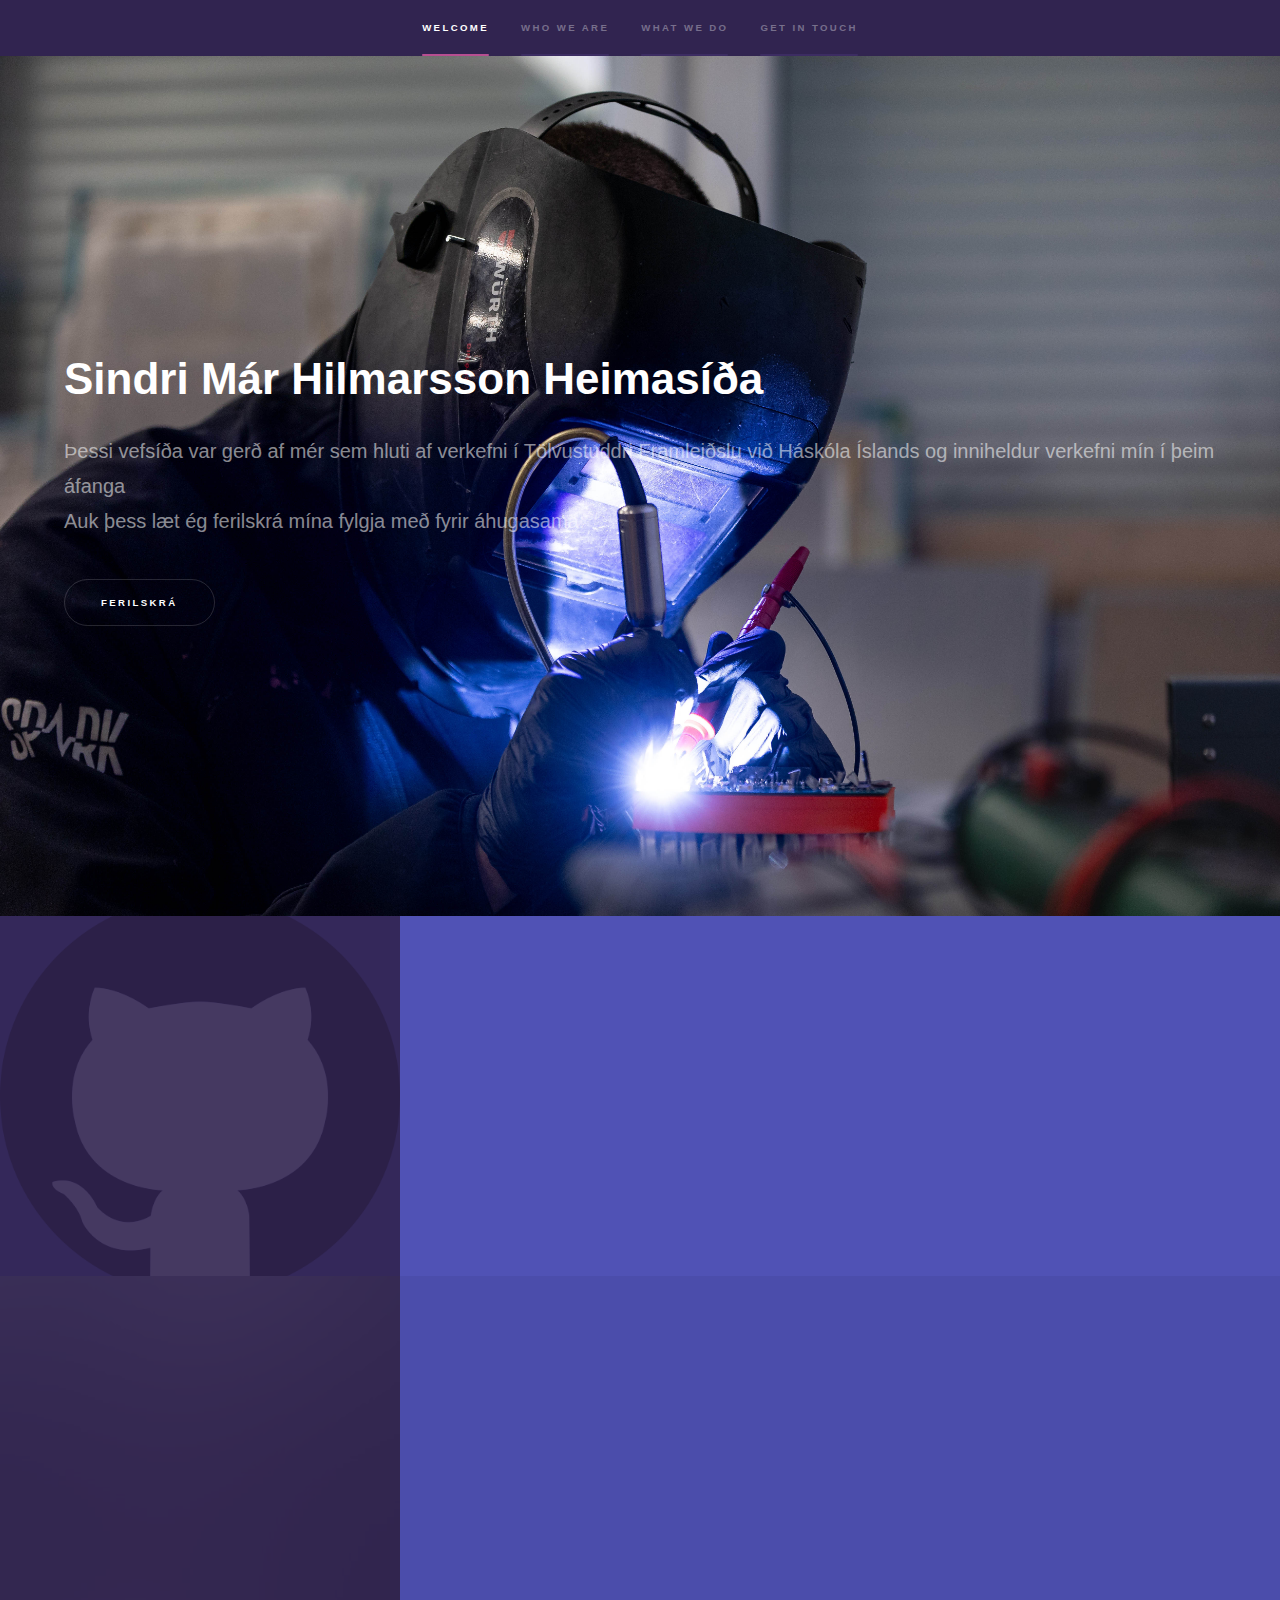
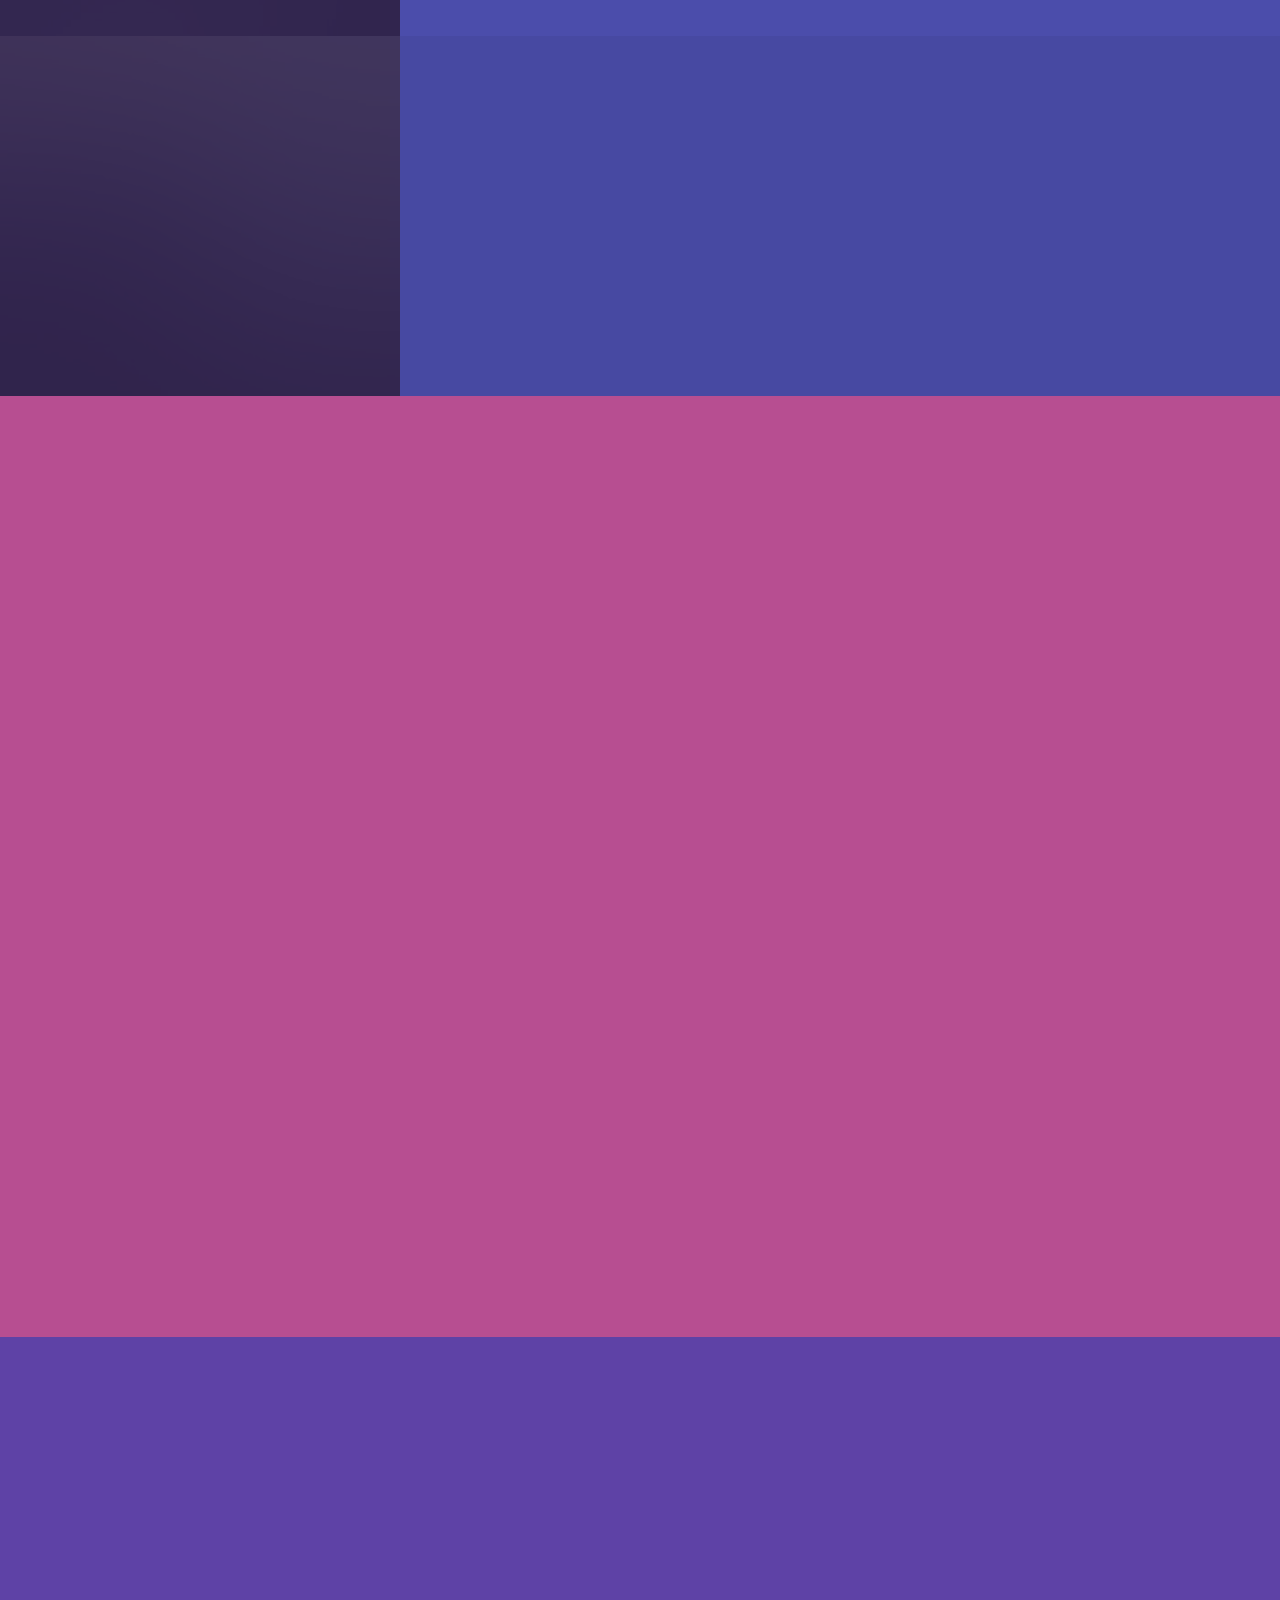
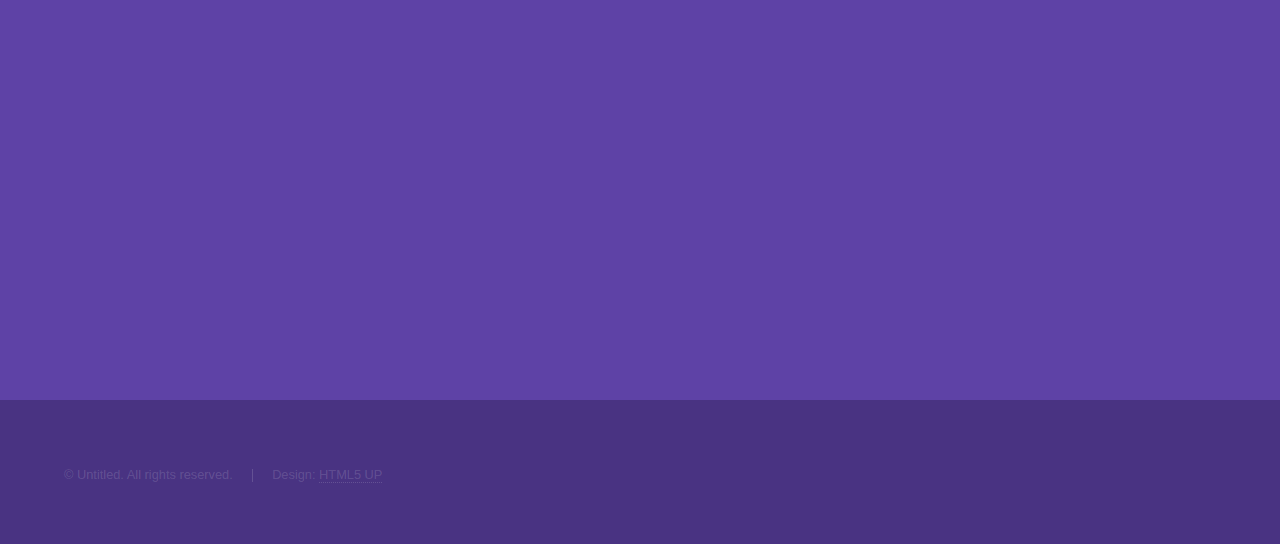
<file: index.html>
<!DOCTYPE HTML>
<!--
	Hyperspace by HTML5 UP
	html5up.net | @ajlkn
	Free for personal and commercial use under the CCA 3.0 license (html5up.net/license)
-->
<html>
	<head>
		<title>Hyperspace by HTML5 UP</title>
		<meta charset="utf-8" />
		<meta name="viewport" content="width=device-width, initial-scale=1, user-scalable=no" />
		<link rel="stylesheet" href="assets/css/main.css" />
		<noscript><link rel="stylesheet" href="assets/css/noscript.css" /></noscript>
	</head>
	<body class="is-preload">

		<!-- Sidebar -->
			<section id="sidebar">
				<div class="inner">
					<nav>
						<ul>
							<li><a href="#intro">Welcome</a></li>
							<li><a href="#one">Who we are</a></li>
							<li><a href="#two">What we do</a></li>
							<li><a href="#three">Get in touch</a></li>
						</ul>
					</nav>
				</div>
			</section>

		<!-- Wrapper -->
			<div id="wrapper">

				<!-- Intro -->
					<section id="intro" class="wrapper style1 fullscreen fade-up">
						<div class="inner">
							<h1>Sindri Már Hilmarsson Heimasíða</h1>
							<p>Þessi vefsíða var gerð af mér sem hluti af verkefni í Tölvustuddri Framleiðslu við Háskóla Íslands og inniheldur verkefni mín í þeim áfanga<br />
							Auk þess læt ég ferilskrá mína fylgja með fyrir áhugasama: </p>
							<ul class="actions">
								<li><a href="Other_Assets/cv.pdf" class="button">Ferilskrá</a></li>
							</ul>
						</div>
					</section>

				<!-- One -->
					<section id="one" class="wrapper style2 spotlights">
						<section>
							<a href="#" class="image"><img src="images/Github_Icon2.png" alt="" data-position="center center" /></a>
							<div class="content">
								<div class="inner">
									<h2>Uppsetning heimasíðu</h2>
									<p>Hversu erfitt er að setja upp og edita heimasíðu í Git með hjálp gervigreindar?</p>
									<ul class="actions">
										<li><a href="Verkefni1.html" class="button">Lesa</a></li>
									</ul>
								</div>
							</div>
						</section>
						<section>
							<a href="#" class="image"><img src="images/pic02.jpg" alt="" data-position="top center" /></a>
							<div class="content">
								<div class="inner">
									<h2>Límingarkassi fyrir batterí</h2>
									<p>Versta gerðin af verkefni, bæði leiðinlegt og erfitt.</p>
									<ul class="actions">
										<li><a href="Verkefni2.html" class="button">Learn more</a></li>
									</ul>
								</div>
							</div>
						</section>
						<section>
							<a href="#" class="image"><img src="images/pic03.jpg" alt="" data-position="25% 25%" /></a>
							<div class="content">
								<div class="inner">
									<h2>Ultricies aliquam</h2>
									<p>Phasellus convallis elit id ullamcorper pulvinar. Duis aliquam turpis mauris, eu ultricies erat malesuada quis. Aliquam dapibus.</p>
									<ul class="actions">
										<li><a href="generic.html" class="button">Learn more</a></li>
									</ul>
								</div>
							</div>
						</section>
					</section>

				<!-- Two -->
					<section id="two" class="wrapper style3 fade-up">
						<div class="inner">
							<h2>What we do</h2>
							<p>Phasellus convallis elit id ullamcorper pulvinar. Duis aliquam turpis mauris, eu ultricies erat malesuada quis. Aliquam dapibus, lacus eget hendrerit bibendum, urna est aliquam sem, sit amet imperdiet est velit quis lorem.</p>
							<div class="features">
								<section>
									<span class="icon solid major fa-code"></span>
									<h3>Lorem ipsum amet</h3>
									<p>Phasellus convallis elit id ullam corper amet et pulvinar. Duis aliquam turpis mauris, sed ultricies erat dapibus.</p>
								</section>
								<section>
									<span class="icon solid major fa-lock"></span>
									<h3>Aliquam sed nullam</h3>
									<p>Phasellus convallis elit id ullam corper amet et pulvinar. Duis aliquam turpis mauris, sed ultricies erat dapibus.</p>
								</section>
								<section>
									<span class="icon solid major fa-cog"></span>
									<h3>Sed erat ullam corper</h3>
									<p>Phasellus convallis elit id ullam corper amet et pulvinar. Duis aliquam turpis mauris, sed ultricies erat dapibus.</p>
								</section>
								<section>
									<span class="icon solid major fa-desktop"></span>
									<h3>Veroeros quis lorem</h3>
									<p>Phasellus convallis elit id ullam corper amet et pulvinar. Duis aliquam turpis mauris, sed ultricies erat dapibus.</p>
								</section>
								<section>
									<span class="icon solid major fa-link"></span>
									<h3>Urna quis bibendum</h3>
									<p>Phasellus convallis elit id ullam corper amet et pulvinar. Duis aliquam turpis mauris, sed ultricies erat dapibus.</p>
								</section>
								<section>
									<span class="icon major fa-gem"></span>
									<h3>Aliquam urna dapibus</h3>
									<p>Phasellus convallis elit id ullam corper amet et pulvinar. Duis aliquam turpis mauris, sed ultricies erat dapibus.</p>
								</section>
							</div>
							<ul class="actions">
								<li><a href="generic.html" class="button">Learn more</a></li>
							</ul>
						</div>
					</section>

				<!-- Three -->
					<section id="three" class="wrapper style1 fade-up">
						<div class="inner">
							<h2>Get in touch</h2>
							<p>Phasellus convallis elit id ullamcorper pulvinar. Duis aliquam turpis mauris, eu ultricies erat malesuada quis. Aliquam dapibus, lacus eget hendrerit bibendum, urna est aliquam sem, sit amet imperdiet est velit quis lorem.</p>
							<div class="split style1">
								<section>
									<form method="post" action="#">
										<div class="fields">
											<div class="field half">
												<label for="name">Name</label>
												<input type="text" name="name" id="name" />
											</div>
											<div class="field half">
												<label for="email">Email</label>
												<input type="text" name="email" id="email" />
											</div>
											<div class="field">
												<label for="message">Message</label>
												<textarea name="message" id="message" rows="5"></textarea>
											</div>
										</div>
										<ul class="actions">
											<li><a href="" class="button submit">Send Message</a></li>
										</ul>
									</form>
								</section>
								<section>
									<ul class="contact">
										<li>
											<h3>Address</h3>
											<span>12345 Somewhere Road #654<br />
											Nashville, TN 00000-0000<br />
											USA</span>
										</li>
										<li>
											<h3>Email</h3>
											<a href="#">user@untitled.tld</a>
										</li>
										<li>
											<h3>Phone</h3>
											<span>(000) 000-0000</span>
										</li>
										<li>
											<h3>Social</h3>
											<ul class="icons">
												<li><a href="#" class="icon brands fa-twitter"><span class="label">Twitter</span></a></li>
												<li><a href="#" class="icon brands fa-facebook-f"><span class="label">Facebook</span></a></li>
												<li><a href="#" class="icon brands fa-github"><span class="label">GitHub</span></a></li>
												<li><a href="#" class="icon brands fa-instagram"><span class="label">Instagram</span></a></li>
												<li><a href="#" class="icon brands fa-linkedin-in"><span class="label">LinkedIn</span></a></li>
											</ul>
										</li>
									</ul>
								</section>
							</div>
						</div>
					</section>

			</div>

		<!-- Footer -->
			<footer id="footer" class="wrapper style1-alt">
				<div class="inner">
					<ul class="menu">
						<li>&copy; Untitled. All rights reserved.</li><li>Design: <a href="http://html5up.net">HTML5 UP</a></li>
					</ul>
				</div>
			</footer>

		<!-- Scripts -->
			<script src="assets/js/jquery.min.js"></script>
			<script src="assets/js/jquery.scrollex.min.js"></script>
			<script src="assets/js/jquery.scrolly.min.js"></script>
			<script src="assets/js/browser.min.js"></script>
			<script src="assets/js/breakpoints.min.js"></script>
			<script src="assets/js/util.js"></script>
			<script src="assets/js/main.js"></script>

	</body>

</html>
</file>
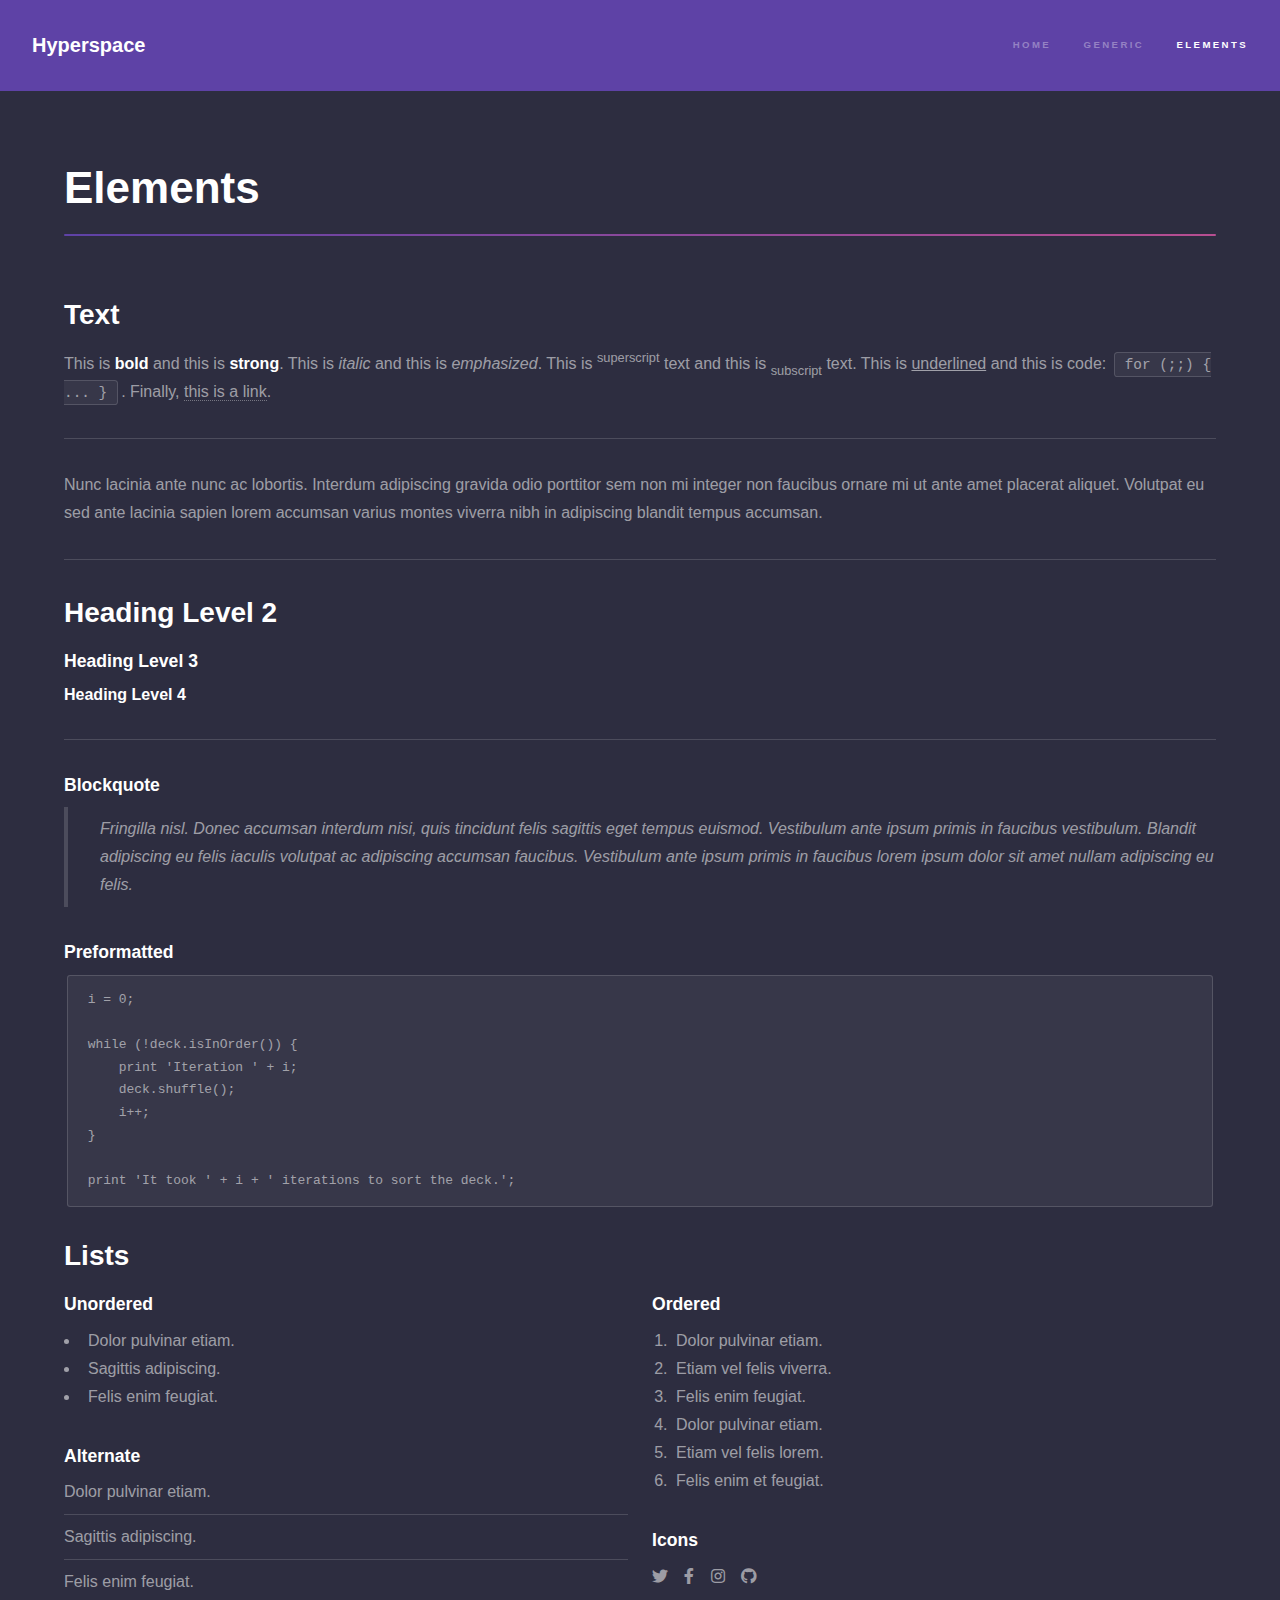
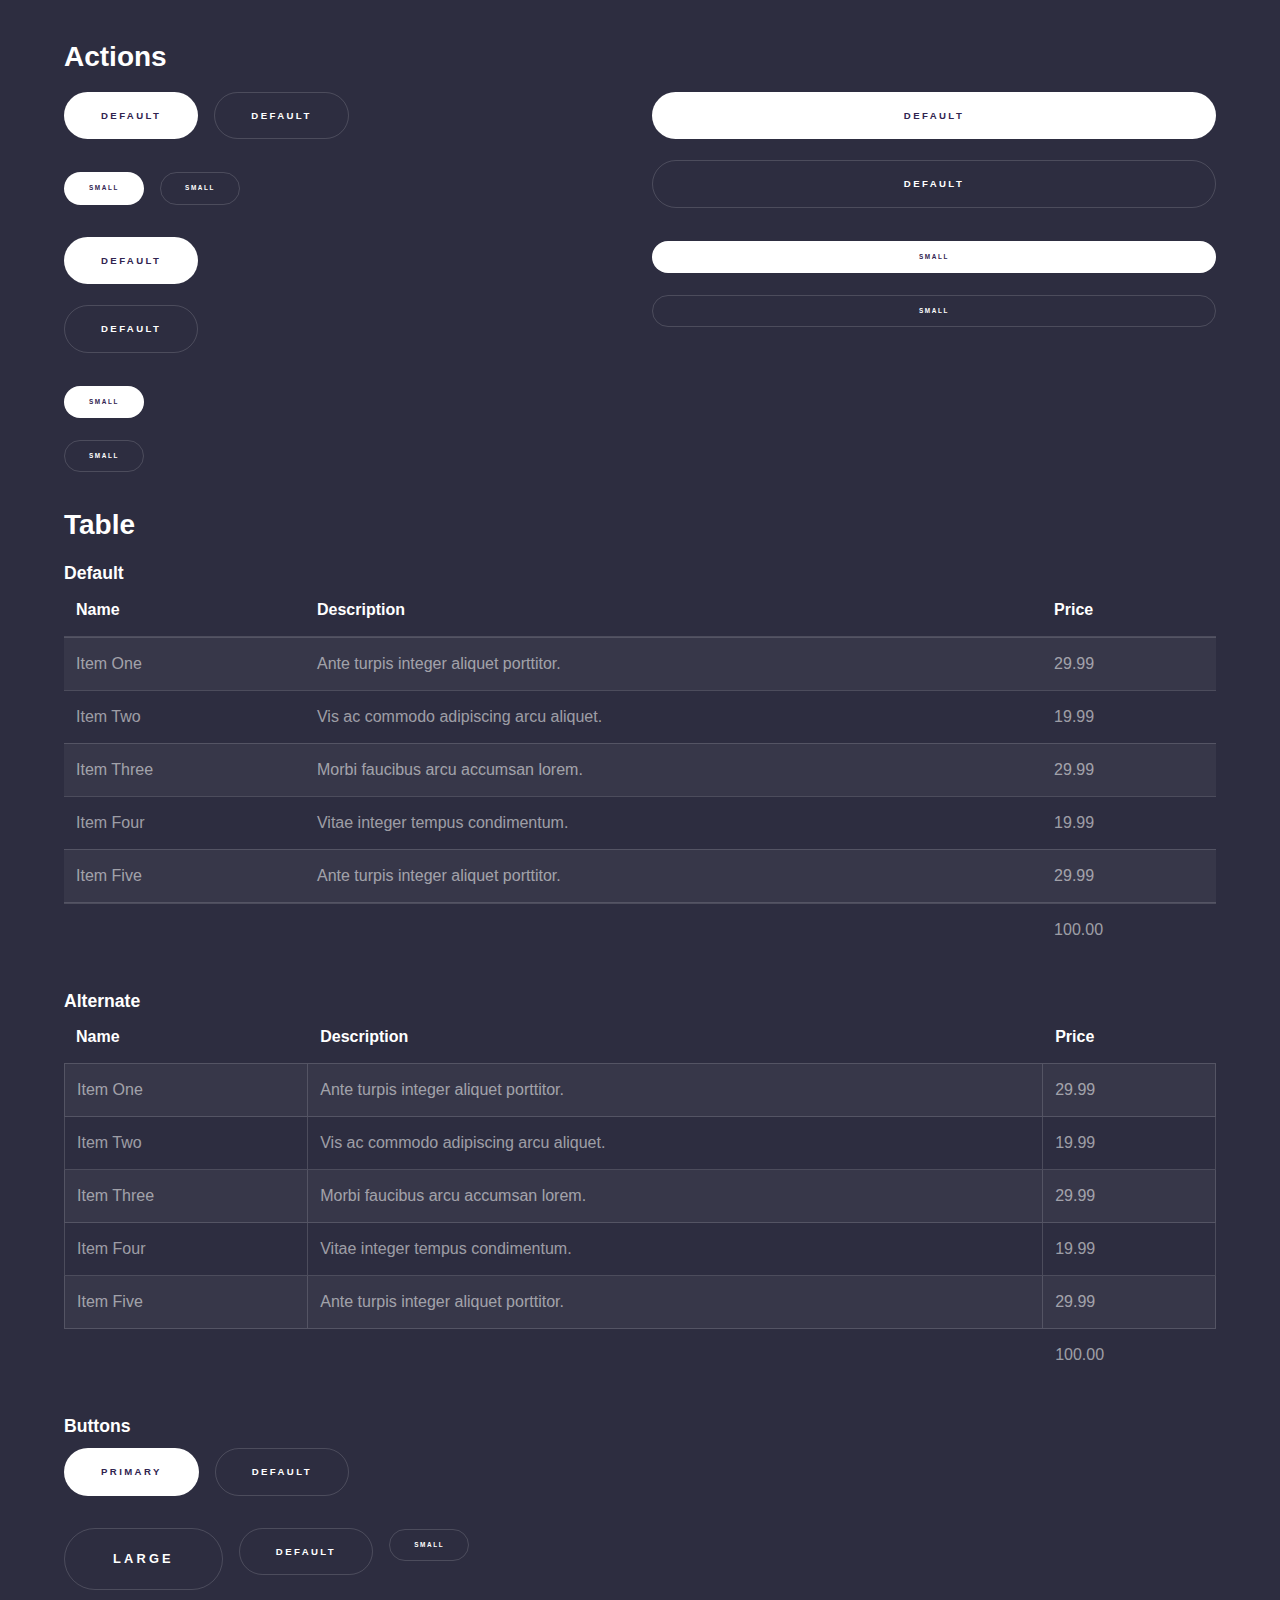
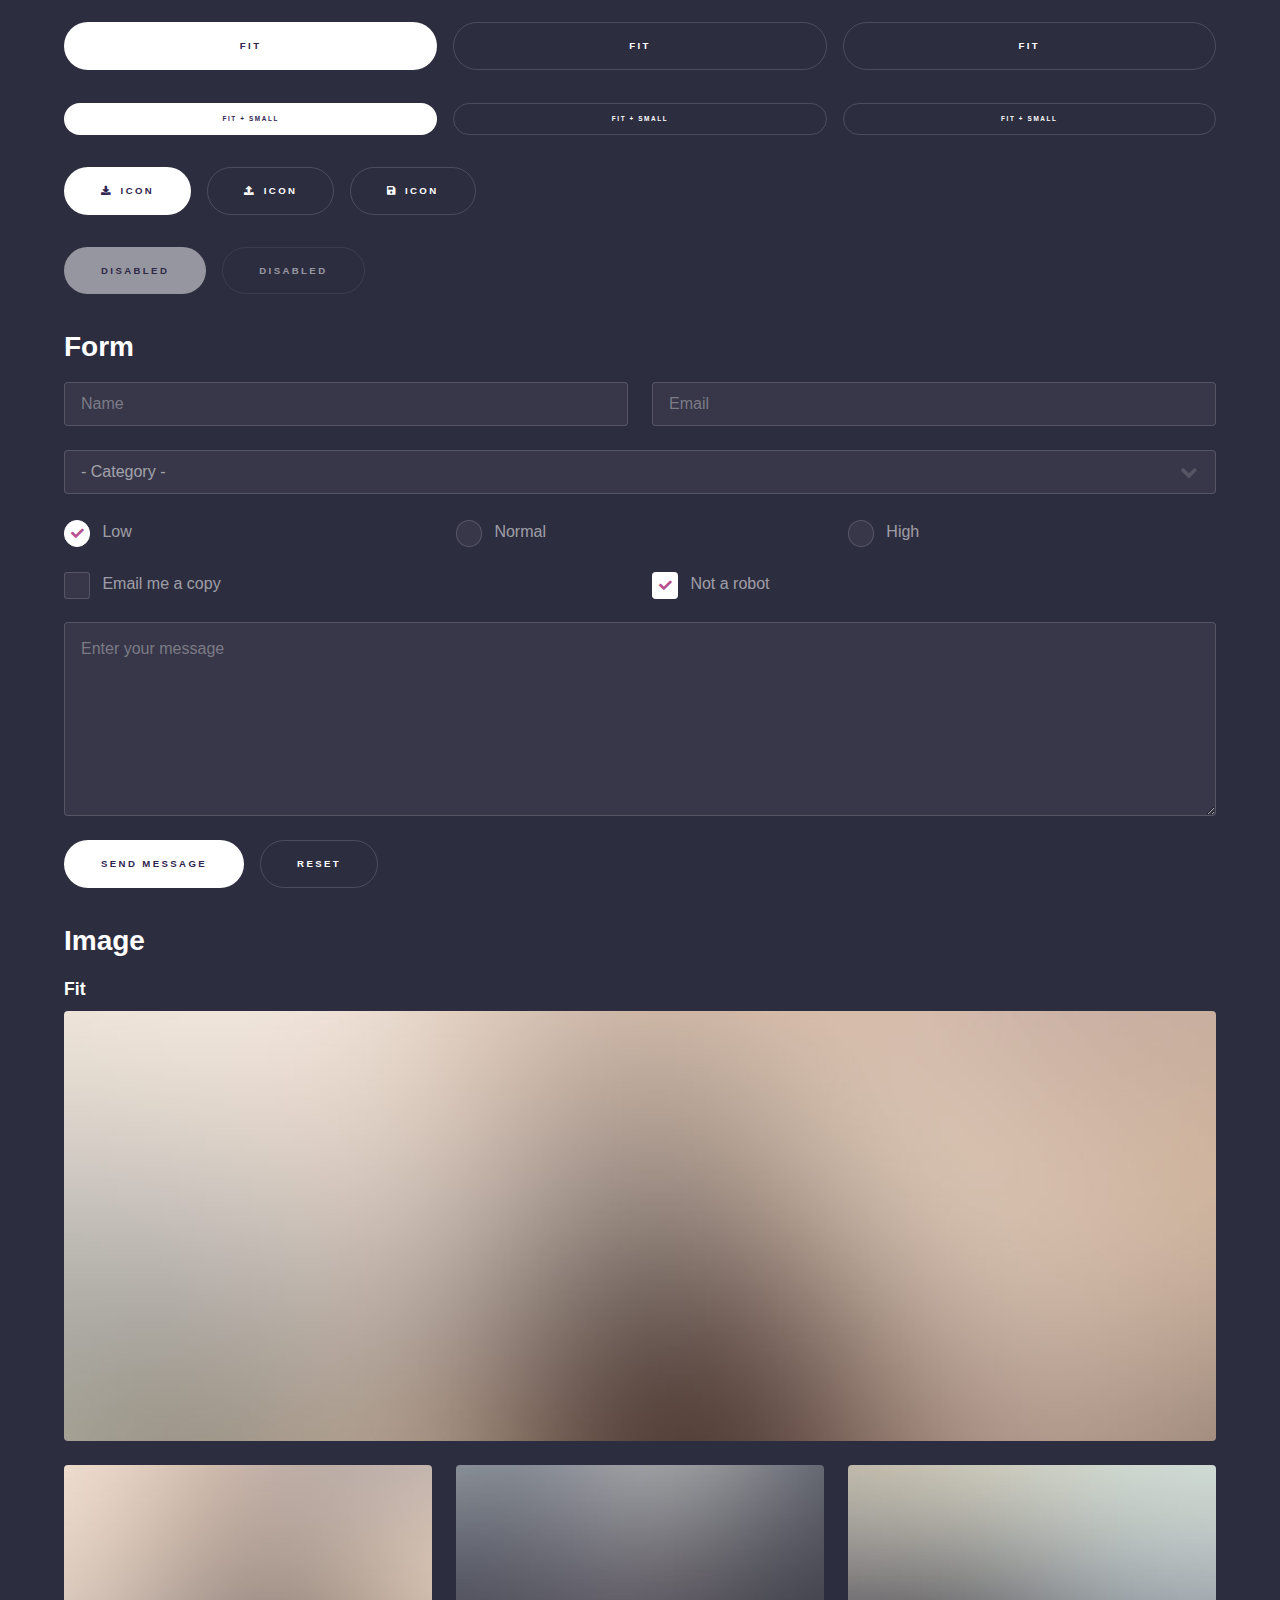
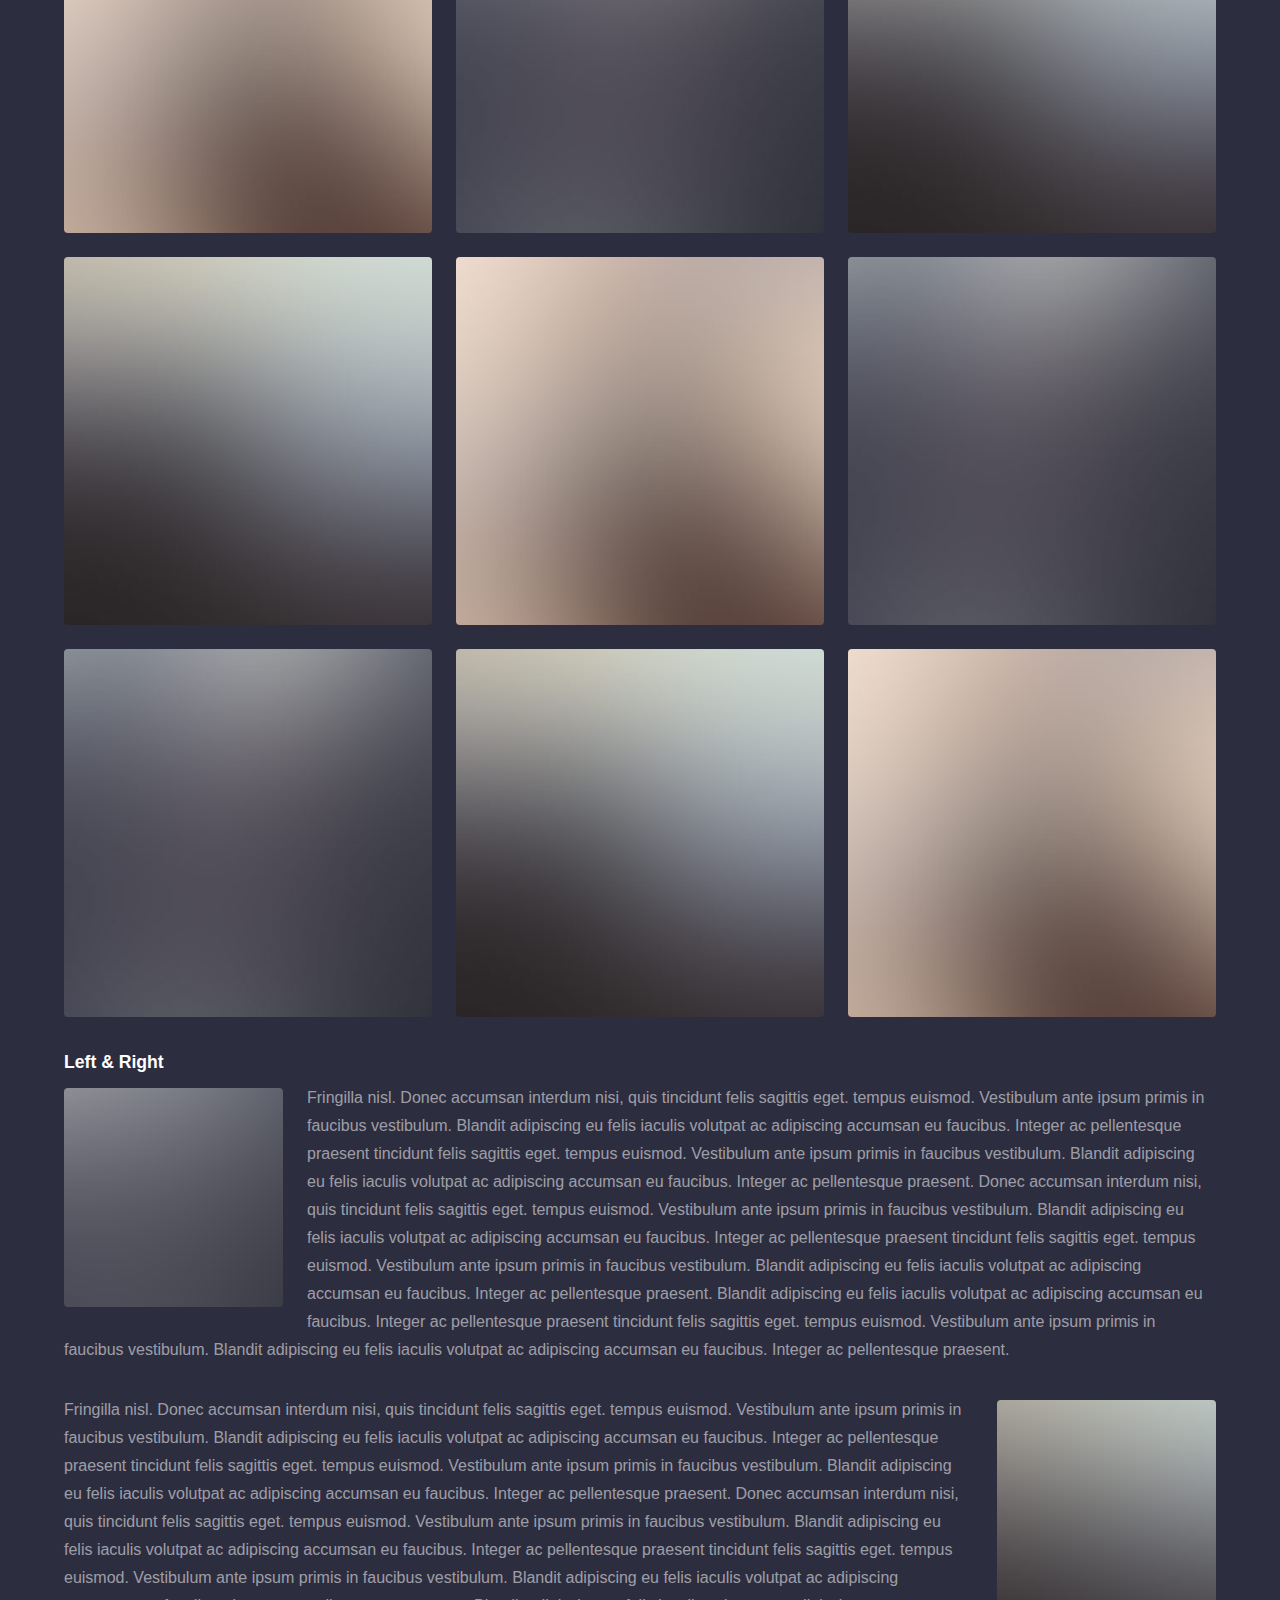
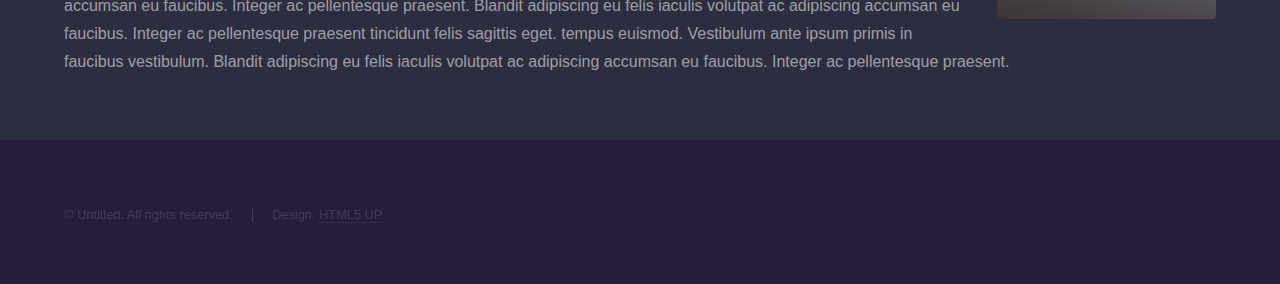
<file: elements.html>
<!DOCTYPE HTML>
<!--
	Hyperspace by HTML5 UP
	html5up.net | @ajlkn
	Free for personal and commercial use under the CCA 3.0 license (html5up.net/license)
-->
<html>
	<head>
		<title>Elements - Hyperspace by HTML5 UP</title>
		<meta charset="utf-8" />
		<meta name="viewport" content="width=device-width, initial-scale=1, user-scalable=no" />
		<link rel="stylesheet" href="assets/css/main.css" />
		<noscript><link rel="stylesheet" href="assets/css/noscript.css" /></noscript>
	</head>
	<body class="is-preload">

		<!-- Header -->
			<header id="header">
				<a href="index.html" class="title">Hyperspace</a>
				<nav>
					<ul>
						<li><a href="index.html">Home</a></li>
						<li><a href="generic.html">Generic</a></li>
						<li><a href="elements.html"  class="active">Elements</a></li>
					</ul>
				</nav>
			</header>

		<!-- Wrapper -->
			<div id="wrapper">

				<!-- Main -->
					<section id="main" class="wrapper">
						<div class="inner">
							<h1 class="major">Elements</h1>

							<!-- Text -->
								<section>
									<h2>Text</h2>
									<p>This is <b>bold</b> and this is <strong>strong</strong>. This is <i>italic</i> and this is <em>emphasized</em>.
									This is <sup>superscript</sup> text and this is <sub>subscript</sub> text.
									This is <u>underlined</u> and this is code: <code>for (;;) { ... }</code>. Finally, <a href="#">this is a link</a>.</p>
									<hr />
									<p>Nunc lacinia ante nunc ac lobortis. Interdum adipiscing gravida odio porttitor sem non mi integer non faucibus ornare mi ut ante amet placerat aliquet. Volutpat eu sed ante lacinia sapien lorem accumsan varius montes viverra nibh in adipiscing blandit tempus accumsan.</p>
									<hr />
									<h2>Heading Level 2</h2>
									<h3>Heading Level 3</h3>
									<h4>Heading Level 4</h4>
									<hr />
									<h3>Blockquote</h3>
									<blockquote>Fringilla nisl. Donec accumsan interdum nisi, quis tincidunt felis sagittis eget tempus euismod. Vestibulum ante ipsum primis in faucibus vestibulum. Blandit adipiscing eu felis iaculis volutpat ac adipiscing accumsan faucibus. Vestibulum ante ipsum primis in faucibus lorem ipsum dolor sit amet nullam adipiscing eu felis.</blockquote>
									<h3>Preformatted</h3>
									<pre><code>i = 0;

while (!deck.isInOrder()) {
    print 'Iteration ' + i;
    deck.shuffle();
    i++;
}

print 'It took ' + i + ' iterations to sort the deck.';</code></pre>
								</section>

							<!-- Lists -->
								<section>
									<h2>Lists</h2>
									<div class="row">
										<div class="col-6 col-12-medium">
											<h3>Unordered</h3>
											<ul>
												<li>Dolor pulvinar etiam.</li>
												<li>Sagittis adipiscing.</li>
												<li>Felis enim feugiat.</li>
											</ul>
											<h3>Alternate</h3>
											<ul class="alt">
												<li>Dolor pulvinar etiam.</li>
												<li>Sagittis adipiscing.</li>
												<li>Felis enim feugiat.</li>
											</ul>
										</div>
										<div class="col-6 col-12-medium">
											<h3>Ordered</h3>
											<ol>
												<li>Dolor pulvinar etiam.</li>
												<li>Etiam vel felis viverra.</li>
												<li>Felis enim feugiat.</li>
												<li>Dolor pulvinar etiam.</li>
												<li>Etiam vel felis lorem.</li>
												<li>Felis enim et feugiat.</li>
											</ol>
											<h3>Icons</h3>
											<ul class="icons">
												<li><a href="#" class="icon brands fa-twitter"><span class="label">Twitter</span></a></li>
												<li><a href="#" class="icon brands fa-facebook-f"><span class="label">Facebook</span></a></li>
												<li><a href="#" class="icon brands fa-instagram"><span class="label">Instagram</span></a></li>
												<li><a href="#" class="icon brands fa-github"><span class="label">Github</span></a></li>
											</ul>
										</div>
									</div>
									<h2>Actions</h2>
									<div class="row">
										<div class="col-6 col-12-medium">
											<ul class="actions">
												<li><a href="#" class="button primary">Default</a></li>
												<li><a href="#" class="button">Default</a></li>
											</ul>
											<ul class="actions small">
												<li><a href="#" class="button primary small">Small</a></li>
												<li><a href="#" class="button small">Small</a></li>
											</ul>
											<ul class="actions stacked">
												<li><a href="#" class="button primary">Default</a></li>
												<li><a href="#" class="button">Default</a></li>
											</ul>
											<ul class="actions stacked">
												<li><a href="#" class="button primary small">Small</a></li>
												<li><a href="#" class="button small">Small</a></li>
											</ul>
										</div>
										<div class="col-6 col-12-medium">
											<ul class="actions stacked">
												<li><a href="#" class="button primary fit">Default</a></li>
												<li><a href="#" class="button fit">Default</a></li>
											</ul>
											<ul class="actions stacked">
												<li><a href="#" class="button primary small fit">Small</a></li>
												<li><a href="#" class="button small fit">Small</a></li>
											</ul>
										</div>
									</div>
								</section>

							<!-- Table -->
								<section>
									<h2>Table</h2>
									<h3>Default</h3>
									<div class="table-wrapper">
										<table>
											<thead>
												<tr>
													<th>Name</th>
													<th>Description</th>
													<th>Price</th>
												</tr>
											</thead>
											<tbody>
												<tr>
													<td>Item One</td>
													<td>Ante turpis integer aliquet porttitor.</td>
													<td>29.99</td>
												</tr>
												<tr>
													<td>Item Two</td>
													<td>Vis ac commodo adipiscing arcu aliquet.</td>
													<td>19.99</td>
												</tr>
												<tr>
													<td>Item Three</td>
													<td> Morbi faucibus arcu accumsan lorem.</td>
													<td>29.99</td>
												</tr>
												<tr>
													<td>Item Four</td>
													<td>Vitae integer tempus condimentum.</td>
													<td>19.99</td>
												</tr>
												<tr>
													<td>Item Five</td>
													<td>Ante turpis integer aliquet porttitor.</td>
													<td>29.99</td>
												</tr>
											</tbody>
											<tfoot>
												<tr>
													<td colspan="2"></td>
													<td>100.00</td>
												</tr>
											</tfoot>
										</table>
									</div>

									<h3>Alternate</h3>
									<div class="table-wrapper">
										<table class="alt">
											<thead>
												<tr>
													<th>Name</th>
													<th>Description</th>
													<th>Price</th>
												</tr>
											</thead>
											<tbody>
												<tr>
													<td>Item One</td>
													<td>Ante turpis integer aliquet porttitor.</td>
													<td>29.99</td>
												</tr>
												<tr>
													<td>Item Two</td>
													<td>Vis ac commodo adipiscing arcu aliquet.</td>
													<td>19.99</td>
												</tr>
												<tr>
													<td>Item Three</td>
													<td> Morbi faucibus arcu accumsan lorem.</td>
													<td>29.99</td>
												</tr>
												<tr>
													<td>Item Four</td>
													<td>Vitae integer tempus condimentum.</td>
													<td>19.99</td>
												</tr>
												<tr>
													<td>Item Five</td>
													<td>Ante turpis integer aliquet porttitor.</td>
													<td>29.99</td>
												</tr>
											</tbody>
											<tfoot>
												<tr>
													<td colspan="2"></td>
													<td>100.00</td>
												</tr>
											</tfoot>
										</table>
									</div>
								</section>

							<!-- Buttons -->
								<section>
									<h3>Buttons</h3>
									<ul class="actions">
										<li><a href="#" class="button primary">Primary</a></li>
										<li><a href="#" class="button">Default</a></li>
									</ul>
									<ul class="actions">
										<li><a href="#" class="button large">Large</a></li>
										<li><a href="#" class="button">Default</a></li>
										<li><a href="#" class="button small">Small</a></li>
									</ul>
									<ul class="actions fit">
										<li><a href="#" class="button primary fit">Fit</a></li>
										<li><a href="#" class="button fit">Fit</a></li>
										<li><a href="#" class="button fit">Fit</a></li>
									</ul>
									<ul class="actions fit small">
										<li><a href="#" class="button primary fit small">Fit + Small</a></li>
										<li><a href="#" class="button fit small">Fit + Small</a></li>
										<li><a href="#" class="button fit small">Fit + Small</a></li>
									</ul>
									<ul class="actions">
										<li><a href="#" class="button primary icon solid fa-download">Icon</a></li>
										<li><a href="#" class="button icon solid fa-upload">Icon</a></li>
										<li><a href="#" class="button icon solid fa-save">Icon</a></li>
									</ul>
									<ul class="actions">
										<li><span class="button primary disabled">Disabled</span></li>
										<li><span class="button disabled">Disabled</span></li>
									</ul>
								</section>

							<!-- Form -->
								<section>
									<h2>Form</h2>
									<form method="post" action="#">
										<div class="row gtr-uniform">
											<div class="col-6 col-12-xsmall">
												<input type="text" name="demo-name" id="demo-name" value="" placeholder="Name" />
											</div>
											<div class="col-6 col-12-xsmall">
												<input type="email" name="demo-email" id="demo-email" value="" placeholder="Email" />
											</div>
											<div class="col-12">
												<select name="demo-category" id="demo-category">
													<option value="">- Category -</option>
													<option value="1">Manufacturing</option>
													<option value="1">Shipping</option>
													<option value="1">Administration</option>
													<option value="1">Human Resources</option>
												</select>
											</div>
											<div class="col-4 col-12-small">
												<input type="radio" id="demo-priority-low" name="demo-priority" checked>
												<label for="demo-priority-low">Low</label>
											</div>
											<div class="col-4 col-12-small">
												<input type="radio" id="demo-priority-normal" name="demo-priority">
												<label for="demo-priority-normal">Normal</label>
											</div>
											<div class="col-4 col-12-small">
												<input type="radio" id="demo-priority-high" name="demo-priority">
												<label for="demo-priority-high">High</label>
											</div>
											<div class="col-6 col-12-small">
												<input type="checkbox" id="demo-copy" name="demo-copy">
												<label for="demo-copy">Email me a copy</label>
											</div>
											<div class="col-6 col-12-small">
												<input type="checkbox" id="demo-human" name="demo-human" checked>
												<label for="demo-human">Not a robot</label>
											</div>
											<div class="col-12">
												<textarea name="demo-message" id="demo-message" placeholder="Enter your message" rows="6"></textarea>
											</div>
											<div class="col-12">
												<ul class="actions">
													<li><input type="submit" value="Send Message" class="primary" /></li>
													<li><input type="reset" value="Reset" /></li>
												</ul>
											</div>
										</div>
									</form>
								</section>

							<!-- Image -->
								<section>
									<h2>Image</h2>
									<h3>Fit</h3>
									<div class="box alt">
										<div class="row gtr-uniform">
											<div class="col-12"><span class="image fit"><img src="images/pic04.jpg" alt="" /></span></div>
											<div class="col-4"><span class="image fit"><img src="images/pic01.jpg" alt="" /></span></div>
											<div class="col-4"><span class="image fit"><img src="images/pic02.jpg" alt="" /></span></div>
											<div class="col-4"><span class="image fit"><img src="images/pic03.jpg" alt="" /></span></div>
											<div class="col-4"><span class="image fit"><img src="images/pic03.jpg" alt="" /></span></div>
											<div class="col-4"><span class="image fit"><img src="images/pic01.jpg" alt="" /></span></div>
											<div class="col-4"><span class="image fit"><img src="images/pic02.jpg" alt="" /></span></div>
											<div class="col-4"><span class="image fit"><img src="images/pic02.jpg" alt="" /></span></div>
											<div class="col-4"><span class="image fit"><img src="images/pic03.jpg" alt="" /></span></div>
											<div class="col-4"><span class="image fit"><img src="images/pic01.jpg" alt="" /></span></div>
										</div>
									</div>
									<h3>Left &amp; Right</h3>
									<p><span class="image left"><img src="images/pic05.jpg" alt="" /></span>Fringilla nisl. Donec accumsan interdum nisi, quis tincidunt felis sagittis eget. tempus euismod. Vestibulum ante ipsum primis in faucibus vestibulum. Blandit adipiscing eu felis iaculis volutpat ac adipiscing accumsan eu faucibus. Integer ac pellentesque praesent tincidunt felis sagittis eget. tempus euismod. Vestibulum ante ipsum primis in faucibus vestibulum. Blandit adipiscing eu felis iaculis volutpat ac adipiscing accumsan eu faucibus. Integer ac pellentesque praesent. Donec accumsan interdum nisi, quis tincidunt felis sagittis eget. tempus euismod. Vestibulum ante ipsum primis in faucibus vestibulum. Blandit adipiscing eu felis iaculis volutpat ac adipiscing accumsan eu faucibus. Integer ac pellentesque praesent tincidunt felis sagittis eget. tempus euismod. Vestibulum ante ipsum primis in faucibus vestibulum. Blandit adipiscing eu felis iaculis volutpat ac adipiscing accumsan eu faucibus. Integer ac pellentesque praesent. Blandit adipiscing eu felis iaculis volutpat ac adipiscing accumsan eu faucibus. Integer ac pellentesque praesent tincidunt felis sagittis eget. tempus euismod. Vestibulum ante ipsum primis in faucibus vestibulum. Blandit adipiscing eu felis iaculis volutpat ac adipiscing accumsan eu faucibus. Integer ac pellentesque praesent.</p>
									<p><span class="image right"><img src="images/pic06.jpg" alt="" /></span>Fringilla nisl. Donec accumsan interdum nisi, quis tincidunt felis sagittis eget. tempus euismod. Vestibulum ante ipsum primis in faucibus vestibulum. Blandit adipiscing eu felis iaculis volutpat ac adipiscing accumsan eu faucibus. Integer ac pellentesque praesent tincidunt felis sagittis eget. tempus euismod. Vestibulum ante ipsum primis in faucibus vestibulum. Blandit adipiscing eu felis iaculis volutpat ac adipiscing accumsan eu faucibus. Integer ac pellentesque praesent. Donec accumsan interdum nisi, quis tincidunt felis sagittis eget. tempus euismod. Vestibulum ante ipsum primis in faucibus vestibulum. Blandit adipiscing eu felis iaculis volutpat ac adipiscing accumsan eu faucibus. Integer ac pellentesque praesent tincidunt felis sagittis eget. tempus euismod. Vestibulum ante ipsum primis in faucibus vestibulum. Blandit adipiscing eu felis iaculis volutpat ac adipiscing accumsan eu faucibus. Integer ac pellentesque praesent. Blandit adipiscing eu felis iaculis volutpat ac adipiscing accumsan eu faucibus. Integer ac pellentesque praesent tincidunt felis sagittis eget. tempus euismod. Vestibulum ante ipsum primis in faucibus vestibulum. Blandit adipiscing eu felis iaculis volutpat ac adipiscing accumsan eu faucibus. Integer ac pellentesque praesent.</p>
								</section>

						</div>
					</section>

			</div>

		<!-- Footer -->
			<footer id="footer" class="wrapper alt">
				<div class="inner">
					<ul class="menu">
						<li>&copy; Untitled. All rights reserved.</li><li>Design: <a href="http://html5up.net">HTML5 UP</a></li>
					</ul>
				</div>
			</footer>

		<!-- Scripts -->
			<script src="assets/js/jquery.min.js"></script>
			<script src="assets/js/jquery.scrollex.min.js"></script>
			<script src="assets/js/jquery.scrolly.min.js"></script>
			<script src="assets/js/browser.min.js"></script>
			<script src="assets/js/breakpoints.min.js"></script>
			<script src="assets/js/util.js"></script>
			<script src="assets/js/main.js"></script>

	</body>
</html>
</file>
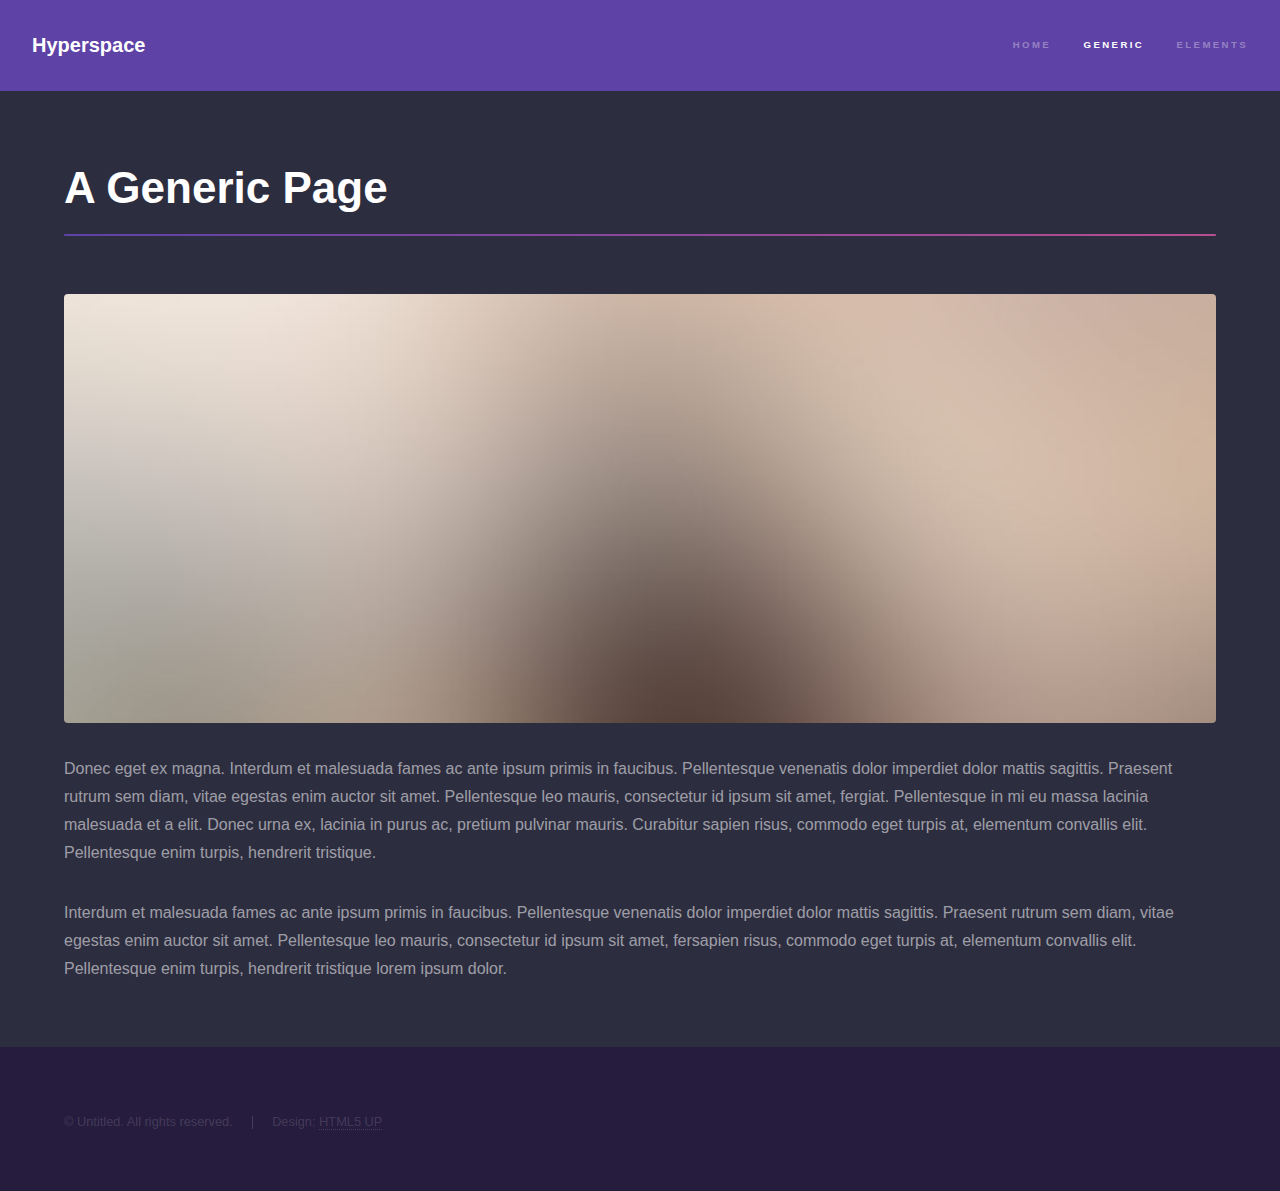
<file: generic.html>
<!DOCTYPE HTML>
<!--
	Hyperspace by HTML5 UP
	html5up.net | @ajlkn
	Free for personal and commercial use under the CCA 3.0 license (html5up.net/license)
-->
<html>
	<head>
		<title>Generic - Hyperspace by HTML5 UP</title>
		<meta charset="utf-8" />
		<meta name="viewport" content="width=device-width, initial-scale=1, user-scalable=no" />
		<link rel="stylesheet" href="assets/css/main.css" />
		<noscript><link rel="stylesheet" href="assets/css/noscript.css" /></noscript>
	</head>
	<body class="is-preload">

		<!-- Header -->
			<header id="header">
				<a href="index.html" class="title">Hyperspace</a>
				<nav>
					<ul>
						<li><a href="index.html">Home</a></li>
						<li><a href="generic.html" class="active">Generic</a></li>
						<li><a href="elements.html">Elements</a></li>
					</ul>
				</nav>
			</header>

		<!-- Wrapper -->
			<div id="wrapper">

				<!-- Main -->
					<section id="main" class="wrapper">
						<div class="inner">
							<h1 class="major">A Generic Page</h1>
							<span class="image fit"><img src="images/pic04.jpg" alt="" /></span>
							<p>Donec eget ex magna. Interdum et malesuada fames ac ante ipsum primis in faucibus. Pellentesque venenatis dolor imperdiet dolor mattis sagittis. Praesent rutrum sem diam, vitae egestas enim auctor sit amet. Pellentesque leo mauris, consectetur id ipsum sit amet, fergiat. Pellentesque in mi eu massa lacinia malesuada et a elit. Donec urna ex, lacinia in purus ac, pretium pulvinar mauris. Curabitur sapien risus, commodo eget turpis at, elementum convallis elit. Pellentesque enim turpis, hendrerit tristique.</p>
							<p>Interdum et malesuada fames ac ante ipsum primis in faucibus. Pellentesque venenatis dolor imperdiet dolor mattis sagittis. Praesent rutrum sem diam, vitae egestas enim auctor sit amet. Pellentesque leo mauris, consectetur id ipsum sit amet, fersapien risus, commodo eget turpis at, elementum convallis elit. Pellentesque enim turpis, hendrerit tristique lorem ipsum dolor.</p>
						</div>
					</section>

			</div>

		<!-- Footer -->
			<footer id="footer" class="wrapper alt">
				<div class="inner">
					<ul class="menu">
						<li>&copy; Untitled. All rights reserved.</li><li>Design: <a href="http://html5up.net">HTML5 UP</a></li>
					</ul>
				</div>
			</footer>

		<!-- Scripts -->
			<script src="assets/js/jquery.min.js"></script>
			<script src="assets/js/jquery.scrollex.min.js"></script>
			<script src="assets/js/jquery.scrolly.min.js"></script>
			<script src="assets/js/browser.min.js"></script>
			<script src="assets/js/breakpoints.min.js"></script>
			<script src="assets/js/util.js"></script>
			<script src="assets/js/main.js"></script>

	</body>
</html>
</file>
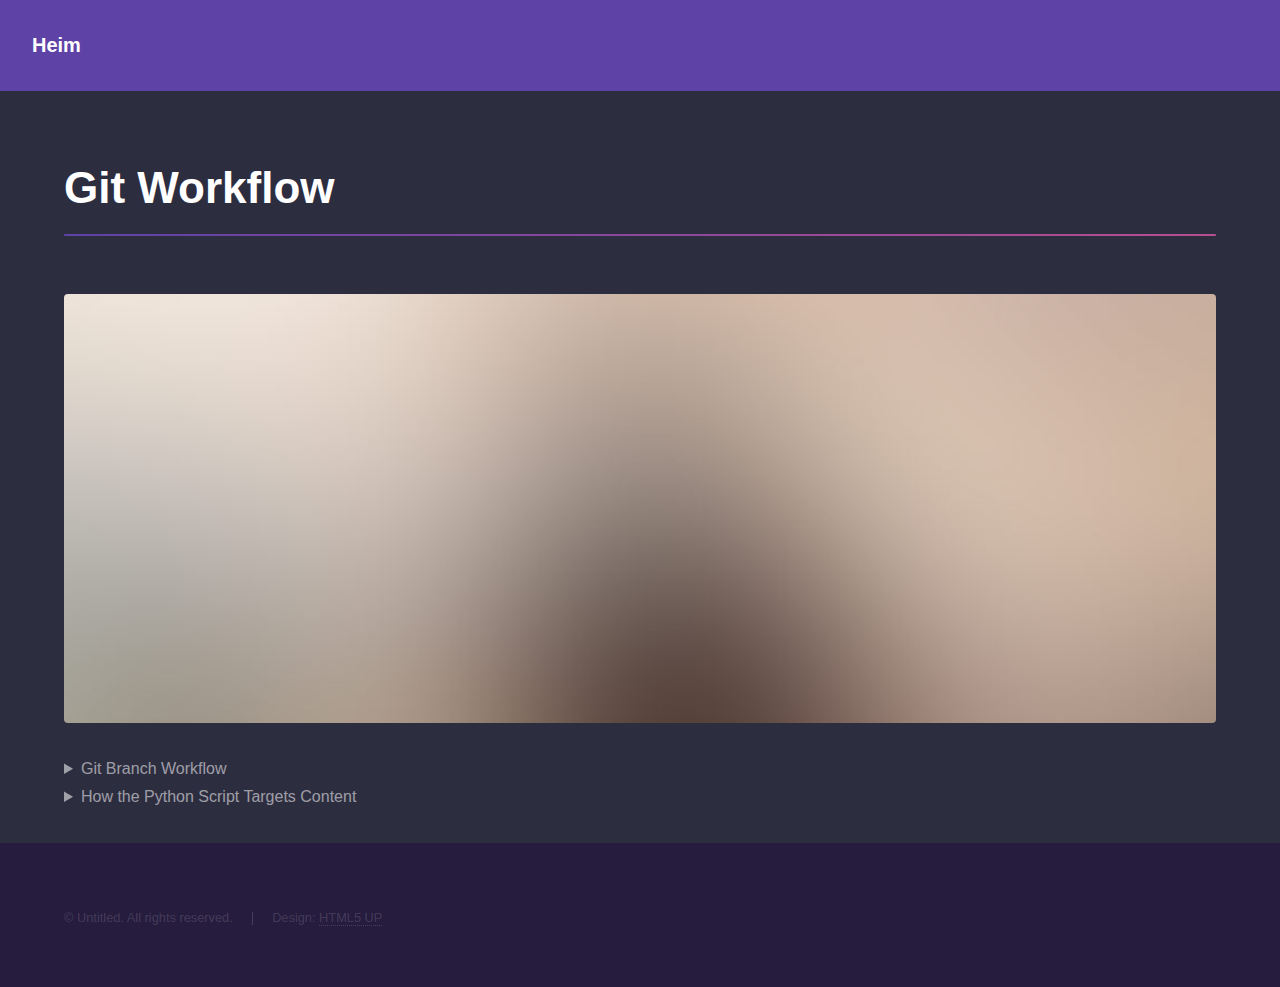
<file: privat.html>
<!DOCTYPE HTML>
<!--
	Hyperspace by HTML5 UP
	html5up.net | @ajlkn
	Free for personal and commercial use under the CCA 3.0 license (html5up.net/license)
-->
<html>
	<head>
		<title>Git Workflow</title>
		<meta charset="utf-8" />
		<meta name="viewport" content="width=device-width, initial-scale=1, user-scalable=no" />
		<link rel="stylesheet" href="assets/css/main.css" />
		<noscript><link rel="stylesheet" href="assets/css/noscript.css" /></noscript>
	</head>
	<body class="is-preload">

		<!-- Header -->
			<header id="header">
				<a href="index.html" class="title">Heim</a>
			</header>



		<!-- Wrapper -->
			<div id="wrapper">

				<!-- Main -->
					<section id="main" class="wrapper">
						<div class="inner">
							<h1 class="major">Git Workflow</h1>
							<span class="image fit"><img src="images/pic04.jpg" alt="" /></span>
							<details class="expandable">
								<summary>Git Branch Workflow</summary>
								<div class="expandable-content">
									<h2>Updating your Main Branch from a Feature Branch</h2>
									<p>Updating your <code>main</code> branch with changes from a feature branch (like <code>AI</code>) is a standard part of the Git workflow. Depending on whether you want a clean history or a detailed one, you have two primary options.</p>

									<h3>Option 1: The Standard Merge</h3>
									<p>This is the most common method. It preserves the history of your <code>AI</code> branch and adds a "merge commit" to the <code>main</code> branch.</p>
									<ol>
										<li><strong>Commit your changes</strong> on the <code>AI</code> branch:
											<pre><code>git add .
git commit -m "Describe your changes here"</code></pre>
										</li>
										<li><strong>Switch to the main branch</strong>:
											<pre><code>git checkout main</code></pre>
										</li>
										<li><strong>Pull the latest changes</strong> (always good practice to avoid conflicts):
											<pre><code>git pull origin main</code></pre>
										</li>
										<li><strong>Merge the AI branch</strong>:
											<pre><code>git merge AI</code></pre>
										</li>
										<li><strong>Push to the remote server</strong>:
											<pre><code>git push origin main</code></pre>
										</li>
									</ol>

									<hr />

									<h3>Option 2: The Rebase (For a Linear History)</h3>
									<p>If you want your commit history to look like a straight line without "merge bubbles," you can use rebase. This effectively moves your <code>AI</code> commits to the tip of the <code>main</code> branch.</p>
									<ol>
										<li><strong>While on the AI branch</strong>, pull the latest from main:
											<pre><code>git fetch origin
git rebase origin/main</code></pre>
										</li>
										<li><strong>Switch to main</strong>:
											<pre><code>git checkout main</code></pre>
										</li>
										<li><strong>Merge (it will be a "fast-forward")</strong>:
											<pre><code>git merge AI</code></pre>
										</li>
										<li><strong>Push</strong>:
											<pre><code>git push origin main</code></pre>
										</li>
									</ol>

									<hr />

									<h3>Which one should you choose?</h3>
									<table>
										<thead>
											<tr>
												<th>Feature</th>
												<th>Merge</th>
												<th>Rebase</th>
											</tr>
										</thead>
										<tbody>
											<tr>
												<td><strong>History</strong></td>
												<td>Traceable, shows exactly when branches joined.</td>
												<td>Clean, linear, and easy to read.</td>
											</tr>
											<tr>
												<td><strong>Complexity</strong></td>
												<td>Simple and safe.</td>
												<td>Can be tricky if multiple people work on the same branch.</td>
											</tr>
											<tr>
												<td><strong>Best For</strong></td>
												<td>Public projects and shared branches.</td>
												<td>Personal cleanup before pushing to a shared repo.</td>
											</tr>
										</tbody>
									</table>

									<blockquote>
										<strong>Pro Tip:</strong> If you encounter a "merge conflict," Git will pause and ask you to pick which code to keep. After you manually fix the files, you'll need to <code>git add</code> them and run <code>git commit</code> to finish the merge.
									</blockquote>
								</div>
							</details>
							<details class="expandable">
								<summary>How the Python Script Targets Content</summary>
								<div class="expandable-content">
									<h2>Controlling Insertion Location</h2>
									<p>The script controls where text is inserted using <strong>CSS Selectors</strong>. It does not look for HTML comments or special syntax markers.</p>
									<p>When you run the script, the third argument you provide (e.g., <code>"#main .inner"</code>) is passed to the BeautifulSoup library, which searches the HTML structure for the first element that matches that specific pattern.</p>
									<h3>Examples of Selectors</h3>
									<ul>
										<li><code>#main</code>: Targets the element with <code>id="main"</code>.</li>
										<li><code>.content</code>: Targets the first element with <code>class="content"</code>.</li>
										<li><code>section#one .inner</code>: Targets an element with class <code>inner</code> that is inside a <code>section</code> with id <code>one</code>.</li>
									</ul>
									<h3>Behavior</h3>
									<p>The script finds the <strong>first</strong> match for your selector. If you use the <code>--clear-selector</code> flag (e.g., <code>--clear-selector "p"</code>), it will first remove specific elements inside that target before appending your new Markdown content.</p>
									<pre><code># Example: Insert into the "Get in touch" section
python update_verkefni2.py input.md index.html "#three .inner"</code></pre>
								</div>
							</details>
						</div>
					</section>

			</div>


		<!-- Footer -->
			<footer id="footer" class="wrapper alt">
				<div class="inner">
					<ul class="menu">
						<li>&copy; Untitled. All rights reserved.</li><li>Design: <a href="http://html5up.net">HTML5 UP</a></li>
					</ul>
				</div>
			</footer>

		<!-- Scripts -->
			<script src="assets/js/jquery.min.js"></script>
			<script src="assets/js/jquery.scrollex.min.js"></script>
			<script src="assets/js/jquery.scrolly.min.js"></script>
			<script src="assets/js/browser.min.js"></script>
			<script src="assets/js/breakpoints.min.js"></script>
			<script src="assets/js/util.js"></script>
			<script src="assets/js/main.js"></script>

	</body>
</html>
</file>
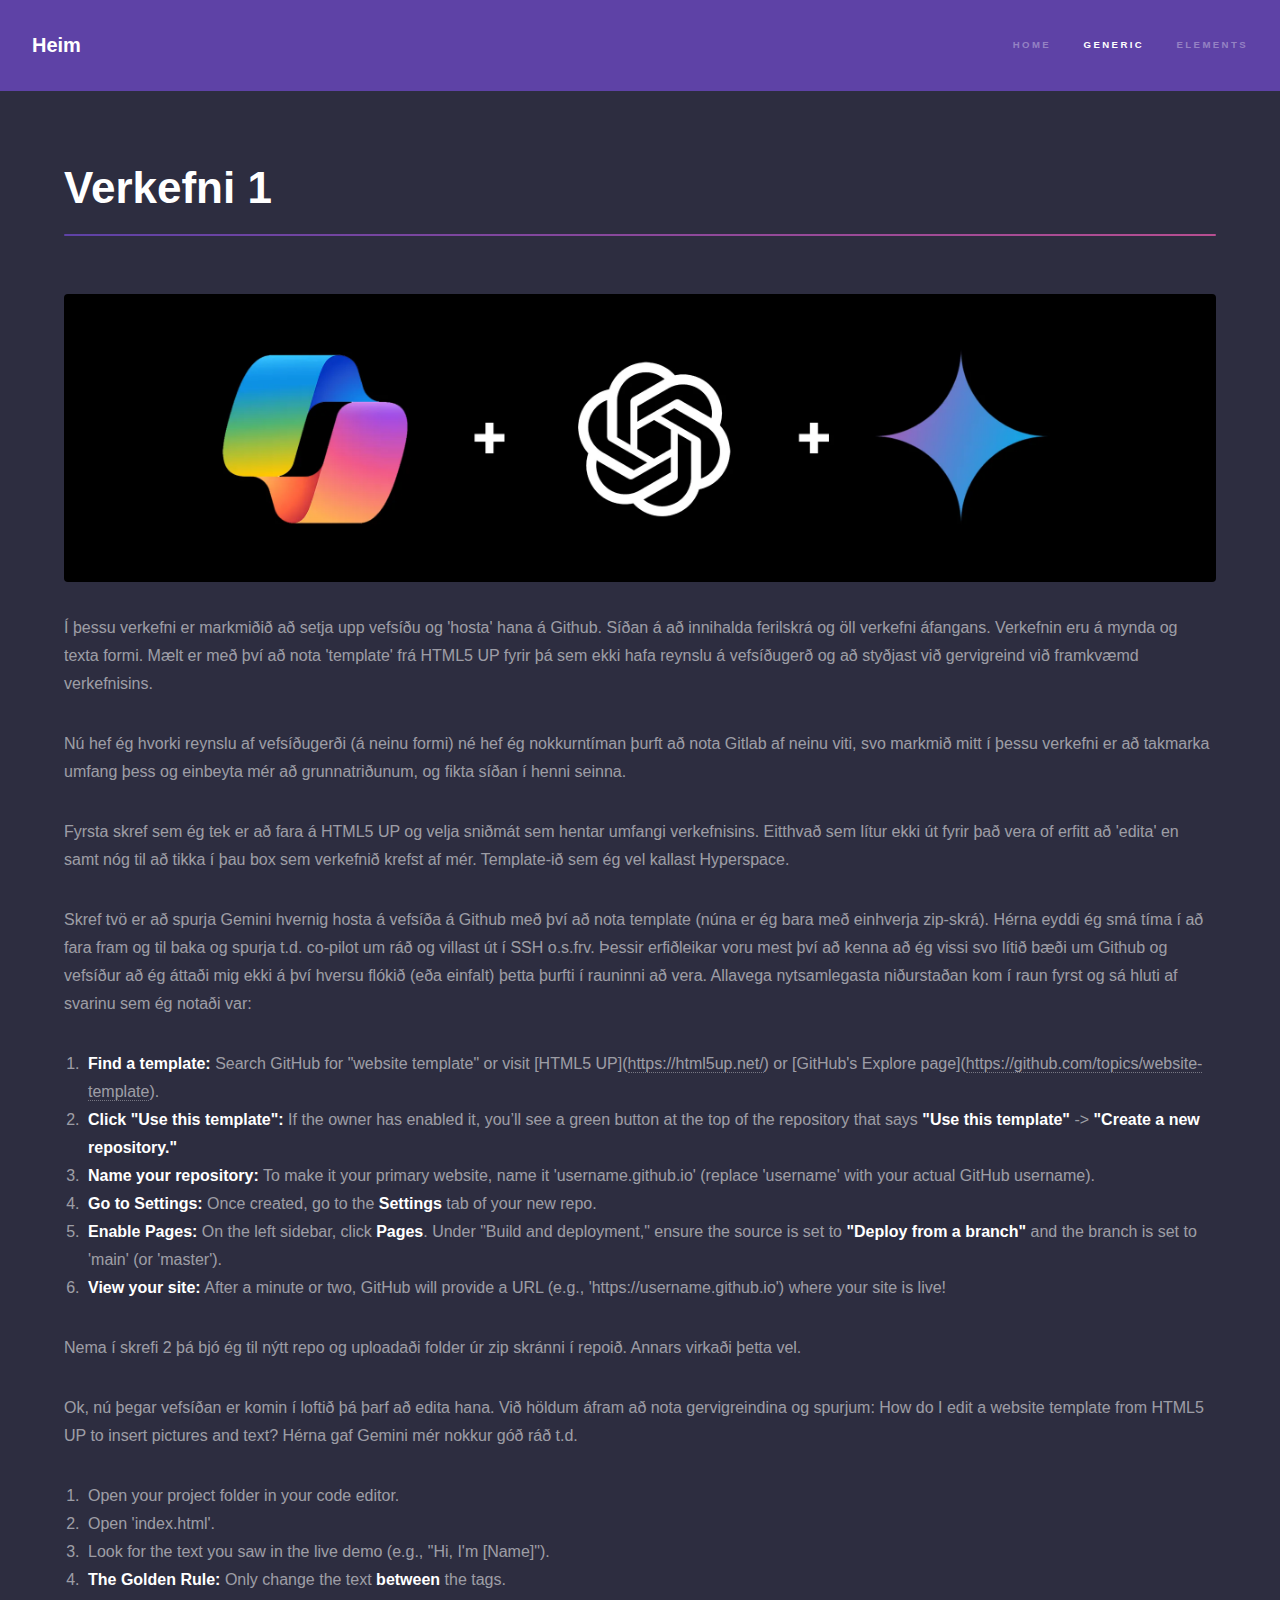
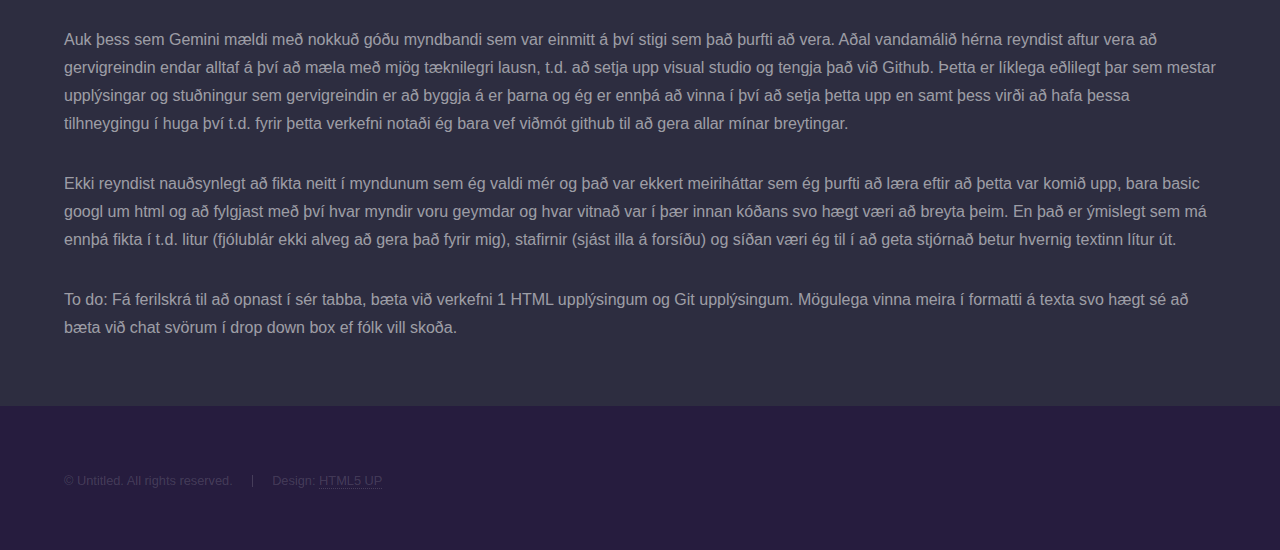
<file: Verkefni1.html>
<!DOCTYPE HTML>
<!--
	Hyperspace by HTML5 UP
	html5up.net | @ajlkn
	Free for personal and commercial use under the CCA 3.0 license (html5up.net/license)
-->
<html>
	<head>
		<title>Generic - Hyperspace by HTML5 UP</title>
		<meta charset="utf-8" />
		<meta name="viewport" content="width=device-width, initial-scale=1, user-scalable=no" />
		<link rel="stylesheet" href="assets/css/main.css" />
		<noscript><link rel="stylesheet" href="assets/css/noscript.css" /></noscript>
	</head>
	<body class="is-preload">

		<!-- Header -->
			<header id="header">
				<a href="index.html" class="title">Heim</a>
				<nav>
					<ul>
						<li><a href="index.html">Home</a></li>
						<li><a href="generic.html" class="active">Generic</a></li>
						<li><a href="elements.html">Elements</a></li>
					</ul>
				</nav>
			</header>

		<!-- Wrapper -->
			<div id="wrapper">

				<!-- Main -->
					<section id="main" class="wrapper">
						<div class="inner">
							<h1 class="major">Verkefni 1</h1>
							<span class="image fit"><img src="images/EH.jpg" alt="" /></span>
							<p>Í þessu verkefni er markmiðið að setja upp vefsíðu og 'hosta' hana á Github. Síðan á að innihalda ferilskrá og öll verkefni áfangans. Verkefnin eru á mynda og texta formi. Mælt er með því að nota 'template' frá HTML5 UP fyrir þá sem ekki hafa reynslu á vefsíðugerð og að styðjast við gervigreind við framkvæmd verkefnisins.</p>
							<p>Nú hef ég hvorki reynslu af vefsíðugerði (á neinu formi) né hef ég nokkurntíman þurft að nota Gitlab af neinu viti, svo markmið mitt í þessu verkefni er að takmarka umfang þess og einbeyta mér að grunnatriðunum, og fikta síðan í henni seinna.</p>
							<p>Fyrsta skref sem ég tek er að fara á HTML5 UP og velja sniðmát sem hentar umfangi verkefnisins. Eitthvað sem lítur ekki út fyrir það vera of erfitt að 'edita' en samt nóg til að tikka í þau box sem verkefnið krefst af mér. Template-ið sem ég vel kallast Hyperspace. </p>
							<p>Skref tvö er að spurja Gemini hvernig hosta á vefsíða á Github með því að nota template (núna er ég bara með einhverja zip-skrá). Hérna eyddi ég smá tíma í að fara fram og til baka og spurja t.d. co-pilot um ráð og villast út í SSH o.s.frv. Þessir erfiðleikar voru mest því að kenna að ég vissi svo lítið bæði um Github og 
								vefsíður að ég áttaði mig ekki á því hversu flókið (eða einfalt) þetta þurfti í rauninni að vera. Allavega nytsamlegasta niðurstaðan kom í raun fyrst og sá hluti af svarinu sem ég notaði var: </p>
							<ol>
								<li><b>Find a template:</b> Search GitHub for "website template" or visit [HTML5 UP](<a>https://html5up.net/</a>) or [GitHub's Explore page](<a>https://github.com/topics/website-template</a>).</li>
								<li><b>Click "Use this template":</b> If the owner has enabled it, you’ll see a green button at the top of the repository that says <b>"Use this template"</b> -> <b>"Create a new repository."</b></li>
								<li><b>Name your repository:</b> To make it your primary website, name it 'username.github.io' (replace 'username' with your actual GitHub username).</li>
								<li><b>Go to Settings:</b> Once created, go to the <b>Settings</b> tab of your new repo.</li>
								<li><b>Enable Pages:</b> On the left sidebar, click <b>Pages</b>. Under "Build and deployment," ensure the source is set to <b>"Deploy from a branch"</b> and the branch is set to 'main' (or 'master').</li>
								<li><b>View your site:</b> After a minute or two, GitHub will provide a URL (e.g., 'https://username.github.io') where your site is live!</li>
							</ol>
							<p>Nema í skrefi 2 þá bjó ég til nýtt repo og uploadaði folder úr zip skránni í repoið. Annars virkaði þetta vel.</p>
							<p>Ok, nú þegar vefsíðan er komin í loftið þá þarf að edita hana. Við höldum áfram að nota gervigreindina og spurjum: How do I edit a website template from HTML5 UP to insert pictures and text? Hérna gaf Gemini mér nokkur góð ráð t.d.</p>
							<ol>
								<li>Open your project folder in your code editor.</li>
								<li>Open 'index.html'.</li>
								<li>Look for the text you saw in the live demo (e.g., "Hi, I'm [Name]").</li>
								<li><b>The Golden Rule:</b> Only change the text <b>between</b> the tags.</li>
							</ol>
							<p>Auk þess sem Gemini mældi með nokkuð góðu myndbandi sem var einmitt á því stigi sem það þurfti að vera. Aðal vandamálið hérna reyndist aftur vera að gervigreindin endar alltaf á því að mæla með mjög tæknilegri lausn, t.d. að setja upp visual studio og tengja það við Github. Þetta er líklega eðlilegt þar sem mestar upplýsingar
								og stuðningur sem gervigreindin er að byggja á er þarna og ég er ennþá að vinna í því að setja þetta upp en samt þess virði að hafa þessa tilhneygingu í huga því t.d. fyrir þetta verkefni notaði ég bara vef viðmót github til að gera allar mínar breytingar. </p>
							<p>Ekki reyndist nauðsynlegt að fikta neitt í myndunum sem ég valdi mér og það var ekkert meiriháttar sem ég þurfti að læra eftir að þetta var komið upp, bara basic googl um html og að fylgjast með því hvar myndir voru geymdar og hvar vitnað var í þær innan kóðans svo hægt væri að breyta þeim. En það er ýmislegt sem má ennþá fikta
								í t.d. litur (fjólublár ekki alveg að gera það fyrir mig), stafirnir (sjást illa á forsíðu) og síðan væri ég til í að geta stjórnað betur hvernig textinn lítur út.</p>
							<p>To do: Fá ferilskrá til að opnast í sér tabba, bæta við verkefni 1 HTML upplýsingum og Git upplýsingum. Mögulega vinna meira í formatti á texta svo hægt sé að bæta við chat svörum í drop down box ef fólk vill skoða.</p>
						</div>
					</section>

			</div>

		<!-- Footer -->
			<footer id="footer" class="wrapper alt">
				<div class="inner">
					<ul class="menu">
						<li>&copy; Untitled. All rights reserved.</li><li>Design: <a href="http://html5up.net">HTML5 UP</a></li>
					</ul>
				</div>
			</footer>

		<!-- Scripts -->
			<script src="assets/js/jquery.min.js"></script>
			<script src="assets/js/jquery.scrollex.min.js"></script>
			<script src="assets/js/jquery.scrolly.min.js"></script>
			<script src="assets/js/browser.min.js"></script>
			<script src="assets/js/breakpoints.min.js"></script>
			<script src="assets/js/util.js"></script>
			<script src="assets/js/main.js"></script>

	</body>
</html>
</file>
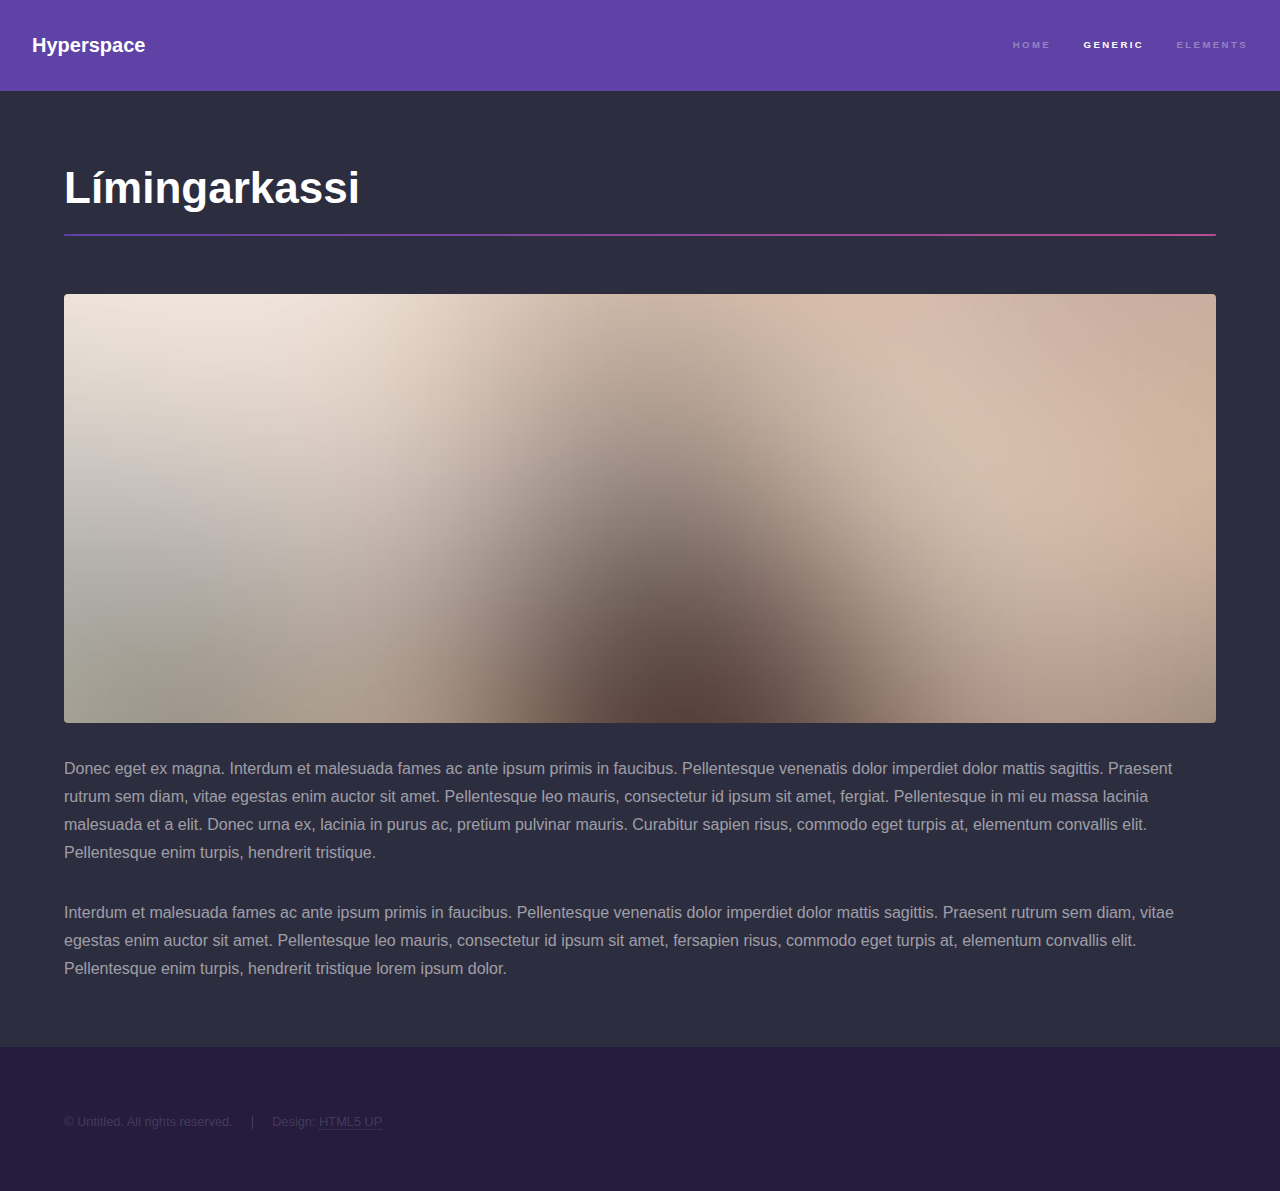
<file: Verkefni2.html>
<!DOCTYPE HTML>
<!--
	Hyperspace by HTML5 UP
	html5up.net | @ajlkn
	Free for personal and commercial use under the CCA 3.0 license (html5up.net/license)
-->
<html>
	<head>
		<title>Límingarkassinn</title>
		<meta charset="utf-8" />
		<meta name="viewport" content="width=device-width, initial-scale=1, user-scalable=no" />
		<link rel="stylesheet" href="assets/css/main.css" />
		<noscript><link rel="stylesheet" href="assets/css/noscript.css" /></noscript>
	</head>
	<body class="is-preload">

		<!-- Header -->
			<header id="header">
				<a href="index.html" class="title">Hyperspace</a>
				<nav>
					<ul>
						<li><a href="index.html">Home</a></li>
						<li><a href="generic.html" class="active">Generic</a></li>
						<li><a href="elements.html">Elements</a></li>
					</ul>
				</nav>
			</header>

		<!-- Wrapper -->
			<div id="wrapper">

				<!-- Main -->
					<section id="main" class="wrapper">
						<div class="inner">
							<h1 class="major">Límingarkassi</h1>
							<span class="image fit"><img src="images/pic04.jpg" alt="" /></span>
							<p>Donec eget ex magna. Interdum et malesuada fames ac ante ipsum primis in faucibus. Pellentesque venenatis dolor imperdiet dolor mattis sagittis. Praesent rutrum sem diam, vitae egestas enim auctor sit amet. Pellentesque leo mauris, consectetur id ipsum sit amet, fergiat. Pellentesque in mi eu massa lacinia malesuada et a elit. Donec urna ex, lacinia in purus ac, pretium pulvinar mauris. Curabitur sapien risus, commodo eget turpis at, elementum convallis elit. Pellentesque enim turpis, hendrerit tristique.</p>
							<p>Interdum et malesuada fames ac ante ipsum primis in faucibus. Pellentesque venenatis dolor imperdiet dolor mattis sagittis. Praesent rutrum sem diam, vitae egestas enim auctor sit amet. Pellentesque leo mauris, consectetur id ipsum sit amet, fersapien risus, commodo eget turpis at, elementum convallis elit. Pellentesque enim turpis, hendrerit tristique lorem ipsum dolor.</p>
						</div>
					</section>

			</div>

		<!-- Footer -->
			<footer id="footer" class="wrapper alt">
				<div class="inner">
					<ul class="menu">
						<li>&copy; Untitled. All rights reserved.</li><li>Design: <a href="http://html5up.net">HTML5 UP</a></li>
					</ul>
				</div>
			</footer>

		<!-- Scripts -->
			<script src="assets/js/jquery.min.js"></script>
			<script src="assets/js/jquery.scrollex.min.js"></script>
			<script src="assets/js/jquery.scrolly.min.js"></script>
			<script src="assets/js/browser.min.js"></script>
			<script src="assets/js/breakpoints.min.js"></script>
			<script src="assets/js/util.js"></script>
			<script src="assets/js/main.js"></script>

	</body>
</html>
</file>
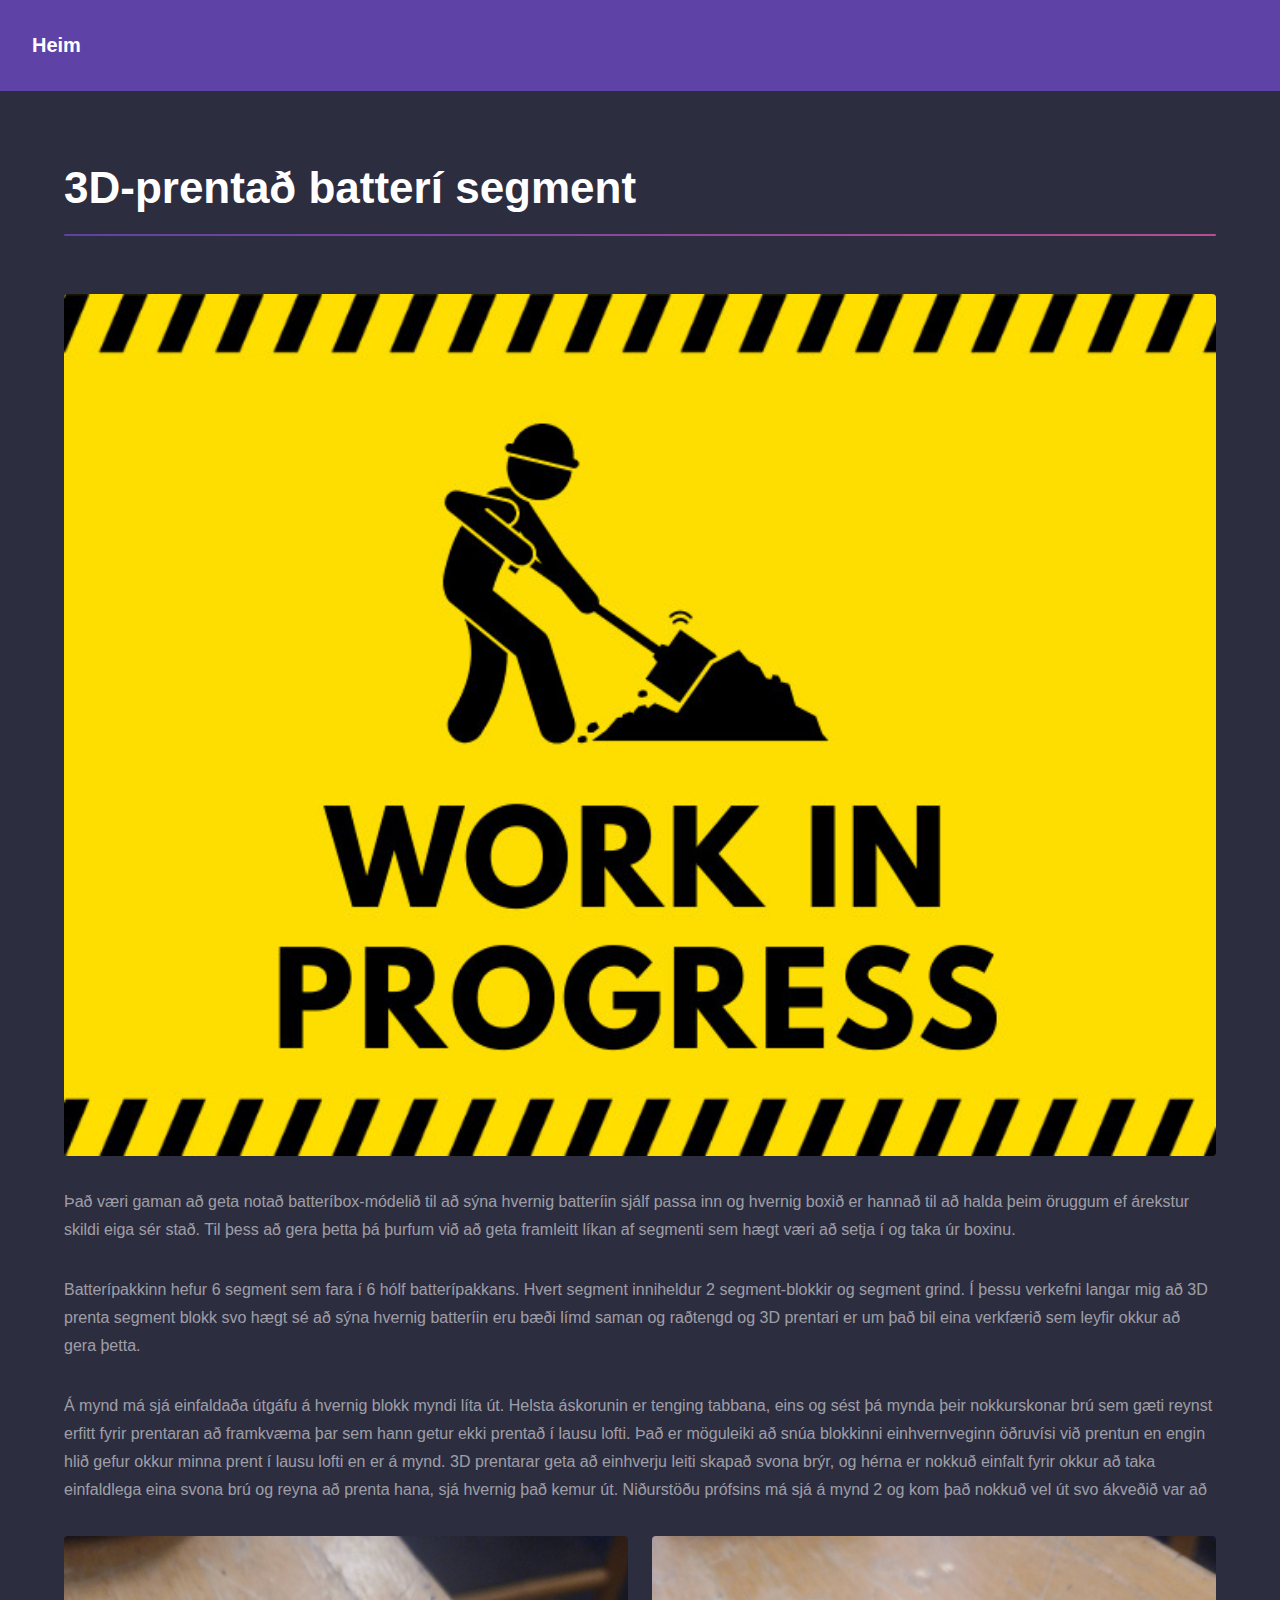
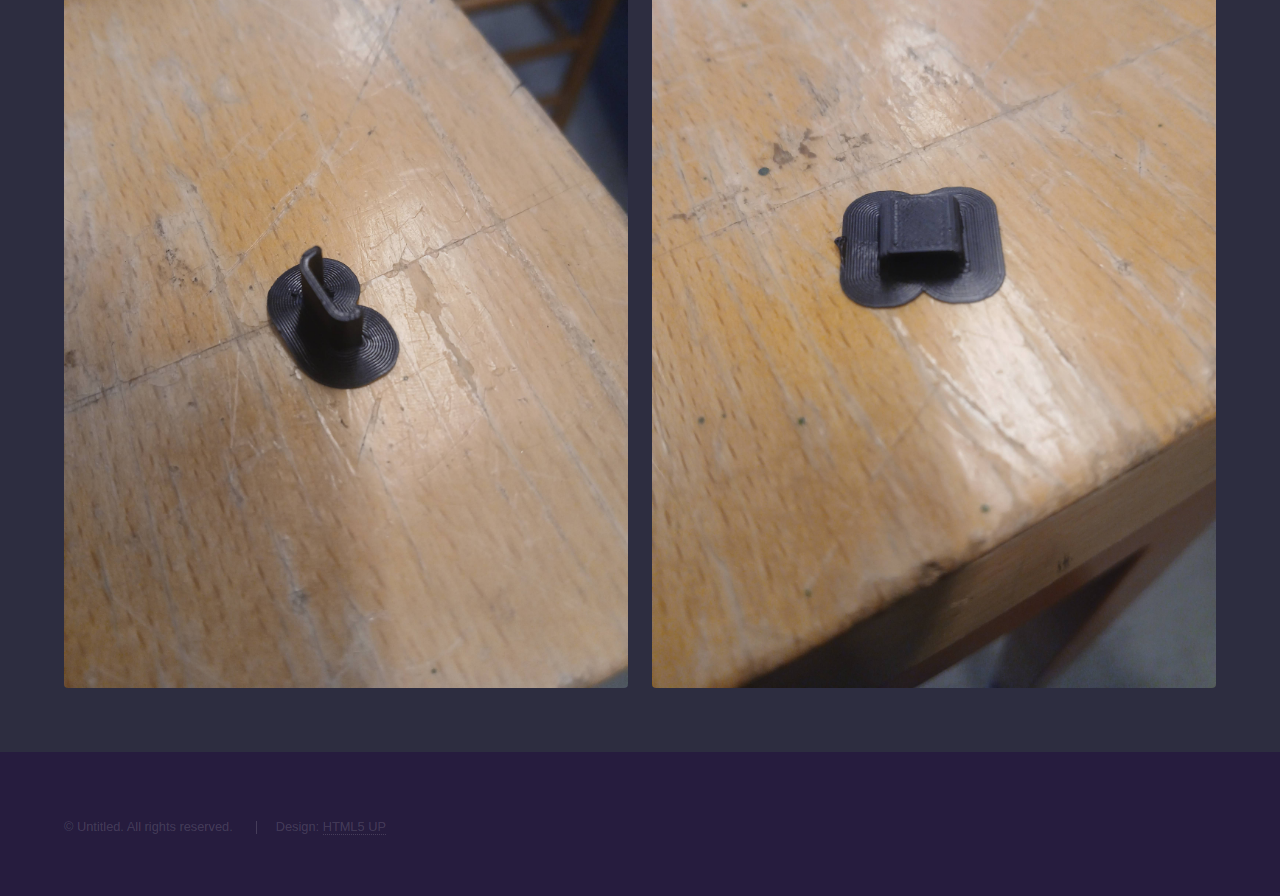
<file: Verkefni3.html>
<!DOCTYPE HTML>
<!--
	Hyperspace by HTML5 UP
	html5up.net | @ajlkn
	Free for personal and commercial use under the CCA 3.0 license (html5up.net/license)
-->
<html>
 <head>
  <title>
   Generic - Hyperspace by HTML5 UP
  </title>
  <meta charset="utf-8"/>
  <meta content="width=device-width, initial-scale=1, user-scalable=no" name="viewport"/>
  <link href="assets/css/main.css" rel="stylesheet"/>
  <noscript>
   <link href="assets/css/noscript.css" rel="stylesheet"/>
  </noscript>
 </head>
 <body class="is-preload">
  <!-- Header -->
  <header id="header">
   <a class="title" href="index.html">
    Heim
   </a>
  </header>
  <!-- Wrapper -->
  <div id="wrapper">
   <!-- Main -->
   <section class="wrapper" id="main">
    <div class="inner">
     <h1 class="major">
      3D-prentað batterí segment
     </h1>
     <span class="image fit">
      <img alt="" src="images/Work_in_progress.jpg"/>
     </span>
     <p>
     </p>
     <p>
      Það væri gaman að geta notað batteríbox-módelið til að sýna hvernig batteríin sjálf passa inn og hvernig boxið er hannað til að halda þeim öruggum ef árekstur skildi eiga sér stað. Til þess að gera þetta þá þurfum við að geta framleitt líkan af segmenti sem hægt væri að setja í og taka úr boxinu.
     </p>
     <p>
      Batterípakkinn hefur 6 segment sem fara í 6 hólf batterípakkans. Hvert segment inniheldur 2 segment-blokkir og segment grind. Í þessu verkefni langar mig að 3D prenta segment blokk svo hægt sé að sýna hvernig batteríin eru bæði límd saman og raðtengd og 3D prentari er um það bil eina verkfærið sem leyfir okkur að gera þetta.
     </p>
     <p>
      Á mynd má sjá einfaldaða útgáfu á hvernig blokk myndi líta út. Helsta áskorunin er tenging tabbana, eins og sést þá mynda þeir nokkurskonar brú sem gæti reynst erfitt fyrir prentaran að framkvæma þar sem hann getur ekki prentað í lausu lofti. Það er möguleiki að snúa blokkinni einhvernveginn öðruvísi við prentun en engin hlið gefur okkur minna prent í lausu lofti en er á mynd. 3D prentarar geta að einhverju leiti skapað svona brýr, og hérna er nokkuð einfalt fyrir okkur að taka einfaldlega eina svona brú og reyna að prenta hana, sjá hvernig það kemur út. Niðurstöðu prófsins má sjá á mynd 2 og kom það nokkuð vel út svo ákveðið var að
     </p>
     <div class="box alt">
      <div class="row gtr-uniform">
       <div class="col-6">
        <span class="image fit">
         <img alt="" src="images/Tabbi_Hlid-min.jpg"/>
        </span>
       </div>
       <div class="col-6">
        <span class="image fit">
         <img alt="" src="images/Tabbi_Flatur-min.jpg"/>
        </span>
       </div>
      </div>
     </div>
    </div>
   </section>
   <!-- Footer -->
   <footer class="wrapper alt" id="footer">
    <div class="inner">
     <ul class="menu">
      <li>
       © Untitled. All rights reserved.
      </li>
      <li>
       Design:
       <a href="http://html5up.net">
        HTML5 UP
       </a>
      </li>
     </ul>
    </div>
   </footer>
  </div>
  <!-- Scripts -->
  <script src="assets/js/jquery.min.js">
  </script>
  <script src="assets/js/jquery.scrollex.min.js">
  </script>
  <script src="assets/js/jquery.scrolly.min.js">
  </script>
  <script src="assets/js/browser.min.js">
  </script>
  <script src="assets/js/breakpoints.min.js">
  </script>
  <script src="assets/js/util.js">
  </script>
  <script src="assets/js/main.js">
  </script>
 </body>
</html>
</file>
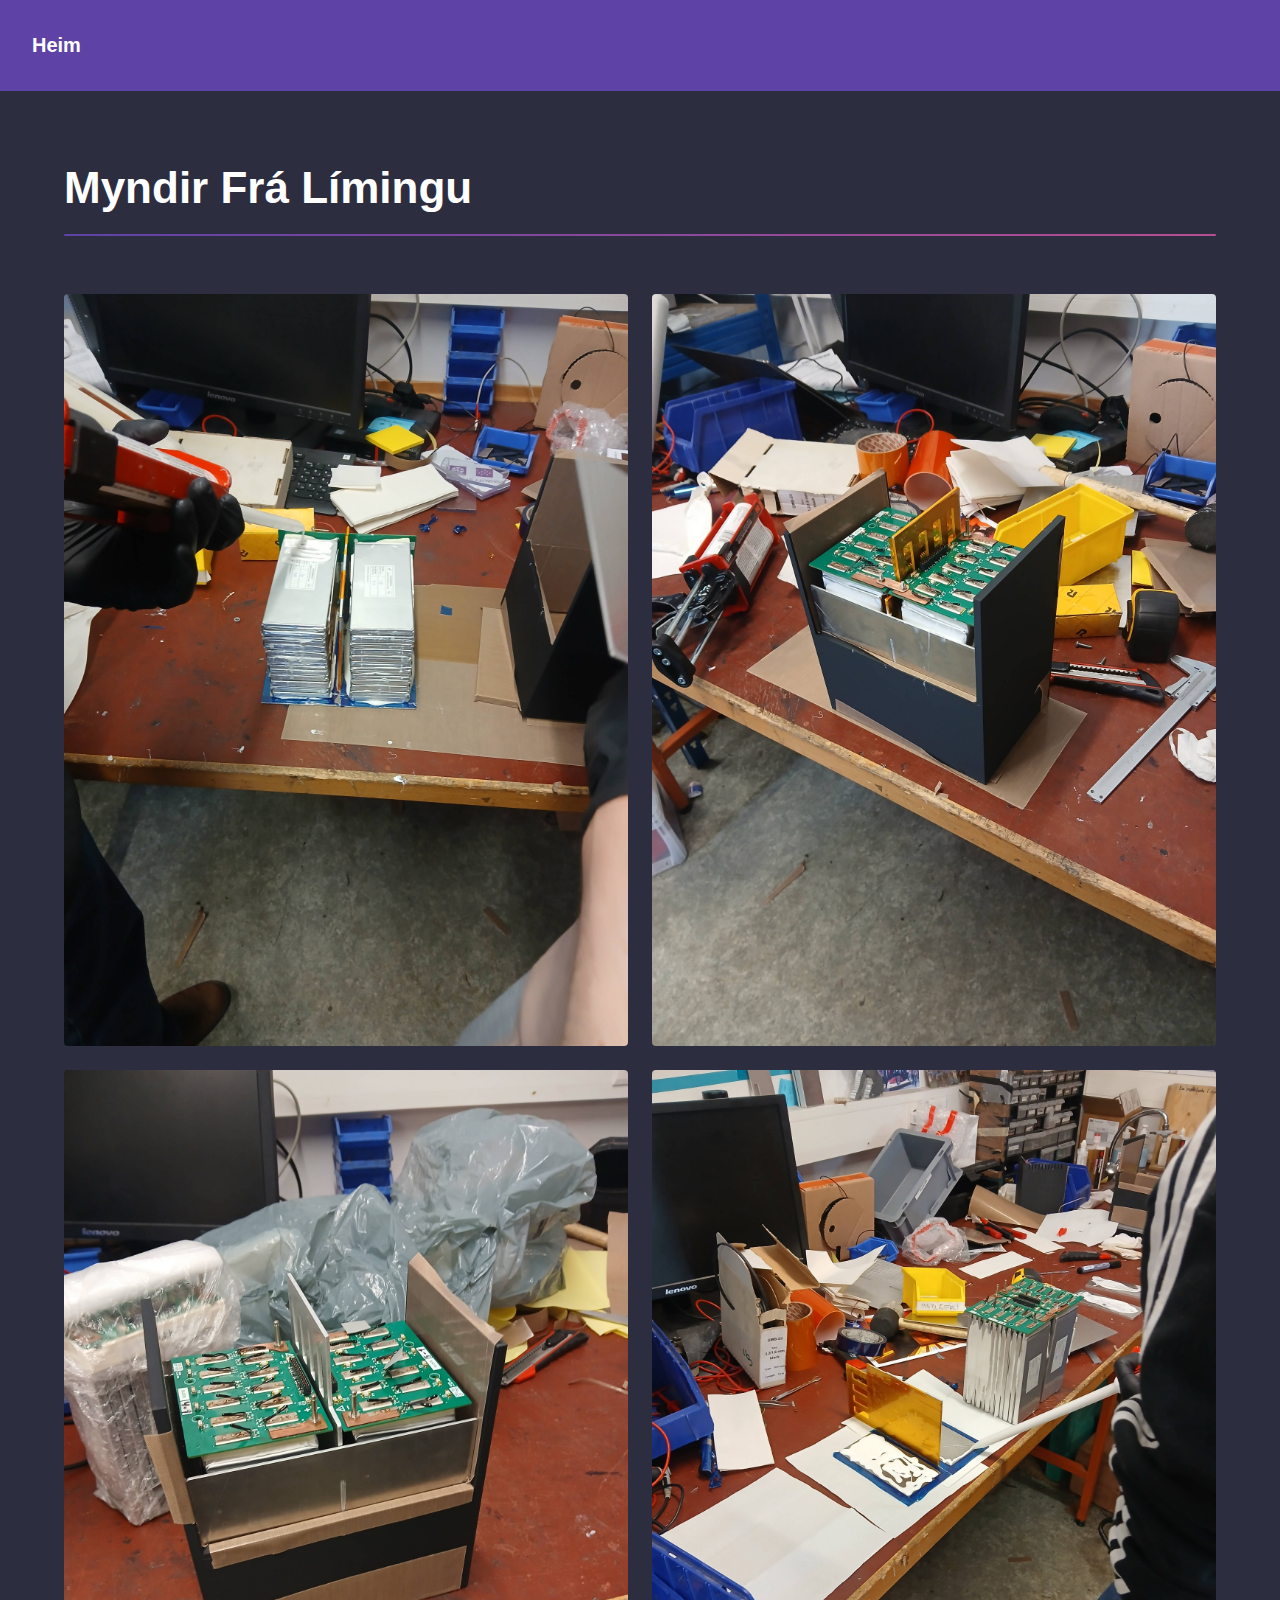
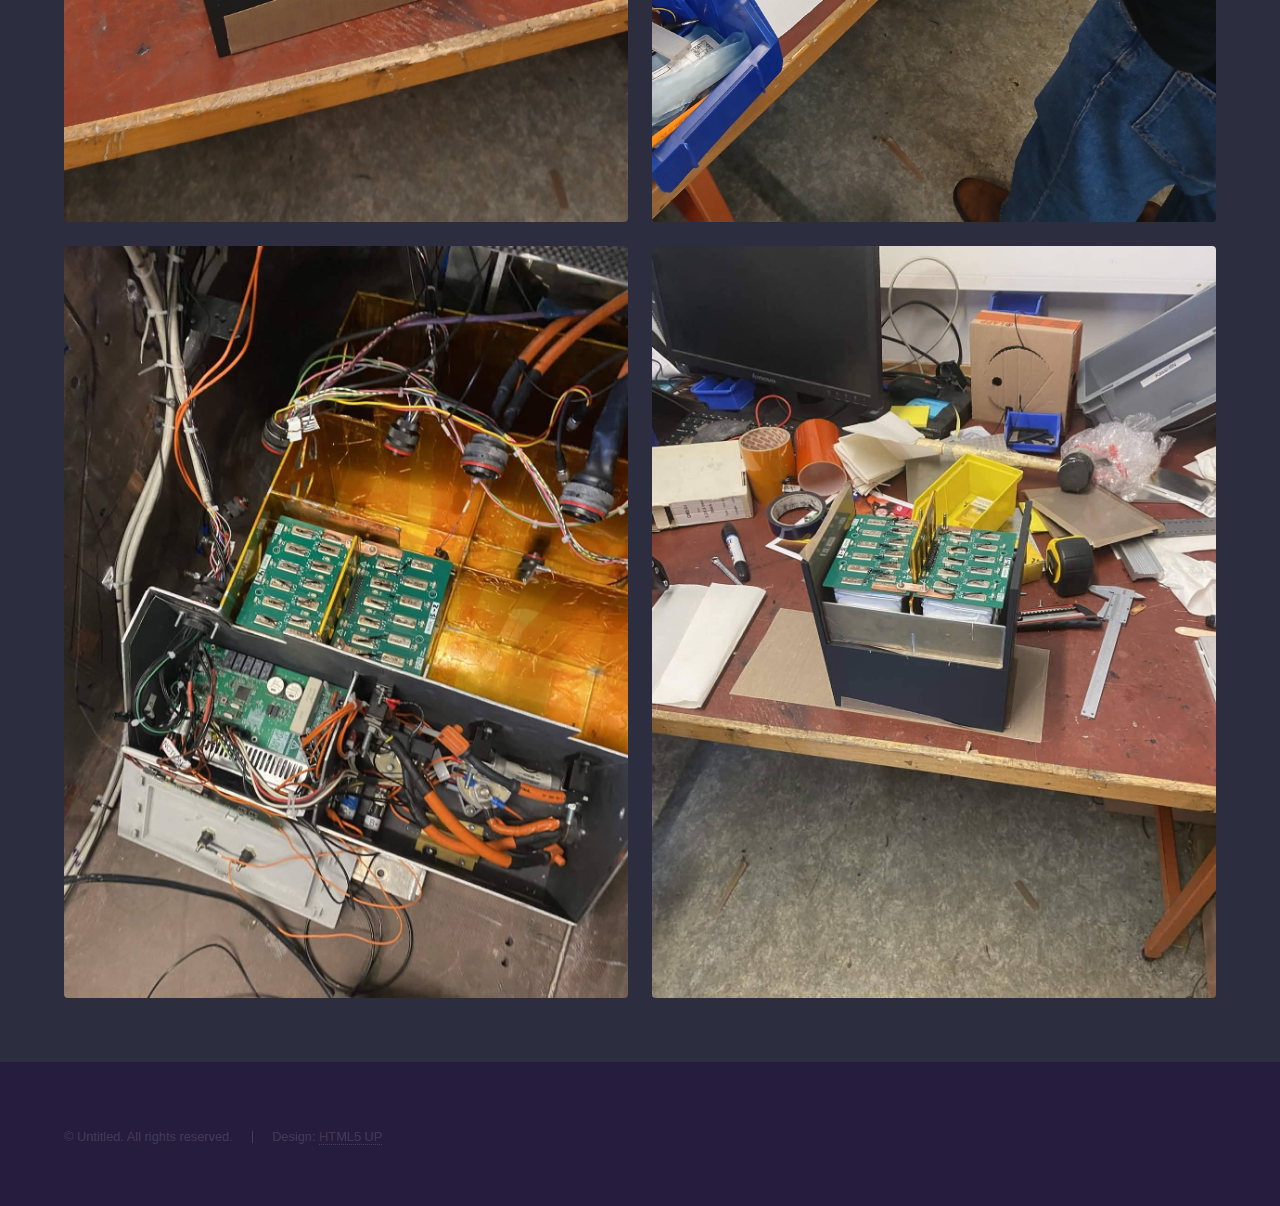
<file: Verkefni4.html>
<!DOCTYPE HTML>
<!--
	Hyperspace by HTML5 UP
	html5up.net | @ajlkn
	Free for personal and commercial use under the CCA 3.0 license (html5up.net/license)
-->
<html>
	<head>
		<title>Generic - Hyperspace by HTML5 UP</title>
		<meta charset="utf-8" />
		<meta name="viewport" content="width=device-width, initial-scale=1, user-scalable=no" />
		<link rel="stylesheet" href="assets/css/main.css" />
		<noscript><link rel="stylesheet" href="assets/css/noscript.css" /></noscript>
	</head>
	<body class="is-preload">

		<!-- Header -->
			<header id="header">
				<a href="index.html" class="title">Heim</a>
			</header>

		<!-- Wrapper -->
			<div id="wrapper">

				<!-- Main -->
					<section id="main" class="wrapper">
						<div class="inner">
							<h1 class="major">Myndir Frá Límingu</h1>
							<div class="box alt">
								<div class="row gtr-uniform">
									<div class="col-6"><span class="image fit"><img src="images/Limingar_2-min.jpg" alt="" /></span></div>
									<div class="col-6"><span class="image fit"><img src="images/Limingarkassi_Notkun2-min.jpg" alt="" /></span></div>
									<div class="col-6"><span class="image fit"><img src="images/Limingarkassi_Notkun-min.jpg" alt="" /></span></div>
									<div class="col-6"><span class="image fit"><img src="images/Limingar-min.jpg" alt="" /></span></div>
                                    <div class="col-6"><span class="image fit"><img src="images/Segment_i_BBX-min.jpg" alt="" /></span></div>
                                    <div class="col-6"><span class="image fit"><img src="images/Segment_i_Limingu-min.jpg" alt="" /></span></div>
							</div>
						</div>
					</section>

			</div>

		<!-- Footer -->
			<footer id="footer" class="wrapper alt">
				<div class="inner">
					<ul class="menu">
						<li>&copy; Untitled. All rights reserved.</li><li>Design: <a href="http://html5up.net">HTML5 UP</a></li>
					</ul>
				</div>
			</footer>

		<!-- Scripts -->
			<script src="assets/js/jquery.min.js"></script>
			<script src="assets/js/jquery.scrollex.min.js"></script>
			<script src="assets/js/jquery.scrolly.min.js"></script>
			<script src="assets/js/browser.min.js"></script>
			<script src="assets/js/breakpoints.min.js"></script>
			<script src="assets/js/util.js"></script>
			<script src="assets/js/main.js"></script>

	</body>
</html>
</file>
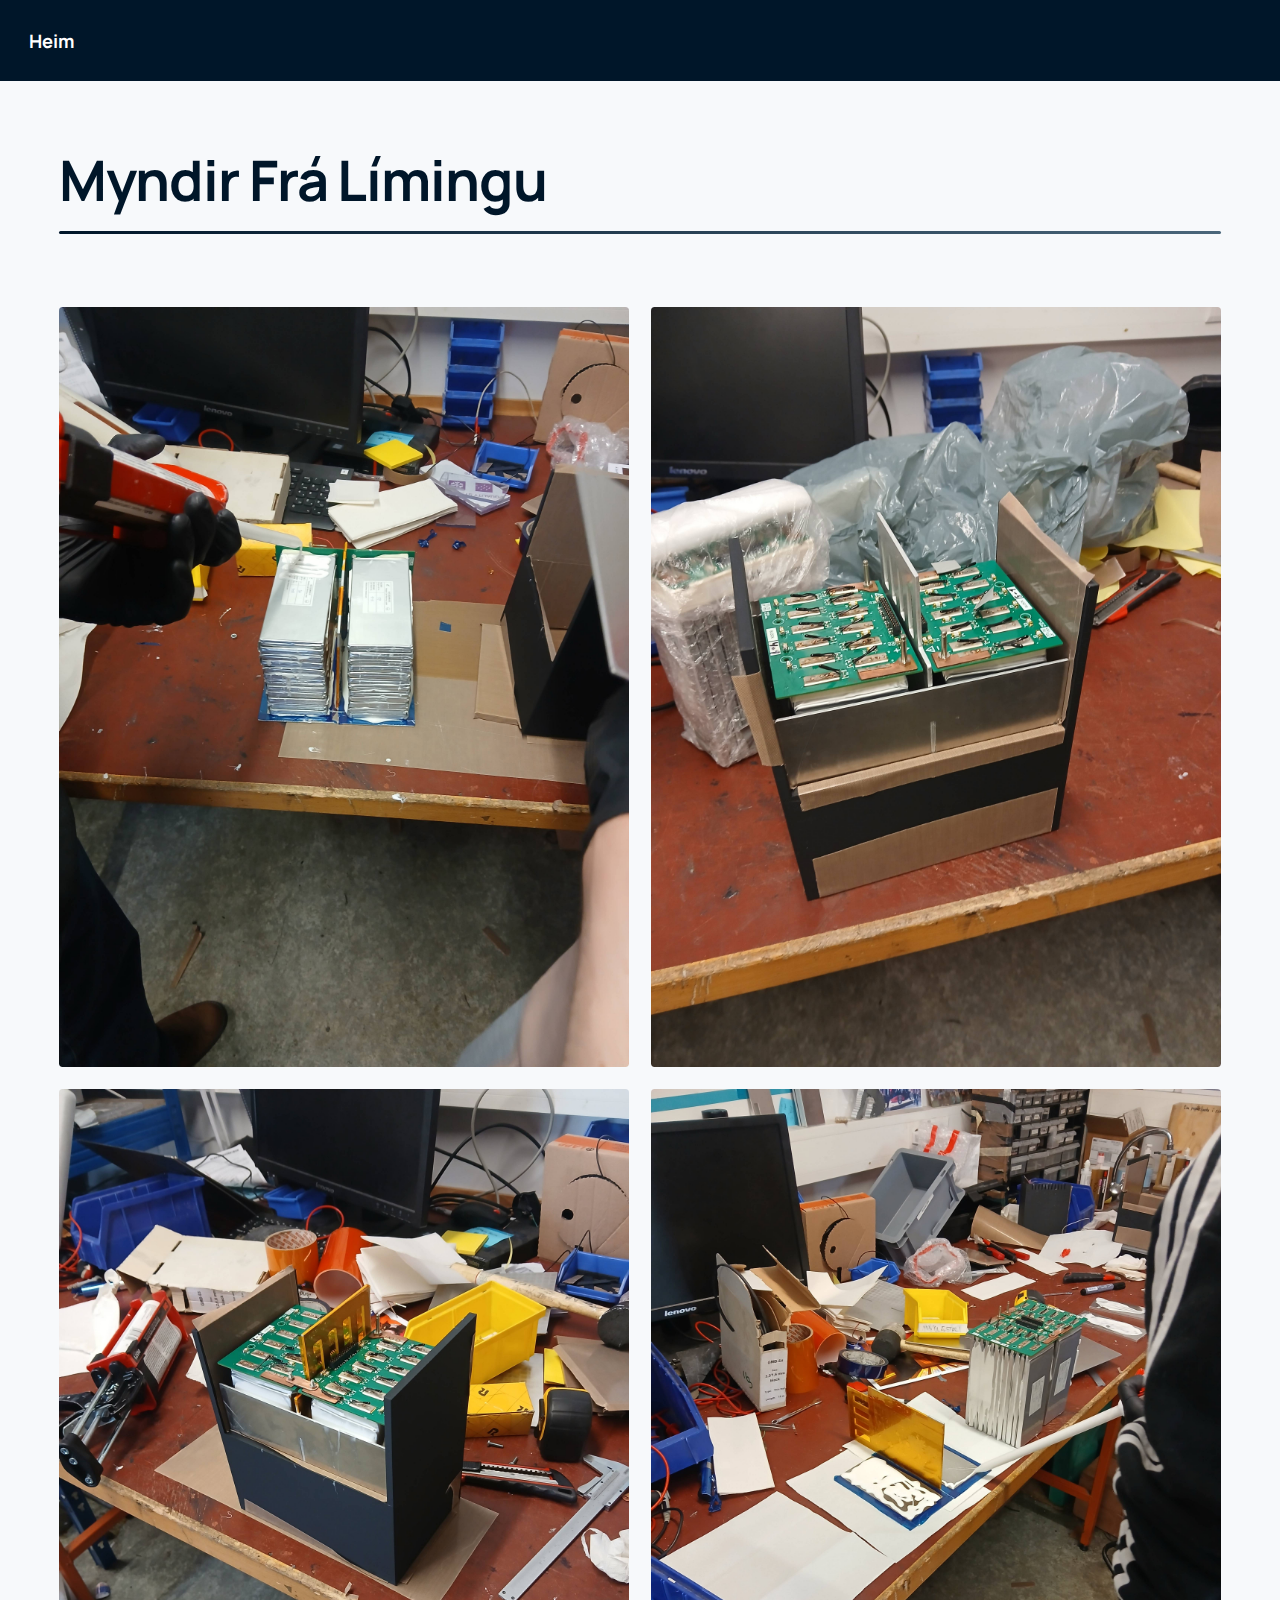
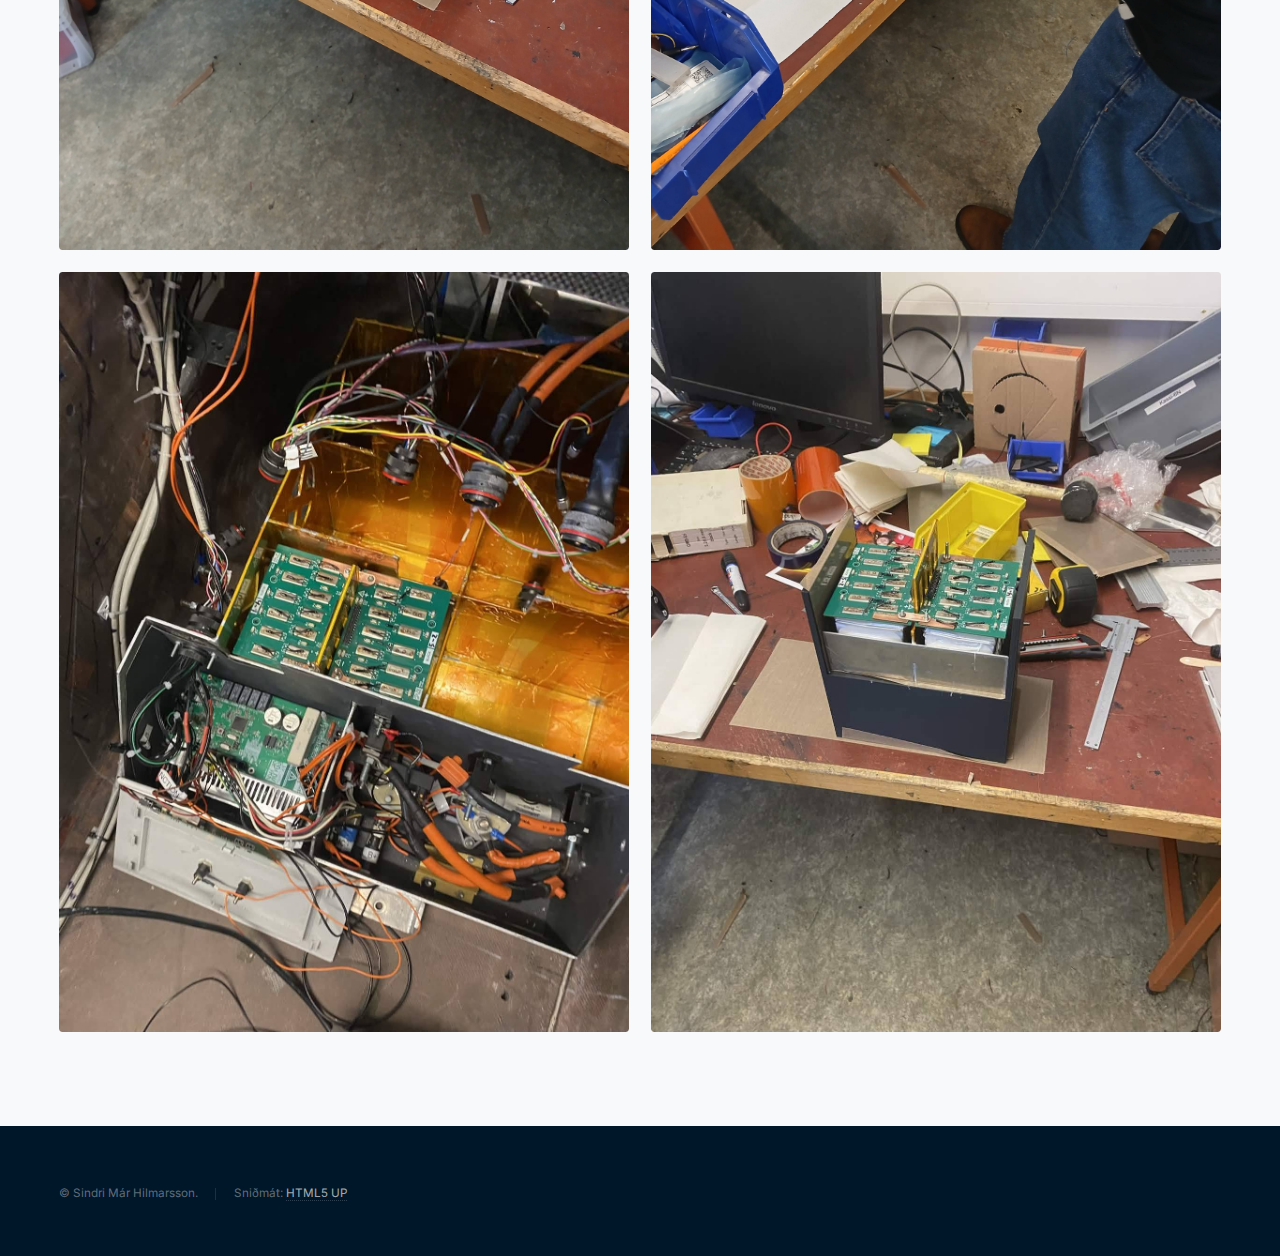
<file: Verkefni5.html>
<!DOCTYPE HTML>
<!--
	Hyperspace by HTML5 UP
	html5up.net | @ajlkn
	Free for personal and commercial use under the CCA 3.0 license (html5up.net/license)
-->
<html>
	<head>
		<title>Verkefni 4 — Líming á Batterí-Segmentum</title>
		<meta charset="utf-8" />
		<meta name="viewport" content="width=device-width, initial-scale=1, user-scalable=no" />
		<link rel="preconnect" href="https://fonts.googleapis.com" />
		<link rel="preconnect" href="https://fonts.gstatic.com" crossorigin />
		<link href="https://fonts.googleapis.com/css2?family=Manrope:wght@400;600;700;800&family=Inter:wght@400;500;600&display=swap" rel="stylesheet" />
		<link rel="stylesheet" href="assets/css/main.css" />
		<link rel="stylesheet" href="assets/css/glacial.css" />
		<noscript><link rel="stylesheet" href="assets/css/noscript.css" /></noscript>
	</head>
	<body class="is-preload">

		<!-- Header -->
			<header id="header">
				<a href="index.html" class="title">Heim</a>
			</header>

		<!-- Wrapper -->
			<div id="wrapper">

				<!-- Main -->
					<section id="main" class="wrapper">
						<div class="inner">
							<h1 class="major">Myndir Frá Límingu</h1>
							<div class="box alt">
								<div class="row gtr-uniform">
									<div class="col-6"><span class="image fit"><img src="images/Verkefni5/Limingar_2-min.jpg" alt="" /></span></div>
									<div class="col-6"><span class="image fit"><img src="images/Verkefni5/Limingarkassi_Notkun-min.jpg" alt="" /></span></div>
									<div class="col-6"><span class="image fit"><img src="images/Verkefni5/Limingarkassi_Notkun2-min.jpg" alt="" /></span></div>
									<div class="col-6"><span class="image fit"><img src="images/Verkefni5/Limingar-min.jpg" alt="" /></span></div>
                                    <div class="col-6"><span class="image fit"><img src="images/Verkefni5/Segment_i_BBX-min.jpg" alt="" /></span></div>
                                    <div class="col-6"><span class="image fit"><img src="images/Verkefni5/Segment_i_Limingu-min.jpg" alt="" /></span></div>
							</div>
						</div>
					</section>

			</div>

		<!-- Footer -->
			<footer id="footer" class="wrapper alt">
				<div class="inner">
					<ul class="menu">
						<li>&copy; Sindri Már Hilmarsson.</li><li>Sniðmát: <a href="http://html5up.net">HTML5 UP</a></li>
					</ul>
				</div>
			</footer>

		<!-- Scripts -->
			<script src="assets/js/jquery.min.js"></script>
			<script src="assets/js/jquery.scrollex.min.js"></script>
			<script src="assets/js/jquery.scrolly.min.js"></script>
			<script src="assets/js/browser.min.js"></script>
			<script src="assets/js/breakpoints.min.js"></script>
			<script src="assets/js/util.js"></script>
			<script src="assets/js/main.js"></script>

	</body>
</html>
</file>
<file: assets/css/noscript.css>
/*
	Hyperspace by HTML5 UP
	html5up.net | @ajlkn
	Free for personal and commercial use under the CCA 3.0 license (html5up.net/license)
*/

/* Spotlights */

	.spotlights > section > .image:before {
		opacity: 0 !important;
	}

	.spotlights > section > .content > .inner {
		-moz-transform: none !important;
		-webkit-transform: none !important;
		-ms-transform: none !important;
		transform: none !important;
		opacity: 1 !important;
	}

/* Wrapper */

	.wrapper > .inner {
		opacity: 1 !important;
		-moz-transform: none !important;
		-webkit-transform: none !important;
		-ms-transform: none !important;
		transform: none !important;
	}

/* Sidebar */

	#sidebar > .inner {
		opacity: 1 !important;
	}

	#sidebar nav > ul > li {
		-moz-transform: none !important;
		-webkit-transform: none !important;
		-ms-transform: none !important;
		transform: none !important;
		opacity: 1 !important;
	}
</file>
<file: assets/css/glacial.css>
/*
  Glacial Editorial — Design Override
  The Icy Lake palette for sindrihilmars.github.io
  Inspired by DESIGN.md: "The Glacial Editorial"
*/

/* =============================================
   1. Design Tokens (CSS Custom Properties)
   ============================================= */
:root {
  /* Surface hierarchy */
  --surface:                #f7f9fb;
  --surface-container-low:  #f2f4f6;
  --surface-container:      #eceef0;
  --surface-container-high: #e4e6e9;
  --surface-container-lowest: #ffffff;

  /* Deep anchors */
  --primary:           #001629;
  --primary-container: #002b49;
  --secondary:         #4a667a;
  --secondary-container: #d0e4f0;
  --on-secondary-container: #0d2030;
  --secondary-fixed-dim: rgba(176, 202, 222, 0.3);
  --tertiary: #06161a;

  /* Borders & shadows — "No-Line" rule */
  --outline-variant: rgba(195, 199, 206, 0.15);
  --shadow-tinted:   0 12px 32px rgba(0, 22, 41, 0.06);
  --shadow-hover:    0 16px 40px rgba(0, 22, 41, 0.10);

  /* Typography */
  --font-display: 'Manrope', Arial, sans-serif;
  --font-body:    'Inter', Arial, sans-serif;

  /* Transitions — "Still Lake" pacing */
  --transition-speed: 400ms;
}


/* =============================================
   2. Global Base
   ============================================= */
html {
  background-color: var(--surface);
}

body {
  background-color: var(--surface) !important;
  color: var(--primary) !important;
  font-family: var(--font-body) !important;
}

body, input, select, textarea {
  color: var(--primary) !important;
  font-family: var(--font-body) !important;
  line-height: 1.6 !important;
  font-size: 15pt;
}

@media screen and (max-width: 1680px) {
  body, input, select, textarea { font-size: 12pt; }
}
@media screen and (max-width: 1280px) {
  body, input, select, textarea { font-size: 11pt; }
}
@media screen and (max-width: 360px) {
  body, input, select, textarea { font-size: 10pt; }
}

/* =============================================
   3. Typography
   ============================================= */
h1, h2, h3, h4, h5, h6 {
  font-family: var(--font-display) !important;
  color: var(--primary) !important;
  letter-spacing: -0.02em;
  line-height: 1.25;
}

h1 { font-size: 3.5rem !important; }
h2 { font-size: 2rem   !important; }
h3 { font-size: 1.25rem !important; }
h4 { font-size: 1rem   !important; }
h5 { font-size: 0.85rem !important; }
h6 { font-size: 0.7rem  !important; }

@media screen and (max-width: 736px) {
  h1 { font-size: 2.25rem !important; }
  h2 { font-size: 1.5rem  !important; }
  h3 { font-size: 1.1rem  !important; }
}
@media screen and (max-width: 480px) {
  h1 { font-size: 1.9rem !important; }
}

strong, b {
  color: var(--primary) !important;
}

/* Decorative h1.major underline — glacial gradient */
h1.major:after {
  background-image: linear-gradient(
    to right,
    var(--primary),
    var(--secondary)
  ) !important;
}


/* =============================================
   4. Links
   ============================================= */
a {
  color: var(--primary) !important;
  border-bottom-color: rgba(0, 22, 41, 0.18) !important;
  transition:
    color var(--transition-speed) ease,
    border-bottom-color var(--transition-speed) ease !important;
}

a:hover {
  color: var(--secondary) !important;
  border-bottom-color: transparent !important;
}


/* =============================================
   5. Buttons
   ============================================= */
input[type="submit"],
input[type="reset"],
input[type="button"],
button,
.button {
  background: linear-gradient(135deg, var(--primary), var(--primary-container)) !important;
  border: none !important;
  border-color: transparent !important;
  color: #ffffff !important;
  border-radius: 0.375rem !important;
  transition:
    opacity var(--transition-speed) ease,
    box-shadow var(--transition-speed) ease !important;
  box-shadow: var(--shadow-tinted);
  letter-spacing: 0.12em;
}

input[type="submit"]:after,
input[type="reset"]:after,
input[type="button"]:after,
button:after,
.button:after {
  background: rgba(255, 255, 255, 0.12) !important;
  border-radius: 0.375rem !important;
}

input[type="submit"]:hover,
input[type="reset"]:hover,
input[type="button"]:hover,
button:hover,
.button:hover {
  border-color: transparent !important;
  box-shadow: var(--shadow-hover) !important;
  opacity: 0.92;
}

/* Primary button variant (same gradient, keep white text) */
input[type="submit"].primary,
input[type="reset"].primary,
input[type="button"].primary,
button.primary,
.button.primary {
  background: linear-gradient(135deg, var(--primary), var(--primary-container)) !important;
  color: #ffffff !important;
}

/* Glassmorphism CTA — used on #intro */
.button.glass {
  background: rgba(255, 255, 255, 0.12) !important;
  backdrop-filter: blur(20px) !important;
  -webkit-backdrop-filter: blur(20px) !important;
  border: 1px solid rgba(255, 255, 255, 0.28) !important;
  color: #ffffff !important;
  box-shadow: none !important;
}
.button.glass:hover {
  background: rgba(255, 255, 255, 0.22) !important;
}


/* =============================================
   6. Box
   ============================================= */
.box {
  border: none !important;
  border-radius: 0.5rem !important;
  background: var(--surface-container-lowest) !important;
  box-shadow: var(--shadow-tinted) !important;
}

.box.alt {
  background: transparent !important;
  box-shadow: none !important;
  border-radius: 0 !important;
}


/* =============================================
   7. Forms
   ============================================= */
input[type="text"],
input[type="password"],
input[type="email"],
select,
textarea {
  background: var(--surface-container-high) !important;
  border: 1px solid var(--outline-variant) !important;
  color: var(--primary) !important;
  border-radius: 0.125rem !important;
}

input[type="text"]:focus,
input[type="password"]:focus,
input[type="email"]:focus,
select:focus,
textarea:focus {
  background: var(--surface-container-lowest) !important;
  border-color: var(--secondary) !important;
  box-shadow: 0 0 0 1px var(--secondary) !important;
}

label {
  color: var(--primary) !important;
}

select option {
  color: var(--primary) !important;
  background: var(--surface-container-lowest) !important;
}

::-webkit-input-placeholder { color: rgba(0, 22, 41, 0.35) !important; opacity: 1; }
:-moz-placeholder            { color: rgba(0, 22, 41, 0.35) !important; opacity: 1; }
::-moz-placeholder           { color: rgba(0, 22, 41, 0.35) !important; opacity: 1; }
:-ms-input-placeholder       { color: rgba(0, 22, 41, 0.35) !important; opacity: 1; }

input[type="checkbox"] + label,
input[type="radio"] + label {
  color: var(--primary) !important;
}

input[type="checkbox"] + label:before,
input[type="radio"] + label:before {
  background: var(--surface-container) !important;
  border-color: var(--outline-variant) !important;
}

input[type="checkbox"]:checked + label:before,
input[type="radio"]:checked + label:before {
  background: var(--primary) !important;
  border-color: var(--primary) !important;
  color: #ffffff !important;
}

input[type="checkbox"]:focus + label:before,
input[type="radio"]:focus + label:before {
  border-color: var(--secondary) !important;
  box-shadow: 0 0 0 1px var(--secondary) !important;
}


/* =============================================
   8. Tables
   ============================================= */
table th {
  color: var(--primary) !important;
}

table tbody tr {
  border-color: var(--outline-variant) !important;
}

table tbody tr:nth-child(2n + 1) {
  background-color: var(--surface-container-low) !important;
}

table thead {
  border-bottom: 2px solid var(--outline-variant) !important;
}

table tfoot {
  border-top: 2px solid var(--outline-variant) !important;
}

table.alt tbody tr td {
  border-color: var(--outline-variant) !important;
}


/* =============================================
   9. Code / Pre
   ============================================= */
code {
  background: var(--surface-container-low) !important;
  border: 1px solid var(--outline-variant) !important;
  color: var(--primary) !important;
}

blockquote {
  border-left-color: var(--secondary) !important;
  color: var(--secondary) !important;
}

hr {
  border-bottom: 1px solid var(--outline-variant) !important;
}

ul.alt li {
  border-top-color: var(--outline-variant) !important;
}


/* =============================================
   10. Lists
   ============================================= */
ul.menu > li {
  border-left-color: var(--outline-variant) !important;
}

/* header/contact labels */
header p {
  color: var(--secondary) !important;
}


/* =============================================
   11. Expandable (details/summary)
   ============================================= */
details.expandable {
  background: var(--surface-container-low) !important;
  border: 1px solid var(--outline-variant) !important;
}

details.expandable summary {
  color: var(--primary) !important;
}

details.expandable .expandable-content {
  border-top-color: var(--outline-variant) !important;
}


/* =============================================
   12. Split layout
   ============================================= */
.split > :nth-child(2n - 1) {
  border-right-color: var(--outline-variant) !important;
}

@media screen and (max-width: 980px) {
  .split > * {
    border-top-color: var(--outline-variant) !important;
  }
}


/* =============================================
   13. Icons (major)
   ============================================= */
.icon.major {
  background: var(--secondary-container) !important;
  color: var(--primary) !important;
}

.icon.major:before,
.wrapper.style1 .icon.major:before,
.wrapper.style1-alt .icon.major:before,
.wrapper.style2 .icon.major:before,
.wrapper.style2-alt .icon.major:before,
.wrapper.style3 .icon.major:before,
.wrapper.style3-alt .icon.major:before {
  color: var(--primary) !important;
}


/* =============================================
   14. Features section
   ============================================= */
.features {
  border: none !important;
  background: transparent !important;
}

.features section {
  border-top-color: var(--outline-variant) !important;
  transition: background-color var(--transition-speed) ease !important;
}

.features section:nth-child(2n) {
  border-left-color: var(--outline-variant) !important;
}


/* =============================================
   15. Spotlights (project cards)
   ============================================= */
.spotlights > section {
  transition:
    background-color var(--transition-speed) ease,
    box-shadow var(--transition-speed) ease !important;
}

/* Alternating tonal backgrounds — odd on surface, even on container-low */
.spotlights > section:nth-child(odd) {
  background-color: var(--surface) !important;
}
.spotlights > section:nth-child(even) {
  background-color: var(--surface-container-low) !important;
}

/* Image overlay: primary-tinted instead of dark purple */
.spotlights > section > .image:before {
  background: rgba(0, 22, 41, 0.72) !important;
  transition: opacity var(--transition-speed) ease !important;
}

/* Content area */
.spotlights > section > .content {
  transition: background-color var(--transition-speed) ease !important;
}

.spotlights > section:hover > .content {
  background: var(--surface-container-lowest) !important;
  box-shadow: var(--shadow-hover) !important;
}


/* =============================================
   16. Wrapper Style Backgrounds
   ============================================= */

/* Intro section (has background-image; bg-color is fallback) */
.wrapper.style1 {
  background-color: var(--surface-container-low) !important;
}

/* Spotlights section */
.wrapper.style2 {
  background-color: var(--surface) !important;
}

/* "Follow me" social links section */
.wrapper.style3 {
  background-color: var(--surface-container) !important;
}

/* Footer */
.wrapper.alt,
.wrapper.style1-alt {
  background-color: var(--primary) !important;
}

.wrapper.style2-alt {
  background-color: var(--surface-container-low) !important;
}

.wrapper.style3-alt {
  background-color: var(--surface-container) !important;
}


/* =============================================
   17. Intro Hero Section
   ============================================= */
#intro {
  background-image:
    linear-gradient(
      135deg,
      rgba(0, 22, 41, 0.84),
      rgba(0, 43, 73, 0.76)
    ),
    url("images/Forsida.jpg") !important;
}

#intro h1 {
  font-family: var(--font-display) !important;
  color: #ffffff !important;
  font-size: 3.8rem !important;
  letter-spacing: -0.03em !important;
  font-weight: 800 !important;
}

#intro p {
  color: rgba(255, 255, 255, 0.78) !important;
  font-size: 1.15rem !important;
  line-height: 1.7 !important;
}

#intro .button {
  background: rgba(255, 255, 255, 0.14) !important;
  backdrop-filter: blur(20px) !important;
  -webkit-backdrop-filter: blur(20px) !important;
  border: 1px solid rgba(255, 255, 255, 0.30) !important;
  color: #ffffff !important;
  box-shadow: none !important;
  border-radius: 0.375rem !important;
}

#intro .button:hover {
  background: rgba(255, 255, 255, 0.24) !important;
  box-shadow: none !important;
}

#intro .button:after {
  display: none !important;
}

@media screen and (max-width: 736px) {
  #intro h1 { font-size: 2.4rem !important; }
  #intro p  { font-size: 1rem  !important; }
}
@media screen and (max-width: 480px) {
  #intro h1 { font-size: 2rem !important; }
}


/* =============================================
   18. Sidebar
   ============================================= */
#sidebar {
  background: var(--primary) !important;
  /* Subtle right edge — tonal, no hard line */
  box-shadow: 4px 0 24px rgba(0, 22, 41, 0.08) !important;
}

#sidebar nav > ul > li {
  transition: opacity var(--transition-speed) ease !important;
}

#sidebar nav a {
  color: rgba(255, 255, 255, 0.50) !important;
  transition: color var(--transition-speed) ease !important;
  font-family: var(--font-display) !important;
  font-size: 0.55em !important;
  letter-spacing: 0.22em !important;
}

#sidebar nav a:hover {
  color: rgba(255, 255, 255, 0.80) !important;
}

#sidebar nav a.active {
  color: #ffffff !important;
}

/* Track bar under nav links */
#sidebar nav a:before {
  background: rgba(255, 255, 255, 0.07) !important;
}

/* Active/hover accent line — icy tones */
#sidebar nav a:after {
  background-image: linear-gradient(
    to right,
    rgba(255, 255, 255, 0.55),
    rgba(176, 202, 222, 0.6)
  ) !important;
  transition: max-width var(--transition-speed) ease !important;
}


/* =============================================
   19. Header (project sub-pages)
   ============================================= */
#header {
  background-color: var(--primary) !important;
}

#header > .title {
  color: #ffffff !important;
  font-family: var(--font-display) !important;
  font-weight: 700;
  letter-spacing: -0.01em;
}

#header > nav > ul > li a {
  color: rgba(255, 255, 255, 0.50) !important;
  transition: color var(--transition-speed) ease !important;
}

#header > nav > ul > li a:hover,
#header > nav > ul > li a.active {
  color: #ffffff !important;
}

@media screen and (max-width: 480px) {
  #header > nav {
    border-top-color: rgba(255, 255, 255, 0.12) !important;
  }
}


/* =============================================
   20. Footer
   ============================================= */
#footer {
  background-color: var(--primary) !important;
}

#footer > .inner a {
  color: rgba(255, 255, 255, 0.65) !important;
  border-bottom-color: rgba(255, 255, 255, 0.18) !important;
  transition:
    color var(--transition-speed) ease,
    border-bottom-color var(--transition-speed) ease !important;
}

#footer > .inner a:hover {
  color: #ffffff !important;
  border-bottom-color: transparent !important;
}

#footer > .inner .menu {
  color: rgba(255, 255, 255, 0.38) !important;
  font-size: 0.8em !important;
}


/* =============================================
   21. Slideshow (dot indicators)
   ============================================= */
.dot {
  background-color: rgba(0, 22, 41, 0.18) !important;
  transition: background-color var(--transition-speed) ease !important;
}

.dot.active,
.dot:hover {
  background-color: var(--primary) !important;
}

.prev, .next {
  background-color: rgba(0, 22, 41, 0.35) !important;
  color: #ffffff !important;
  transition: background-color var(--transition-speed) ease !important;
}

.prev:hover, .next:hover {
  background-color: rgba(0, 22, 41, 0.65) !important;
}


/* =============================================
   22. "Ice-Chip" tag style
   ============================================= */
.chip {
  display: inline-block;
  background: var(--secondary-fixed-dim);
  color: var(--on-secondary-container);
  border-radius: 2rem;
  padding: 0.2em 0.75em;
  font-size: 0.7em;
  font-family: var(--font-body);
  letter-spacing: 0.04em;
  font-weight: 600;
}


/* =============================================
   23. Project pages — main content wrapper
   ============================================= */
/* The #header + #wrapper pages use a light background */
#header + #wrapper {
  background-color: var(--surface) !important;
}

#header + #wrapper .wrapper {
  background-color: transparent !important;
}

/* Give the inner content some extra breathing room */
#header + #wrapper .wrapper > .inner {
  padding-top: 4rem;
  padding-bottom: 4rem;
}

/* Image captions */
.image small {
  display: block;
  font-size: 0.75em;
  color: var(--secondary);
  margin-top: 0.4em;
  font-style: italic;
}


/* =============================================
   24. Responsive — sidebar to top-bar
   ============================================= */
@media screen and (max-width: 1280px) {
  #sidebar {
    background: var(--primary) !important;
    /* on small screens it becomes a top bar */
  }

  #sidebar nav a {
    color: rgba(255, 255, 255, 0.60) !important;
  }

  #sidebar nav a.active {
    color: #ffffff !important;
  }

  #sidebar nav a:after {
    background-color: rgba(255, 255, 255, 0.55) !important;
    background-image: none !important;
  }
}

@media screen and (max-width: 736px) {
  #intro h1 {
    font-size: 2.2rem !important;
    letter-spacing: -0.02em !important;
  }
}
</file>
<file: assets/css/main.css>
@import url(fontawesome-all.min.css);

/*
	Hyperspace by HTML5 UP
	html5up.net | @ajlkn
	Free for personal and commercial use under the CCA 3.0 license (html5up.net/license)

*/

html, body, div, span, applet, object,
iframe, h1, h2, h3, h4, h5, h6, p, blockquote,
pre, a, abbr, acronym, address, big, cite,
code, del, dfn, em, img, ins, kbd, q, s, samp,
small, strike, strong, sub, sup, tt, var, b,
u, i, center, dl, dt, dd, ol, ul, li, fieldset,
form, label, legend, table, caption, tbody,
tfoot, thead, tr, th, td, article, aside,
canvas, details, embed, figure, figcaption,
footer, header, hgroup, menu, nav, output, ruby,
section, summary, time, mark, audio, video {
	margin: 0;
	padding: 0;
	border: 0;
	font-size: 100%;
	font: inherit;
	vertical-align: baseline;}

article, aside, details, figcaption, figure,
footer, header, hgroup, menu, nav, section {
	display: block;}

body {
	line-height: 1;
}

ol, ul {
	list-style: none;
}

blockquote, q {
	quotes: none;
}

	blockquote:before, blockquote:after, q:before, q:after {
		content: '';
		content: none;
	}

table {
	border-collapse: collapse;
	border-spacing: 0;
}

body {
	-webkit-text-size-adjust: none;
}

mark {
	background-color: transparent;
	color: inherit;
}

input::-moz-focus-inner {
	border: 0;
	padding: 0;
}

input, select, textarea {
	-moz-appearance: none;
	-webkit-appearance: none;
	-ms-appearance: none;
	appearance: none;
}

/* Basic */

	@-ms-viewport {
		width: device-width;
	}

	body {
		-ms-overflow-style: scrollbar;
	}

	@media screen and (max-width: 480px) {

		html, body {
			min-width: 320px;
		}

	}

	html {
		box-sizing: border-box;
	}

	*, *:before, *:after {
		box-sizing: inherit;
	}

	body {
		background: #2d2d40;
	}

		body.is-preload *, body.is-preload *:before, body.is-preload *:after {
			-moz-animation: none !important;
			-webkit-animation: none !important;
			-ms-animation: none !important;
			animation: none !important;
			-moz-transition: none !important;
			-webkit-transition: none !important;
			-ms-transition: none !important;
			transition: none !important;
		}

/* Type */

	body, input, select, textarea {
		color: rgba(255, 255, 255, 0.55);
		font-family: Arial, Helvetica, sans-serif;
		font-size: 16.5pt;
		font-weight: normal;
		line-height: 1.75;
	}

		@media screen and (max-width: 1680px) {

			body, input, select, textarea {
				font-size: 13pt;
			}

		}

		@media screen and (max-width: 1280px) {

			body, input, select, textarea {
				font-size: 12pt;
			}

		}

		@media screen and (max-width: 360px) {

			body, input, select, textarea {
				font-size: 11pt;
			}

		}

	a {
		-moz-transition: color 0.2s ease, border-bottom-color 0.2s ease;
		-webkit-transition: color 0.2s ease, border-bottom-color 0.2s ease;
		-ms-transition: color 0.2s ease, border-bottom-color 0.2s ease;
		transition: color 0.2s ease, border-bottom-color 0.2s ease;
		border-bottom: dotted 1px rgba(255, 255, 255, 0.35);
		color: inherit;
		text-decoration: none;
	}

		a:hover {
			border-bottom-color: transparent;
			color: #ffffff;
		}

	strong, b {
		color: #ffffff;
		font-weight: bold;
	}

	em, i {
		font-style: italic;
	}

	p {
		margin: 0 0 2em 0;
	}

	h1, h2, h3, h4, h5, h6 {
		color: #ffffff;
		font-weight: bold;
		line-height: 1.5;
		margin: 0 0 0.5em 0;
	}

		h1 a, h2 a, h3 a, h4 a, h5 a, h6 a {
			color: inherit;
			text-decoration: none;
		}

	h1 {
		font-size: 2.75em;
	}

		h1.major {
			margin: 0 0 1.3em 0;
			position: relative;
			padding-bottom: 0.35em;
		}

			h1.major:after {
				background-image: -moz-linear-gradient(to right, #5e42a6, #b74e91);
				background-image: -webkit-linear-gradient(to right, #5e42a6, #b74e91);
				background-image: -ms-linear-gradient(to right, #5e42a6, #b74e91);
				background-image: linear-gradient(to right, #5e42a6, #b74e91);
				-moz-transition: max-width 0.2s ease;
				-webkit-transition: max-width 0.2s ease;
				-ms-transition: max-width 0.2s ease;
				transition: max-width 0.2s ease;
				border-radius: 0.2em;
				bottom: 0;
				content: '';
				height: 0.05em;
				position: absolute;
				right: 0;
				width: 100%;
			}

	h2 {
		font-size: 1.75em;
	}

	h3 {
		font-size: 1.1em;
	}

	h4 {
		font-size: 1em;
	}

	h5 {
		font-size: 0.8em;
	}

	h6 {
		font-size: 0.6em;
	}

	@media screen and (max-width: 736px) {

		h1 {
			font-size: 2em;
		}

		h2 {
			font-size: 1.25em;
		}

		h3 {
			font-size: 1em;
		}

		h4 {
			font-size: 0.8em;
		}

		h5 {
			font-size: 0.6em;
		}

		h6 {
			font-size: 0.6em;
		}

	}

	sub {
		font-size: 0.8em;
		position: relative;
		top: 0.5em;
	}

	sup {
		font-size: 0.8em;
		position: relative;
		top: -0.5em;
	}

	blockquote {
		border-left: solid 4px rgba(255, 255, 255, 0.15);
		font-style: italic;
		margin: 0 0 2em 0;
		padding: 0.5em 0 0.5em 2em;
	}

	code {
		background: rgba(255, 255, 255, 0.05);
		border-radius: 0.25em;
		border: solid 1px rgba(255, 255, 255, 0.15);
		font-family: "Courier New", monospace;
		font-size: 0.9em;
		margin: 0 0.25em;
		padding: 0.25em 0.65em;
	}

	pre {
		-webkit-overflow-scrolling: touch;
		font-family: "Courier New", monospace;
		font-size: 0.9em;
		margin: 0 0 2em 0;
	}

		pre code {
			display: block;
			line-height: 1.75em;
			padding: 1em 1.5em;
			overflow-x: auto;
		}

	hr {
		border: 0;
		border-bottom: solid 1px rgba(255, 255, 255, 0.15);
		margin: 2em 0;
	}

		hr.major {
			margin: 3em 0;
		}

	.align-left {
		text-align: left;
	}

	.align-center {
		text-align: center;
	}

	.align-right {
		text-align: right;
	}

/* Row */

	.row {
		display: flex;
		flex-wrap: wrap;
		box-sizing: border-box;
		align-items: stretch;
	}

		.row > * {
			box-sizing: border-box;
		}

		.row.gtr-uniform > * > :last-child {
			margin-bottom: 0;
		}

		.row.aln-left {
			justify-content: flex-start;
		}

		.row.aln-center {
			justify-content: center;
		}

		.row.aln-right {
			justify-content: flex-end;
		}

		.row.aln-top {
			align-items: flex-start;
		}

		.row.aln-middle {
			align-items: center;
		}

		.row.aln-bottom {
			align-items: flex-end;
		}

		.row > .imp {
			order: -1;
		}

		.row > .col-1 {
			width: 8.33333%;
		}

		.row > .off-1 {
			margin-left: 8.33333%;
		}

		.row > .col-2 {
			width: 16.66667%;
		}

		.row > .off-2 {
			margin-left: 16.66667%;
		}

		.row > .col-3 {
			width: 25%;
		}

		.row > .off-3 {
			margin-left: 25%;
		}

		.row > .col-4 {
			width: 33.33333%;
		}

		.row > .off-4 {
			margin-left: 33.33333%;
		}

		.row > .col-5 {
			width: 41.66667%;
		}

		.row > .off-5 {
			margin-left: 41.66667%;
		}

		.row > .col-6 {
			width: 50%;
		}

		.row > .off-6 {
			margin-left: 50%;
		}

		.row > .col-7 {
			width: 58.33333%;
		}

		.row > .off-7 {
			margin-left: 58.33333%;
		}

		.row > .col-8 {
			width: 66.66667%;
		}

		.row > .off-8 {
			margin-left: 66.66667%;
		}

		.row > .col-9 {
			width: 75%;
		}

		.row > .off-9 {
			margin-left: 75%;
		}

		.row > .col-10 {
			width: 83.33333%;
		}

		.row > .off-10 {
			margin-left: 83.33333%;
		}

		.row > .col-11 {
			width: 91.66667%;
		}

		.row > .off-11 {
			margin-left: 91.66667%;
		}

		.row > .col-12 {
			width: 100%;
		}

		.row > .off-12 {
			margin-left: 100%;
		}

		.row.gtr-0 {
			margin-top: 0;
			margin-left: 0em;
		}

			.row.gtr-0 > * {
				padding: 0 0 0 0em;
			}

			.row.gtr-0.gtr-uniform {
				margin-top: 0em;
			}

				.row.gtr-0.gtr-uniform > * {
					padding-top: 0em;
				}

		.row.gtr-25 {
			margin-top: 0;
			margin-left: -0.375em;
		}

			.row.gtr-25 > * {
				padding: 0 0 0 0.375em;
			}

			.row.gtr-25.gtr-uniform {
				margin-top: -0.375em;
			}

				.row.gtr-25.gtr-uniform > * {
					padding-top: 0.375em;
				}

		.row.gtr-50 {
			margin-top: 0;
			margin-left: -0.75em;
		}

			.row.gtr-50 > * {
				padding: 0 0 0 0.75em;
			}

			.row.gtr-50.gtr-uniform {
				margin-top: -0.75em;
			}

				.row.gtr-50.gtr-uniform > * {
					padding-top: 0.75em;
				}

		.row {
			margin-top: 0;
			margin-left: -1.5em;
		}

			.row > * {
				padding: 0 0 0 1.5em;
			}

			.row.gtr-uniform {
				margin-top: -1.5em;
			}

				.row.gtr-uniform > * {
					padding-top: 1.5em;
				}

		.row.gtr-150 {
			margin-top: 0;
			margin-left: -2.25em;
		}

			.row.gtr-150 > * {
				padding: 0 0 0 2.25em;
			}

			.row.gtr-150.gtr-uniform {
				margin-top: -2.25em;
			}

				.row.gtr-150.gtr-uniform > * {
					padding-top: 2.25em;
				}

		.row.gtr-200 {
			margin-top: 0;
			margin-left: -3em;
		}

			.row.gtr-200 > * {
				padding: 0 0 0 3em;
			}

			.row.gtr-200.gtr-uniform {
				margin-top: -3em;
			}

				.row.gtr-200.gtr-uniform > * {
					padding-top: 3em;
				}

		@media screen and (max-width: 1680px) {

			.row {
				display: flex;
				flex-wrap: wrap;
				box-sizing: border-box;
				align-items: stretch;
			}

				.row > * {
					box-sizing: border-box;
				}

				.row.gtr-uniform > * > :last-child {
					margin-bottom: 0;
				}

				.row.aln-left {
					justify-content: flex-start;
				}

				.row.aln-center {
					justify-content: center;
				}

				.row.aln-right {
					justify-content: flex-end;
				}

				.row.aln-top {
					align-items: flex-start;
				}

				.row.aln-middle {
					align-items: center;
				}

				.row.aln-bottom {
					align-items: flex-end;
				}

				.row > .imp-xlarge {
					order: -1;
				}

				.row > .col-1-xlarge {
					width: 8.33333%;
				}

				.row > .off-1-xlarge {
					margin-left: 8.33333%;
				}

				.row > .col-2-xlarge {
					width: 16.66667%;
				}

				.row > .off-2-xlarge {
					margin-left: 16.66667%;
				}

				.row > .col-3-xlarge {
					width: 25%;
				}

				.row > .off-3-xlarge {
					margin-left: 25%;
				}

				.row > .col-4-xlarge {
					width: 33.33333%;
				}

				.row > .off-4-xlarge {
					margin-left: 33.33333%;
				}

				.row > .col-5-xlarge {
					width: 41.66667%;
				}

				.row > .off-5-xlarge {
					margin-left: 41.66667%;
				}

				.row > .col-6-xlarge {
					width: 50%;
				}

				.row > .off-6-xlarge {
					margin-left: 50%;
				}

				.row > .col-7-xlarge {
					width: 58.33333%;
				}

				.row > .off-7-xlarge {
					margin-left: 58.33333%;
				}

				.row > .col-8-xlarge {
					width: 66.66667%;
				}

				.row > .off-8-xlarge {
					margin-left: 66.66667%;
				}

				.row > .col-9-xlarge {
					width: 75%;
				}

				.row > .off-9-xlarge {
					margin-left: 75%;
				}

				.row > .col-10-xlarge {
					width: 83.33333%;
				}

				.row > .off-10-xlarge {
					margin-left: 83.33333%;
				}

				.row > .col-11-xlarge {
					width: 91.66667%;
				}

				.row > .off-11-xlarge {
					margin-left: 91.66667%;
				}

				.row > .col-12-xlarge {
					width: 100%;
				}

				.row > .off-12-xlarge {
					margin-left: 100%;
				}

				.row.gtr-0 {
					margin-top: 0;
					margin-left: 0em;
				}

					.row.gtr-0 > * {
						padding: 0 0 0 0em;
					}

					.row.gtr-0.gtr-uniform {
						margin-top: 0em;
					}

						.row.gtr-0.gtr-uniform > * {
							padding-top: 0em;
						}

				.row.gtr-25 {
					margin-top: 0;
					margin-left: -0.375em;
				}

					.row.gtr-25 > * {
						padding: 0 0 0 0.375em;
					}

					.row.gtr-25.gtr-uniform {
						margin-top: -0.375em;
					}

						.row.gtr-25.gtr-uniform > * {
							padding-top: 0.375em;
						}

				.row.gtr-50 {
					margin-top: 0;
					margin-left: -0.75em;
				}

					.row.gtr-50 > * {
						padding: 0 0 0 0.75em;
					}

					.row.gtr-50.gtr-uniform {
						margin-top: -0.75em;
					}

						.row.gtr-50.gtr-uniform > * {
							padding-top: 0.75em;
						}

				.row {
					margin-top: 0;
					margin-left: -1.5em;
				}

					.row > * {
						padding: 0 0 0 1.5em;
					}

					.row.gtr-uniform {
						margin-top: -1.5em;
					}

						.row.gtr-uniform > * {
							padding-top: 1.5em;
						}

				.row.gtr-150 {
					margin-top: 0;
					margin-left: -2.25em;
				}

					.row.gtr-150 > * {
						padding: 0 0 0 2.25em;
					}

					.row.gtr-150.gtr-uniform {
						margin-top: -2.25em;
					}

						.row.gtr-150.gtr-uniform > * {
							padding-top: 2.25em;
						}

				.row.gtr-200 {
					margin-top: 0;
					margin-left: -3em;
				}

					.row.gtr-200 > * {
						padding: 0 0 0 3em;
					}

					.row.gtr-200.gtr-uniform {
						margin-top: -3em;
					}

						.row.gtr-200.gtr-uniform > * {
							padding-top: 3em;
						}

		}

		@media screen and (max-width: 1280px) {

			.row {
				display: flex;
				flex-wrap: wrap;
				box-sizing: border-box;
				align-items: stretch;
			}

				.row > * {
					box-sizing: border-box;
				}

				.row.gtr-uniform > * > :last-child {
					margin-bottom: 0;
				}

				.row.aln-left {
					justify-content: flex-start;
				}

				.row.aln-center {
					justify-content: center;
				}

				.row.aln-right {
					justify-content: flex-end;
				}

				.row.aln-top {
					align-items: flex-start;
				}

				.row.aln-middle {
					align-items: center;
				}

				.row.aln-bottom {
					align-items: flex-end;
				}

				.row > .imp-large {
					order: -1;
				}

				.row > .col-1-large {
					width: 8.33333%;
				}

				.row > .off-1-large {
					margin-left: 8.33333%;
				}

				.row > .col-2-large {
					width: 16.66667%;
				}

				.row > .off-2-large {
					margin-left: 16.66667%;
				}

				.row > .col-3-large {
					width: 25%;
				}

				.row > .off-3-large {
					margin-left: 25%;
				}

				.row > .col-4-large {
					width: 33.33333%;
				}

				.row > .off-4-large {
					margin-left: 33.33333%;
				}

				.row > .col-5-large {
					width: 41.66667%;
				}

				.row > .off-5-large {
					margin-left: 41.66667%;
				}

				.row > .col-6-large {
					width: 50%;
				}

				.row > .off-6-large {
					margin-left: 50%;
				}

				.row > .col-7-large {
					width: 58.33333%;
				}

				.row > .off-7-large {
					margin-left: 58.33333%;
				}

				.row > .col-8-large {
					width: 66.66667%;
				}

				.row > .off-8-large {
					margin-left: 66.66667%;
				}

				.row > .col-9-large {
					width: 75%;
				}

				.row > .off-9-large {
					margin-left: 75%;
				}

				.row > .col-10-large {
					width: 83.33333%;
				}

				.row > .off-10-large {
					margin-left: 83.33333%;
				}

				.row > .col-11-large {
					width: 91.66667%;
				}

				.row > .off-11-large {
					margin-left: 91.66667%;
				}

				.row > .col-12-large {
					width: 100%;
				}

				.row > .off-12-large {
					margin-left: 100%;
				}

				.row.gtr-0 {
					margin-top: 0;
					margin-left: 0em;
				}

					.row.gtr-0 > * {
						padding: 0 0 0 0em;
					}

					.row.gtr-0.gtr-uniform {
						margin-top: 0em;
					}

						.row.gtr-0.gtr-uniform > * {
							padding-top: 0em;
						}

				.row.gtr-25 {
					margin-top: 0;
					margin-left: -0.375em;
				}

					.row.gtr-25 > * {
						padding: 0 0 0 0.375em;
					}

					.row.gtr-25.gtr-uniform {
						margin-top: -0.375em;
					}

						.row.gtr-25.gtr-uniform > * {
							padding-top: 0.375em;
						}

				.row.gtr-50 {
					margin-top: 0;
					margin-left: -0.75em;
				}

					.row.gtr-50 > * {
						padding: 0 0 0 0.75em;
					}

					.row.gtr-50.gtr-uniform {
						margin-top: -0.75em;
					}

						.row.gtr-50.gtr-uniform > * {
							padding-top: 0.75em;
						}

				.row {
					margin-top: 0;
					margin-left: -1.5em;
				}

					.row > * {
						padding: 0 0 0 1.5em;
					}

					.row.gtr-uniform {
						margin-top: -1.5em;
					}

						.row.gtr-uniform > * {
							padding-top: 1.5em;
						}

				.row.gtr-150 {
					margin-top: 0;
					margin-left: -2.25em;
				}

					.row.gtr-150 > * {
						padding: 0 0 0 2.25em;
					}

					.row.gtr-150.gtr-uniform {
						margin-top: -2.25em;
					}

						.row.gtr-150.gtr-uniform > * {
							padding-top: 2.25em;
						}

				.row.gtr-200 {
					margin-top: 0;
					margin-left: -3em;
				}

					.row.gtr-200 > * {
						padding: 0 0 0 3em;
					}

					.row.gtr-200.gtr-uniform {
						margin-top: -3em;
					}

						.row.gtr-200.gtr-uniform > * {
							padding-top: 3em;
						}

		}

		@media screen and (max-width: 980px) {

			.row {
				display: flex;
				flex-wrap: wrap;
				box-sizing: border-box;
				align-items: stretch;
			}

				.row > * {
					box-sizing: border-box;
				}

				.row.gtr-uniform > * > :last-child {
					margin-bottom: 0;
				}

				.row.aln-left {
					justify-content: flex-start;
				}

				.row.aln-center {
					justify-content: center;
				}

				.row.aln-right {
					justify-content: flex-end;
				}

				.row.aln-top {
					align-items: flex-start;
				}

				.row.aln-middle {
					align-items: center;
				}

				.row.aln-bottom {
					align-items: flex-end;
				}

				.row > .imp-medium {
					order: -1;
				}

				.row > .col-1-medium {
					width: 8.33333%;
				}

				.row > .off-1-medium {
					margin-left: 8.33333%;
				}

				.row > .col-2-medium {
					width: 16.66667%;
				}

				.row > .off-2-medium {
					margin-left: 16.66667%;
				}

				.row > .col-3-medium {
					width: 25%;
				}

				.row > .off-3-medium {
					margin-left: 25%;
				}

				.row > .col-4-medium {
					width: 33.33333%;
				}

				.row > .off-4-medium {
					margin-left: 33.33333%;
				}

				.row > .col-5-medium {
					width: 41.66667%;
				}

				.row > .off-5-medium {
					margin-left: 41.66667%;
				}

				.row > .col-6-medium {
					width: 50%;
				}

				.row > .off-6-medium {
					margin-left: 50%;
				}

				.row > .col-7-medium {
					width: 58.33333%;
				}

				.row > .off-7-medium {
					margin-left: 58.33333%;
				}

				.row > .col-8-medium {
					width: 66.66667%;
				}

				.row > .off-8-medium {
					margin-left: 66.66667%;
				}

				.row > .col-9-medium {
					width: 75%;
				}

				.row > .off-9-medium {
					margin-left: 75%;
				}

				.row > .col-10-medium {
					width: 83.33333%;
				}

				.row > .off-10-medium {
					margin-left: 83.33333%;
				}

				.row > .col-11-medium {
					width: 91.66667%;
				}

				.row > .off-11-medium {
					margin-left: 91.66667%;
				}

				.row > .col-12-medium {
					width: 100%;
				}

				.row > .off-12-medium {
					margin-left: 100%;
				}

				.row.gtr-0 {
					margin-top: 0;
					margin-left: 0em;
				}

					.row.gtr-0 > * {
						padding: 0 0 0 0em;
					}

					.row.gtr-0.gtr-uniform {
						margin-top: 0em;
					}

						.row.gtr-0.gtr-uniform > * {
							padding-top: 0em;
						}

				.row.gtr-25 {
					margin-top: 0;
					margin-left: -0.375em;
				}

					.row.gtr-25 > * {
						padding: 0 0 0 0.375em;
					}

					.row.gtr-25.gtr-uniform {
						margin-top: -0.375em;
					}

						.row.gtr-25.gtr-uniform > * {
							padding-top: 0.375em;
						}

				.row.gtr-50 {
					margin-top: 0;
					margin-left: -0.75em;
				}

					.row.gtr-50 > * {
						padding: 0 0 0 0.75em;
					}

					.row.gtr-50.gtr-uniform {
						margin-top: -0.75em;
					}

						.row.gtr-50.gtr-uniform > * {
							padding-top: 0.75em;
						}

				.row {
					margin-top: 0;
					margin-left: -1.5em;
				}

					.row > * {
						padding: 0 0 0 1.5em;
					}

					.row.gtr-uniform {
						margin-top: -1.5em;
					}

						.row.gtr-uniform > * {
							padding-top: 1.5em;
						}

				.row.gtr-150 {
					margin-top: 0;
					margin-left: -2.25em;
				}

					.row.gtr-150 > * {
						padding: 0 0 0 2.25em;
					}

					.row.gtr-150.gtr-uniform {
						margin-top: -2.25em;
					}

						.row.gtr-150.gtr-uniform > * {
							padding-top: 2.25em;
						}

				.row.gtr-200 {
					margin-top: 0;
					margin-left: -3em;
				}

					.row.gtr-200 > * {
						padding: 0 0 0 3em;
					}

					.row.gtr-200.gtr-uniform {
						margin-top: -3em;
					}

						.row.gtr-200.gtr-uniform > * {
							padding-top: 3em;
						}

		}

		@media screen and (max-width: 736px) {

			.row {
				display: flex;
				flex-wrap: wrap;
				box-sizing: border-box;
				align-items: stretch;
			}

				.row > * {
					box-sizing: border-box;
				}

				.row.gtr-uniform > * > :last-child {
					margin-bottom: 0;
				}

				.row.aln-left {
					justify-content: flex-start;
				}

				.row.aln-center {
					justify-content: center;
				}

				.row.aln-right {
					justify-content: flex-end;
				}

				.row.aln-top {
					align-items: flex-start;
				}

				.row.aln-middle {
					align-items: center;
				}

				.row.aln-bottom {
					align-items: flex-end;
				}

				.row > .imp-small {
					order: -1;
				}

				.row > .col-1-small {
					width: 8.33333%;
				}

				.row > .off-1-small {
					margin-left: 8.33333%;
				}

				.row > .col-2-small {
					width: 16.66667%;
				}

				.row > .off-2-small {
					margin-left: 16.66667%;
				}

				.row > .col-3-small {
					width: 25%;
				}

				.row > .off-3-small {
					margin-left: 25%;
				}

				.row > .col-4-small {
					width: 33.33333%;
				}

				.row > .off-4-small {
					margin-left: 33.33333%;
				}

				.row > .col-5-small {
					width: 41.66667%;
				}

				.row > .off-5-small {
					margin-left: 41.66667%;
				}

				.row > .col-6-small {
					width: 50%;
				}

				.row > .off-6-small {
					margin-left: 50%;
				}

				.row > .col-7-small {
					width: 58.33333%;
				}

				.row > .off-7-small {
					margin-left: 58.33333%;
				}

				.row > .col-8-small {
					width: 66.66667%;
				}

				.row > .off-8-small {
					margin-left: 66.66667%;
				}

				.row > .col-9-small {
					width: 75%;
				}

				.row > .off-9-small {
					margin-left: 75%;
				}

				.row > .col-10-small {
					width: 83.33333%;
				}

				.row > .off-10-small {
					margin-left: 83.33333%;
				}

				.row > .col-11-small {
					width: 91.66667%;
				}

				.row > .off-11-small {
					margin-left: 91.66667%;
				}

				.row > .col-12-small {
					width: 100%;
				}

				.row > .off-12-small {
					margin-left: 100%;
				}

				.row.gtr-0 {
					margin-top: 0;
					margin-left: 0em;
				}

					.row.gtr-0 > * {
						padding: 0 0 0 0em;
					}

					.row.gtr-0.gtr-uniform {
						margin-top: 0em;
					}

						.row.gtr-0.gtr-uniform > * {
							padding-top: 0em;
						}

				.row.gtr-25 {
					margin-top: 0;
					margin-left: -0.375em;
				}

					.row.gtr-25 > * {
						padding: 0 0 0 0.375em;
					}

					.row.gtr-25.gtr-uniform {
						margin-top: -0.375em;
					}

						.row.gtr-25.gtr-uniform > * {
							padding-top: 0.375em;
						}

				.row.gtr-50 {
					margin-top: 0;
					margin-left: -0.75em;
				}

					.row.gtr-50 > * {
						padding: 0 0 0 0.75em;
					}

					.row.gtr-50.gtr-uniform {
						margin-top: -0.75em;
					}

						.row.gtr-50.gtr-uniform > * {
							padding-top: 0.75em;
						}

				.row {
					margin-top: 0;
					margin-left: -1.5em;
				}

					.row > * {
						padding: 0 0 0 1.5em;
					}

					.row.gtr-uniform {
						margin-top: -1.5em;
					}

						.row.gtr-uniform > * {
							padding-top: 1.5em;
						}

				.row.gtr-150 {
					margin-top: 0;
					margin-left: -2.25em;
				}

					.row.gtr-150 > * {
						padding: 0 0 0 2.25em;
					}

					.row.gtr-150.gtr-uniform {
						margin-top: -2.25em;
					}

						.row.gtr-150.gtr-uniform > * {
							padding-top: 2.25em;
						}

				.row.gtr-200 {
					margin-top: 0;
					margin-left: -3em;
				}

					.row.gtr-200 > * {
						padding: 0 0 0 3em;
					}

					.row.gtr-200.gtr-uniform {
						margin-top: -3em;
					}

						.row.gtr-200.gtr-uniform > * {
							padding-top: 3em;
						}

		}

		@media screen and (max-width: 480px) {

			.row {
				display: flex;
				flex-wrap: wrap;
				box-sizing: border-box;
				align-items: stretch;
			}

				.row > * {
					box-sizing: border-box;
				}

				.row.gtr-uniform > * > :last-child {
					margin-bottom: 0;
				}

				.row.aln-left {
					justify-content: flex-start;
				}

				.row.aln-center {
					justify-content: center;
				}

				.row.aln-right {
					justify-content: flex-end;
				}

				.row.aln-top {
					align-items: flex-start;
				}

				.row.aln-middle {
					align-items: center;
				}

				.row.aln-bottom {
					align-items: flex-end;
				}

				.row > .imp-xsmall {
					order: -1;
				}

				.row > .col-1-xsmall {
					width: 8.33333%;
				}

				.row > .off-1-xsmall {
					margin-left: 8.33333%;
				}

				.row > .col-2-xsmall {
					width: 16.66667%;
				}

				.row > .off-2-xsmall {
					margin-left: 16.66667%;
				}

				.row > .col-3-xsmall {
					width: 25%;
				}

				.row > .off-3-xsmall {
					margin-left: 25%;
				}

				.row > .col-4-xsmall {
					width: 33.33333%;
				}

				.row > .off-4-xsmall {
					margin-left: 33.33333%;
				}

				.row > .col-5-xsmall {
					width: 41.66667%;
				}

				.row > .off-5-xsmall {
					margin-left: 41.66667%;
				}

				.row > .col-6-xsmall {
					width: 50%;
				}

				.row > .off-6-xsmall {
					margin-left: 50%;
				}

				.row > .col-7-xsmall {
					width: 58.33333%;
				}

				.row > .off-7-xsmall {
					margin-left: 58.33333%;
				}

				.row > .col-8-xsmall {
					width: 66.66667%;
				}

				.row > .off-8-xsmall {
					margin-left: 66.66667%;
				}

				.row > .col-9-xsmall {
					width: 75%;
				}

				.row > .off-9-xsmall {
					margin-left: 75%;
				}

				.row > .col-10-xsmall {
					width: 83.33333%;
				}

				.row > .off-10-xsmall {
					margin-left: 83.33333%;
				}

				.row > .col-11-xsmall {
					width: 91.66667%;
				}

				.row > .off-11-xsmall {
					margin-left: 91.66667%;
				}

				.row > .col-12-xsmall {
					width: 100%;
				}

				.row > .off-12-xsmall {
					margin-left: 100%;
				}

				.row.gtr-0 {
					margin-top: 0;
					margin-left: 0em;
				}

					.row.gtr-0 > * {
						padding: 0 0 0 0em;
					}

					.row.gtr-0.gtr-uniform {
						margin-top: 0em;
					}

						.row.gtr-0.gtr-uniform > * {
							padding-top: 0em;
						}

				.row.gtr-25 {
					margin-top: 0;
					margin-left: -0.375em;
				}

					.row.gtr-25 > * {
						padding: 0 0 0 0.375em;
					}

					.row.gtr-25.gtr-uniform {
						margin-top: -0.375em;
					}

						.row.gtr-25.gtr-uniform > * {
							padding-top: 0.375em;
						}

				.row.gtr-50 {
					margin-top: 0;
					margin-left: -0.75em;
				}

					.row.gtr-50 > * {
						padding: 0 0 0 0.75em;
					}

					.row.gtr-50.gtr-uniform {
						margin-top: -0.75em;
					}

						.row.gtr-50.gtr-uniform > * {
							padding-top: 0.75em;
						}

				.row {
					margin-top: 0;
					margin-left: -1.5em;
				}

					.row > * {
						padding: 0 0 0 1.5em;
					}

					.row.gtr-uniform {
						margin-top: -1.5em;
					}

						.row.gtr-uniform > * {
							padding-top: 1.5em;
						}

				.row.gtr-150 {
					margin-top: 0;
					margin-left: -2.25em;
				}

					.row.gtr-150 > * {
						padding: 0 0 0 2.25em;
					}

					.row.gtr-150.gtr-uniform {
						margin-top: -2.25em;
					}

						.row.gtr-150.gtr-uniform > * {
							padding-top: 2.25em;
						}

				.row.gtr-200 {
					margin-top: 0;
					margin-left: -3em;
				}

					.row.gtr-200 > * {
						padding: 0 0 0 3em;
					}

					.row.gtr-200.gtr-uniform {
						margin-top: -3em;
					}

						.row.gtr-200.gtr-uniform > * {
							padding-top: 3em;
						}

		}

/* Box */

	.box {
		border-radius: 0.25em;
		border: solid 1px rgba(255, 255, 255, 0.15);
		margin-bottom: 2em;
		padding: 1.5em;
	}

		.box > :last-child,
		.box > :last-child > :last-child,
		.box > :last-child > :last-child > :last-child {
			margin-bottom: 0;
		}

		.box.alt {
			border: 0;
			border-radius: 0;
			padding: 0;
		}

/* Button */

	input[type="submit"],
	input[type="reset"],
	input[type="button"],
	button,
	.button {
		-moz-appearance: none;
		-webkit-appearance: none;
		-ms-appearance: none;
		appearance: none;
		-moz-transition: border-color 0.2s ease;
		-webkit-transition: border-color 0.2s ease;
		-ms-transition: border-color 0.2s ease;
		transition: border-color 0.2s ease;
		background-color: transparent;
		border: solid 1px !important;
		border-color: rgba(255, 255, 255, 0.15) !important;
		border-radius: 3em;
		color: #ffffff !important;
		cursor: pointer;
		display: inline-block;
		font-size: 0.6em;
		font-weight: bold;
		height: calc(4.75em + 2px);
		letter-spacing: 0.25em;
		line-height: 4.75em;
		outline: 0;
		padding: 0 3.75em;
		position: relative;
		text-align: center;
		text-decoration: none;
		text-transform: uppercase;
		white-space: nowrap;
	}

		input[type="submit"]:after,
		input[type="reset"]:after,
		input[type="button"]:after,
		button:after,
		.button:after {
			-moz-transform: scale(0.25);
			-webkit-transform: scale(0.25);
			-ms-transform: scale(0.25);
			transform: scale(0.25);
			pointer-events: none;
			-moz-transition: opacity 0.2s ease, -moz-transform 0.2s ease;
			-webkit-transition: opacity 0.2s ease, -webkit-transform 0.2s ease;
			-ms-transition: opacity 0.2s ease, -ms-transform 0.2s ease;
			transition: opacity 0.2s ease, transform 0.2s ease;
			background: #ffffff;
			border-radius: 3em;
			content: '';
			height: 100%;
			left: 0;
			opacity: 0;
			position: absolute;
			top: 0;
			width: 100%;
		}

		input[type="submit"].icon:before,
		input[type="reset"].icon:before,
		input[type="button"].icon:before,
		button.icon:before,
		.button.icon:before {
			margin-right: 0.75em;
		}

		input[type="submit"].fit,
		input[type="reset"].fit,
		input[type="button"].fit,
		button.fit,
		.button.fit {
			width: 100%;
		}

		input[type="submit"].small,
		input[type="reset"].small,
		input[type="button"].small,
		button.small,
		.button.small {
			font-size: 0.4em;
		}

		input[type="submit"].large,
		input[type="reset"].large,
		input[type="button"].large,
		button.large,
		.button.large {
			font-size: 0.8em;
		}

		input[type="submit"].primary,
		input[type="reset"].primary,
		input[type="button"].primary,
		button.primary,
		.button.primary {
			background-color: #ffffff;
			color: #312450 !important;
		}

			input[type="submit"].primary:after,
			input[type="reset"].primary:after,
			input[type="button"].primary:after,
			button.primary:after,
			.button.primary:after {
				display: none;
			}

		input[type="submit"].disabled, input[type="submit"]:disabled,
		input[type="reset"].disabled,
		input[type="reset"]:disabled,
		input[type="button"].disabled,
		input[type="button"]:disabled,
		button.disabled,
		button:disabled,
		.button.disabled,
		.button:disabled {
			cursor: default;
			opacity: 0.5;
			pointer-events: none;
		}

		input[type="submit"]:hover,
		input[type="reset"]:hover,
		input[type="button"]:hover,
		button:hover,
		.button:hover {
			border-color: rgba(255, 255, 255, 0.55) !important;
		}

			input[type="submit"]:hover:after,
			input[type="reset"]:hover:after,
			input[type="button"]:hover:after,
			button:hover:after,
			.button:hover:after {
				opacity: 0.05;
				-moz-transform: scale(1);
				-webkit-transform: scale(1);
				-ms-transform: scale(1);
				transform: scale(1);
			}

			input[type="submit"]:hover:active,
			input[type="reset"]:hover:active,
			input[type="button"]:hover:active,
			button:hover:active,
			.button:hover:active {
				border-color: #ffffff !important;
			}

				input[type="submit"]:hover:active:after,
				input[type="reset"]:hover:active:after,
				input[type="button"]:hover:active:after,
				button:hover:active:after,
				.button:hover:active:after {
					opacity: 0.1;
				}

/* Features */

	.features {
		display: -moz-flex;
		display: -webkit-flex;
		display: -ms-flex;
		display: flex;
		-moz-flex-wrap: wrap;
		-webkit-flex-wrap: wrap;
		-ms-flex-wrap: wrap;
		flex-wrap: wrap;
		border-radius: 0.25em;
		border: solid 1px rgba(255, 255, 255, 0.15);
		background: rgba(255, 255, 255, 0.05);
		margin: 0 0 2em 0;
	}

		.features section {
			padding: 3.5em 3em 1em 7em ;
			width: 50%;
			border-top: solid 1px rgba(255, 255, 255, 0.15);
			position: relative;
		}

			.features section:nth-child(-n + 2) {
				border-top-width: 0;
			}

			.features section:nth-child(2n) {
				border-left: solid 1px rgba(255, 255, 255, 0.15);
			}

			.features section .icon {
				-moz-transition: opacity 0.5s ease, -moz-transform 0.5s ease;
				-webkit-transition: opacity 0.5s ease, -webkit-transform 0.5s ease;
				-ms-transition: opacity 0.5s ease, -ms-transform 0.5s ease;
				transition: opacity 0.5s ease, transform 0.5s ease;
				-moz-transition-delay: 1s;
				-webkit-transition-delay: 1s;
				-ms-transition-delay: 1s;
				transition-delay: 1s;
				-moz-transform: scale(1);
				-webkit-transform: scale(1);
				-ms-transform: scale(1);
				transform: scale(1);
				position: absolute;
				left: 3em;
				top: 3em;
				opacity: 1;
			}

			.features section:nth-child(1) .icon {
				-moz-transition-delay: 0.15s;
				-webkit-transition-delay: 0.15s;
				-ms-transition-delay: 0.15s;
				transition-delay: 0.15s;
			}

			.features section:nth-child(2) .icon {
				-moz-transition-delay: 0.3s;
				-webkit-transition-delay: 0.3s;
				-ms-transition-delay: 0.3s;
				transition-delay: 0.3s;
			}

			.features section:nth-child(3) .icon {
				-moz-transition-delay: 0.45s;
				-webkit-transition-delay: 0.45s;
				-ms-transition-delay: 0.45s;
				transition-delay: 0.45s;
			}

			.features section:nth-child(4) .icon {
				-moz-transition-delay: 0.6s;
				-webkit-transition-delay: 0.6s;
				-ms-transition-delay: 0.6s;
				transition-delay: 0.6s;
			}

			.features section:nth-child(5) .icon {
				-moz-transition-delay: 0.75s;
				-webkit-transition-delay: 0.75s;
				-ms-transition-delay: 0.75s;
				transition-delay: 0.75s;
			}

			.features section:nth-child(6) .icon {
				-moz-transition-delay: 0.9s;
				-webkit-transition-delay: 0.9s;
				-ms-transition-delay: 0.9s;
				transition-delay: 0.9s;
			}

			.features section:nth-child(7) .icon {
				-moz-transition-delay: 1.05s;
				-webkit-transition-delay: 1.05s;
				-ms-transition-delay: 1.05s;
				transition-delay: 1.05s;
			}

			.features section:nth-child(8) .icon {
				-moz-transition-delay: 1.2s;
				-webkit-transition-delay: 1.2s;
				-ms-transition-delay: 1.2s;
				transition-delay: 1.2s;
			}

			.features section:nth-child(9) .icon {
				-moz-transition-delay: 1.35s;
				-webkit-transition-delay: 1.35s;
				-ms-transition-delay: 1.35s;
				transition-delay: 1.35s;
			}

			.features section:nth-child(10) .icon {
				-moz-transition-delay: 1.5s;
				-webkit-transition-delay: 1.5s;
				-ms-transition-delay: 1.5s;
				transition-delay: 1.5s;
			}

			.features section:nth-child(11) .icon {
				-moz-transition-delay: 1.65s;
				-webkit-transition-delay: 1.65s;
				-ms-transition-delay: 1.65s;
				transition-delay: 1.65s;
			}

			.features section:nth-child(12) .icon {
				-moz-transition-delay: 1.8s;
				-webkit-transition-delay: 1.8s;
				-ms-transition-delay: 1.8s;
				transition-delay: 1.8s;
			}

			.features section:nth-child(13) .icon {
				-moz-transition-delay: 1.95s;
				-webkit-transition-delay: 1.95s;
				-ms-transition-delay: 1.95s;
				transition-delay: 1.95s;
			}

			.features section:nth-child(14) .icon {
				-moz-transition-delay: 2.1s;
				-webkit-transition-delay: 2.1s;
				-ms-transition-delay: 2.1s;
				transition-delay: 2.1s;
			}

			.features section:nth-child(15) .icon {
				-moz-transition-delay: 2.25s;
				-webkit-transition-delay: 2.25s;
				-ms-transition-delay: 2.25s;
				transition-delay: 2.25s;
			}

			.features section:nth-child(16) .icon {
				-moz-transition-delay: 2.4s;
				-webkit-transition-delay: 2.4s;
				-ms-transition-delay: 2.4s;
				transition-delay: 2.4s;
			}

			.features section:nth-child(17) .icon {
				-moz-transition-delay: 2.55s;
				-webkit-transition-delay: 2.55s;
				-ms-transition-delay: 2.55s;
				transition-delay: 2.55s;
			}

			.features section:nth-child(18) .icon {
				-moz-transition-delay: 2.7s;
				-webkit-transition-delay: 2.7s;
				-ms-transition-delay: 2.7s;
				transition-delay: 2.7s;
			}

			.features section:nth-child(19) .icon {
				-moz-transition-delay: 2.85s;
				-webkit-transition-delay: 2.85s;
				-ms-transition-delay: 2.85s;
				transition-delay: 2.85s;
			}

			.features section:nth-child(20) .icon {
				-moz-transition-delay: 3s;
				-webkit-transition-delay: 3s;
				-ms-transition-delay: 3s;
				transition-delay: 3s;
			}

		.features.inactive section .icon {
			-moz-transform: scale(0.5);
			-webkit-transform: scale(0.5);
			-ms-transform: scale(0.5);
			transform: scale(0.5);
			opacity: 0;
		}

		@media screen and (max-width: 980px) {

			.features {
				display: block;
			}

				.features section {
					border-top-width: 1px !important;
					border-left-width: 0 !important;
					width: 100%;
				}

					.features section:first-child {
						border-top-width: 0 !important;
					}

		}

		@media screen and (max-width: 736px) {

			.features section {
				padding: 2.5em 1.5em 0.1em 5.5em ;
			}

				.features section .icon {
					left: 1.5em;
					top: 2em;
				}

		}

		@media screen and (max-width: 480px) {

			.features section {
				padding: 2em 1.5em 0.1em 1.5em ;
			}

				.features section .icon {
					left: 0;
					position: relative;
					top: 0;
				}

		}

/* Form */

	form {
		margin: 0 0 2em 0;
	}

		form > :last-child {
			margin-bottom: 0;
		}

		form > .fields {
			display: -moz-flex;
			display: -webkit-flex;
			display: -ms-flex;
			display: flex;
			-moz-flex-wrap: wrap;
			-webkit-flex-wrap: wrap;
			-ms-flex-wrap: wrap;
			flex-wrap: wrap;
			width: calc(100% + 3em);
			margin: -1.5em 0 2em -1.5em;
		}

			form > .fields > .field {
				-moz-flex-grow: 0;
				-webkit-flex-grow: 0;
				-ms-flex-grow: 0;
				flex-grow: 0;
				-moz-flex-shrink: 0;
				-webkit-flex-shrink: 0;
				-ms-flex-shrink: 0;
				flex-shrink: 0;
				padding: 1.5em 0 0 1.5em;
				width: calc(100% - 1.5em);
			}

				form > .fields > .field.half {
					width: calc(50% - 0.75em);
				}

				form > .fields > .field.third {
					width: calc(100%/3 - 0.5em);
				}

				form > .fields > .field.quarter {
					width: calc(25% - 0.375em);
				}

		@media screen and (max-width: 480px) {

			form > .fields {
				width: calc(100% + 3em);
				margin: -1.5em 0 2em -1.5em;
			}

				form > .fields > .field {
					padding: 1.5em 0 0 1.5em;
					width: calc(100% - 1.5em);
				}

					form > .fields > .field.half {
						width: calc(100% - 1.5em);
					}

					form > .fields > .field.third {
						width: calc(100% - 1.5em);
					}

					form > .fields > .field.quarter {
						width: calc(100% - 1.5em);
					}

		}

	label {
		color: #ffffff;
		font-weight: bold;
		line-height: 1.5;
		margin: 0 0 0.7em 0;
		display: block;
		font-size: 1.1em;
	}

	input[type="text"],
	input[type="password"],
	input[type="email"],
	input[type="tel"],
	select,
	textarea {
		-moz-appearance: none;
		-webkit-appearance: none;
		-ms-appearance: none;
		appearance: none;
		background: rgba(255, 255, 255, 0.05);
		border-radius: 0.25em;
		border: none;
		border: solid 1px rgba(255, 255, 255, 0.15);
		color: inherit;
		display: block;
		outline: 0;
		padding: 0 1em;
		text-decoration: none;
		width: 100%;
	}

		input[type="text"]:invalid,
		input[type="password"]:invalid,
		input[type="email"]:invalid,
		input[type="tel"]:invalid,
		select:invalid,
		textarea:invalid {
			box-shadow: none;
		}

		input[type="text"]:focus,
		input[type="password"]:focus,
		input[type="email"]:focus,
		input[type="tel"]:focus,
		select:focus,
		textarea:focus {
			border-color: #ffffff;
			box-shadow: 0 0 0 1px #ffffff;
		}

	select {
		background-image: url("data:image/svg+xml;charset=utf8,%3Csvg xmlns='http://www.w3.org/2000/svg' width='40' height='40' preserveAspectRatio='none' viewBox='0 0 40 40'%3E%3Cpath d='M9.4,12.3l10.4,10.4l10.4-10.4c0.2-0.2,0.5-0.4,0.9-0.4c0.3,0,0.6,0.1,0.9,0.4l3.3,3.3c0.2,0.2,0.4,0.5,0.4,0.9 c0,0.4-0.1,0.6-0.4,0.9L20.7,31.9c-0.2,0.2-0.5,0.4-0.9,0.4c-0.3,0-0.6-0.1-0.9-0.4L4.3,17.3c-0.2-0.2-0.4-0.5-0.4-0.9 c0-0.4,0.1-0.6,0.4-0.9l3.3-3.3c0.2-0.2,0.5-0.4,0.9-0.4S9.1,12.1,9.4,12.3z' fill='rgba(255, 255, 255, 0.15)' /%3E%3C/svg%3E");
		background-size: 1.25rem;
		background-repeat: no-repeat;
		background-position: calc(100% - 1rem) center;
		height: 2.75em;
		padding-right: 2.75em;
		text-overflow: ellipsis;
	}

		select option {
			color: #ffffff;
			background: #312450;
		}

		select:focus::-ms-value {
			background-color: transparent;
		}

		select::-ms-expand {
			display: none;
		}

	input[type="text"],
	input[type="password"],
	input[type="email"],
	select {
		height: 2.75em;
	}

	textarea {
		padding: 0.75em 1em;
	}

		body.is-ie textarea {
			min-height: 10em;
		}

	input[type="checkbox"],
	input[type="radio"] {
		-moz-appearance: none;
		-webkit-appearance: none;
		-ms-appearance: none;
		appearance: none;
		display: block;
		float: left;
		margin-right: -2em;
		opacity: 0;
		width: 1em;
		z-index: -1;
	}

		input[type="checkbox"] + label,
		input[type="radio"] + label {
			text-decoration: none;
			color: rgba(255, 255, 255, 0.55);
			cursor: pointer;
			display: inline-block;
			font-size: 1em;
			font-weight: normal;
			padding-left: 2.4em;
			padding-right: 0.75em;
			position: relative;
		}

			input[type="checkbox"] + label:before,
			input[type="radio"] + label:before {
				-moz-osx-font-smoothing: grayscale;
				-webkit-font-smoothing: antialiased;
				display: inline-block;
				font-style: normal;
				font-variant: normal;
				text-rendering: auto;
				line-height: 1;
				text-transform: none !important;
				font-family: 'Font Awesome 5 Free';
				font-weight: 900;
			}

			input[type="checkbox"] + label:before,
			input[type="radio"] + label:before {
				background: rgba(255, 255, 255, 0.05);
				border-radius: 0.25em;
				border: solid 1px rgba(255, 255, 255, 0.15);
				content: '';
				display: inline-block;
				font-size: 0.8em;
				height: 2.0625em;
				left: 0;
				line-height: 2.0625em;
				position: absolute;
				text-align: center;
				top: 0;
				width: 2.0625em;
			}

		input[type="checkbox"]:checked + label:before,
		input[type="radio"]:checked + label:before {
			background: #ffffff;
			border-color: #ffffff;
			color: #b74e91;
			content: '\f00c';
		}

		input[type="checkbox"]:focus + label:before,
		input[type="radio"]:focus + label:before {
			border-color: #ffffff;
			box-shadow: 0 0 0 1px #ffffff;
		}

	input[type="checkbox"] + label:before {
		border-radius: 0.25em;
	}

	input[type="radio"] + label:before {
		border-radius: 100%;
	}

	::-webkit-input-placeholder {
		color: rgba(255, 255, 255, 0.35) !important;
		opacity: 1.0;
	}

	:-moz-placeholder {
		color: rgba(255, 255, 255, 0.35) !important;
		opacity: 1.0;
	}

	::-moz-placeholder {
		color: rgba(255, 255, 255, 0.35) !important;
		opacity: 1.0;
	}

	:-ms-input-placeholder {
		color: rgba(255, 255, 255, 0.35) !important;
		opacity: 1.0;
	}

/* Icon */

	.icon {
		text-decoration: none;
		border-bottom: none;
		position: relative;
	}

		.icon:before {
			-moz-osx-font-smoothing: grayscale;
			-webkit-font-smoothing: antialiased;
			display: inline-block;
			font-style: normal;
			font-variant: normal;
			text-rendering: auto;
			line-height: 1;
			text-transform: none !important;
			font-family: 'Font Awesome 5 Free';
			font-weight: 400;
		}

		.icon > .label {
			display: none;
		}

		.icon:before {
			line-height: inherit;
		}

		.icon.solid:before {
			font-weight: 900;
		}

		.icon.brands:before {
			font-family: 'Font Awesome 5 Brands';
		}

		.icon.major {
			width: 2.5em;
			height: 2.5em;
			display: block;
			background: #ffffff;
			border-radius: 100%;
			color: #312450;
			text-align: center;
			line-height: 2.5em;
			margin: 0 0 1.3em 0;
		}

			.icon.major:before {
				font-size: 1.25em;
			}

				.wrapper.style1 .icon.major:before {
					color: #5e42a6;
				}

				.wrapper.style1-alt .icon.major:before {
					color: #493382;
				}

				.wrapper.style2 .icon.major:before {
					color: #5052b5;
				}

				.wrapper.style2-alt .icon.major:before {
					color: #3e4094;
				}

				.wrapper.style3 .icon.major:before {
					color: #b74e91;
				}

				.wrapper.style3-alt .icon.major:before {
					color: #953d75;
				}

/* Image */

	.image {
		border-radius: 0.25em;
		border: 0;
		display: inline-block;
		position: relative;
	}

		.image img {
			border-radius: 0.25em;
			display: block;
		}

		.image.left, .image.right {
			max-width: 40%;
		}

			.image.left img, .image.right img {
				width: 100%;
			}

		.image.left {
			float: left;
			margin: 0 1.5em 1em 0;
			top: 0.25em;
		}

		.image.right {
			float: right;
			margin: 0 0 1em 1.5em;
			top: 0.25em;
		}

		.image.fit {
			display: block;
			margin: 0 0 2em 0;
			width: 100%;
		}

			.image.fit img {
				width: 100%;
			}

		.image.main {
			display: block;
			margin: 0 0 3em 0;
			width: 100%;
		}

			.image.main img {
				width: 100%;
			}

/* List */

	ol {
		list-style: decimal;
		margin: 0 0 2em 0;
		padding-left: 1.25em;
	}

		ol li {
			padding-left: 0.25em;
		}

	ul {
		list-style: disc;
		margin: 0 0 2em 0;
		padding-left: 1em;
	}

		ul li {
			padding-left: 0.5em;
		}

		ul.alt {
			list-style: none;
			padding-left: 0;
		}

			ul.alt li {
				border-top: solid 1px rgba(255, 255, 255, 0.15);
				padding: 0.5em 0;
			}

				ul.alt li:first-child {
					border-top: 0;
					padding-top: 0;
				}

	dl {
		margin: 0 0 2em 0;
	}

		dl dt {
			display: block;
			font-weight: bold;
			margin: 0 0 1em 0;
		}

		dl dd {
			margin-left: 2em;
		}

/* Actions */

	ul.actions {
		display: -moz-flex;
		display: -webkit-flex;
		display: -ms-flex;
		display: flex;
		cursor: default;
		list-style: none;
		margin-left: -1em;
		padding-left: 0;
	}

		ul.actions li {
			padding: 0 0 0 1em;
			vertical-align: middle;
		}

		ul.actions.special {
			-moz-justify-content: center;
			-webkit-justify-content: center;
			-ms-justify-content: center;
			justify-content: center;
			width: 100%;
			margin-left: 0;
		}

			ul.actions.special li:first-child {
				padding-left: 0;
			}

		ul.actions.stacked {
			-moz-flex-direction: column;
			-webkit-flex-direction: column;
			-ms-flex-direction: column;
			flex-direction: column;
			margin-left: 0;
		}

			ul.actions.stacked li {
				padding: 1.3em 0 0 0;
			}

				ul.actions.stacked li:first-child {
					padding-top: 0;
				}

		ul.actions.fit {
			width: calc(100% + 1em);
		}

			ul.actions.fit li {
				-moz-flex-grow: 1;
				-webkit-flex-grow: 1;
				-ms-flex-grow: 1;
				flex-grow: 1;
				-moz-flex-shrink: 1;
				-webkit-flex-shrink: 1;
				-ms-flex-shrink: 1;
				flex-shrink: 1;
				width: 100%;
			}

				ul.actions.fit li > * {
					width: 100%;
				}

			ul.actions.fit.stacked {
				width: 100%;
			}

		@media screen and (max-width: 480px) {

			ul.actions:not(.fixed) {
				-moz-flex-direction: column;
				-webkit-flex-direction: column;
				-ms-flex-direction: column;
				flex-direction: column;
				margin-left: 0;
				width: 100% !important;
			}

				ul.actions:not(.fixed) li {
					-moz-flex-grow: 1;
					-webkit-flex-grow: 1;
					-ms-flex-grow: 1;
					flex-grow: 1;
					-moz-flex-shrink: 1;
					-webkit-flex-shrink: 1;
					-ms-flex-shrink: 1;
					flex-shrink: 1;
					padding: 1em 0 0 0;
					text-align: center;
					width: 100%;
				}

					ul.actions:not(.fixed) li > * {
						width: 100%;
					}

					ul.actions:not(.fixed) li:first-child {
						padding-top: 0;
					}

					ul.actions:not(.fixed) li input[type="submit"],
					ul.actions:not(.fixed) li input[type="reset"],
					ul.actions:not(.fixed) li input[type="button"],
					ul.actions:not(.fixed) li button,
					ul.actions:not(.fixed) li .button {
						width: 100%;
					}

						ul.actions:not(.fixed) li input[type="submit"].icon:before,
						ul.actions:not(.fixed) li input[type="reset"].icon:before,
						ul.actions:not(.fixed) li input[type="button"].icon:before,
						ul.actions:not(.fixed) li button.icon:before,
						ul.actions:not(.fixed) li .button.icon:before {
							margin-left: -0.5rem;
						}

		}

/* Contact */

	ul.contact {
		list-style: none;
		padding: 0;
	}

		ul.contact > li {
			padding: 0;
			margin: 1.5em 0 0 0;
		}

			ul.contact > li:first-child {
				margin-top: 0;
			}

/* Icons */

	ul.icons {
		cursor: default;
		list-style: none;
		padding-left: 0;
	}

		ul.icons li {
			display: inline-block;
			padding: 0 0.75em 0 0;
		}

			ul.icons li:last-child {
				padding-right: 0;
			}

			ul.icons li > a, ul.icons li > span {
				border: 0;
			}

				ul.icons li > a .label, ul.icons li > span .label {
					display: none;
				}

/* Menu */

	ul.menu {
		list-style: none;
		padding: 0;
	}

		ul.menu > li {
			border-left: solid 1px rgba(255, 255, 255, 0.15);
			display: inline-block;
			line-height: 1;
			margin-left: 1.5em;
			padding: 0 0 0 1.5em;
		}

			ul.menu > li:first-child {
				border-left: 0;
				margin: 0;
				padding-left: 0;
			}

		@media screen and (max-width: 480px) {

			ul.menu > li {
				border-left: 0;
				display: block;
				line-height: inherit;
				margin: 0.5em 0 0 0;
				padding-left: 0;
			}

		}

/* Section/Article */

	section.special, article.special {
		text-align: center;
	}

	header p {
		color: rgba(255, 255, 255, 0.35);
		position: relative;
		margin: 0 0 1.5em 0;
	}

	header h2 + p {
		font-size: 1.25em;
		margin-top: -1em;
		line-height: 1.5em;
	}

	header h3 + p {
		font-size: 1.1em;
		margin-top: -0.8em;
		line-height: 1.5em;
	}

	header h4 + p,
	header h5 + p,
	header h6 + p {
		font-size: 0.9em;
		margin-top: -0.6em;
		line-height: 1.5em;
	}

/* Split */

	.split {
		display: -moz-flex;
		display: -webkit-flex;
		display: -ms-flex;
		display: flex;
	}

		.split > * {
			width: calc(50% - 2.5em);
		}

		.split > :nth-child(2n - 1) {
			padding-right: 2.5em;
			border-right: solid 1px rgba(255, 255, 255, 0.15);
		}

		.split > :nth-child(2n) {
			padding-left: 2.5em;
		}

		.split.style1 > :nth-child(2n - 1) {
			width: calc(66.66666% - 2.5em);
		}

		.split.style1 > :nth-child(2n) {
			width: calc(33.33333% - 2.5em);
		}

		@media screen and (max-width: 1680px) {

			.split > * {
				width: calc(50% - 2em);
			}

			.split > :nth-child(2n - 1) {
				padding-right: 2em;
			}

			.split > :nth-child(2n) {
				padding-left: 2em;
			}

			.split.style1 > :nth-child(2n - 1) {
				width: calc(66.66666% - 2em);
			}

			.split.style1 > :nth-child(2n) {
				width: calc(33.33333% - 2em);
			}

		}

		@media screen and (max-width: 980px) {

			.split {
				display: block;
			}

				.split > * {
					border-top: solid 1px rgba(255, 255, 255, 0.15);
					margin: 4em 0 0 0;
					padding: 4em 0 0 0;
					width: 100% !important;
				}

				.split > :nth-child(2n - 1) {
					border-right: 0;
					padding-right: 0;
				}

				.split > :nth-child(2n) {
					padding-left: 0;
				}

				.split > :first-child {
					border-top: 0;
					margin-top: 0;
					padding-top: 0;
				}

		}

		@media screen and (max-width: 736px) {

			.split > * {
				margin: 3em 0 0 0;
				padding: 3em 0 0 0;
			}

		}

/* Spotlights */

	.spotlights > section {
		display: -moz-flex;
		display: -webkit-flex;
		display: -ms-flex;
		display: flex;
		-moz-flex-direction: row;
		-webkit-flex-direction: row;
		-ms-flex-direction: row;
		flex-direction: row;
		min-height: 22.5em;
	}

		body.is-ie .spotlights > section {
			min-height: 0;
		}

		.spotlights > section > .image {
			background-position: center center;
			background-size: cover;
			border-radius: 0;
			display: block;
			position: relative;
			width: 25em;
		}

			.spotlights > section > .image img {
				border-radius: 0;
				display: block;
			}

			.spotlights > section > .image:before {
				-moz-transition: opacity 1s ease;
				-webkit-transition: opacity 1s ease;
				-ms-transition: opacity 1s ease;
				transition: opacity 1s ease;
				background: rgba(49, 36, 80, 0.9);
				content: '';
				display: block;
				height: 100%;
				left: 0;
				opacity: 0;
				position: absolute;
				top: 0;
				width: 100%;
			}

		.spotlights > section > .content {
			padding: 4em 5em 2em 5em ;
			display: -moz-flex;
			display: -webkit-flex;
			display: -ms-flex;
			display: flex;
			-moz-flex-direction: column;
			-webkit-flex-direction: column;
			-ms-flex-direction: column;
			flex-direction: column;
			-moz-justify-content: center;
			-webkit-justify-content: center;
			-ms-justify-content: center;
			justify-content: center;
			width: 50em;
			-ms-flex: 1;
		}

			.spotlights > section > .content > .inner {
				-moz-transform: translateX(0) translateY(0);
				-webkit-transform: translateX(0) translateY(0);
				-ms-transform: translateX(0) translateY(0);
				transform: translateX(0) translateY(0);
				-moz-transition: opacity 1s ease, -moz-transform 1s ease;
				-webkit-transition: opacity 1s ease, -webkit-transform 1s ease;
				-ms-transition: opacity 1s ease, -ms-transform 1s ease;
				transition: opacity 1s ease, transform 1s ease;
				opacity: 1;
			}

		.spotlights > section:nth-child(2) {
			background-color: rgba(0, 0, 0, 0.05);
		}

		.spotlights > section:nth-child(3) {
			background-color: rgba(0, 0, 0, 0.1);
		}

		.spotlights > section.inactive > .image:before,
		body.is-preload .spotlights > section > .image:before {
			opacity: 1;
		}

		.spotlights > section.inactive > .content > .inner,
		body.is-preload .spotlights > section > .content > .inner {
			-moz-transform: translateX(-1em);
			-webkit-transform: translateX(-1em);
			-ms-transform: translateX(-1em);
			transform: translateX(-1em);
			opacity: 0;
		}

		@media screen and (max-width: 1680px) {

			.spotlights > section > .content {
				padding: 4em 4em 2em 4em ;
			}

		}

		@media screen and (max-width: 980px) {

			.spotlights > section {
				display: block;
			}

				.spotlights > section > .image {
					width: 100%;
					height: 50vh;
				}

				.spotlights > section > .content {
					width: 100%;
				}

				.spotlights > section.inactive > .content > .inner,
				body.is-preload .spotlights > section > .content > .inner {
					-moz-transform: translateY(1em);
					-webkit-transform: translateY(1em);
					-ms-transform: translateY(1em);
					transform: translateY(1em);
				}

		}

		@media screen and (max-width: 736px) {

			.spotlights > section > .image {
				height: 50vh;
				min-height: 15em;
			}

			.spotlights > section > .content {
				padding: 3em 2em 1em 2em ;
			}

		}

/* Table */

	.table-wrapper {
		-webkit-overflow-scrolling: touch;
		overflow-x: auto;
	}

	table {
		margin: 0 0 2em 0;
		width: 100%;
	}

		table tbody tr {
			border: solid 1px rgba(255, 255, 255, 0.15);
			border-left: 0;
			border-right: 0;
		}

			table tbody tr:nth-child(2n + 1) {
				background-color: rgba(255, 255, 255, 0.05);
			}

		table td {
			padding: 0.75em 0.75em;
		}

		table th {
			color: #ffffff;
			font-size: 1em;
			font-weight: bold;
			padding: 0 0.75em 0.75em 0.75em;
			text-align: left;
		}

		table thead {
			border-bottom: solid 2px rgba(255, 255, 255, 0.15);
		}

		table tfoot {
			border-top: solid 2px rgba(255, 255, 255, 0.15);
		}

		table.alt {
			border-collapse: separate;
		}

			table.alt tbody tr td {
				border: solid 1px rgba(255, 255, 255, 0.15);
				border-left-width: 0;
				border-top-width: 0;
			}

				table.alt tbody tr td:first-child {
					border-left-width: 1px;
				}

			table.alt tbody tr:first-child td {
				border-top-width: 1px;
			}

			table.alt thead {
				border-bottom: 0;
			}

			table.alt tfoot {
				border-top: 0;
			}

/* Wrapper */

	.wrapper {
		position: relative;
	}

		.wrapper > .inner {
			padding: 5em 5em 3em 5em ;
			max-width: 100%;
			width: 75em;
		}

			@media screen and (max-width: 1680px) {

				.wrapper > .inner {
					padding: 4em 4em 2em 4em ;
				}

			}

			@media screen and (max-width: 1280px) {

				.wrapper > .inner {
					width: 100%;
				}

			}

			@media screen and (max-width: 736px) {

				.wrapper > .inner {
					padding: 3em 2em 1em 2em ;
				}

			}

		.wrapper.alt {
			background-color: #261c3e;
		}

		.wrapper.style1 {
			background-color: #5e42a6;
		}

		.wrapper.style1-alt {
			background-color: #493382;
		}

		.wrapper.style2 {
			background-color: #5052b5;
		}

		.wrapper.style2-alt {
			background-color: #3e4094;
		}

		.wrapper.style3 {
			background-color: #b74e91;
		}

		.wrapper.style3-alt {
			background-color: #953d75;
		}

		.wrapper.fullscreen {
			display: -moz-flex;
			display: -webkit-flex;
			display: -ms-flex;
			display: flex;
			-moz-flex-direction: column;
			-webkit-flex-direction: column;
			-ms-flex-direction: column;
			flex-direction: column;
			-moz-justify-content: center;
			-webkit-justify-content: center;
			-ms-justify-content: center;
			justify-content: center;
			min-height: 100vh;
		}

			body.is-ie .wrapper.fullscreen {
				height: 100vh;
			}

			@media screen and (max-width: 1280px) {

				.wrapper.fullscreen {
					min-height: calc(100vh - 2.5em);
				}

					body.is-ie .wrapper.fullscreen {
						height: calc(100vh - 2.5em);
					}

			}

			@media screen and (max-width: 736px) {

				.wrapper.fullscreen {
					padding: 2em 0;
					min-height: 0;
				}

					body.is-ie .wrapper.fullscreen {
						height: auto;
					}

			}

		.wrapper.fade-up > .inner {
			-moz-transform: translateY(0);
			-webkit-transform: translateY(0);
			-ms-transform: translateY(0);
			transform: translateY(0);
			-moz-transition: opacity 1s ease, -moz-transform 1s ease;
			-webkit-transition: opacity 1s ease, -webkit-transform 1s ease;
			-ms-transition: opacity 1s ease, -ms-transform 1s ease;
			transition: opacity 1s ease, transform 1s ease;
			opacity: 1.0;
		}

		.wrapper.fade-up.inactive > .inner,
		body.is-preload .wrapper.fade-up > .inner {
			opacity: 0;
			-moz-transform: translateY(1em);
			-webkit-transform: translateY(1em);
			-ms-transform: translateY(1em);
			transform: translateY(1em);
		}

		.wrapper.fade-down > .inner {
			-moz-transform: translateY(0);
			-webkit-transform: translateY(0);
			-ms-transform: translateY(0);
			transform: translateY(0);
			-moz-transition: opacity 1s ease, -moz-transform 1s ease;
			-webkit-transition: opacity 1s ease, -webkit-transform 1s ease;
			-ms-transition: opacity 1s ease, -ms-transform 1s ease;
			transition: opacity 1s ease, transform 1s ease;
			opacity: 1.0;
		}

		.wrapper.fade-down.inactive > .inner,
		body.is-preload .wrapper.fade-down > .inner {
			opacity: 0;
			-moz-transform: translateY(-1em);
			-webkit-transform: translateY(-1em);
			-ms-transform: translateY(-1em);
			transform: translateY(-1em);
		}

		.wrapper.fade > .inner {
			-moz-transition: opacity 1s ease;
			-webkit-transition: opacity 1s ease;
			-ms-transition: opacity 1s ease;
			transition: opacity 1s ease;
			opacity: 1.0;
		}

		.wrapper.fade.inactive > .inner,
		body.is-preload .wrapper.fade > .inner {
			opacity: 0;
		}

/* Header */

	#header {
		display: -moz-flex;
		display: -webkit-flex;
		display: -ms-flex;
		display: flex;
		background-color: #5e42a6;
		cursor: default;
		padding: 1.75em 2em;
	}

		#header > .title {
			border: 0;
			color: #ffffff;
			display: block;
			font-size: 1.25em;
			font-weight: bold;
		}

		#header > nav {
			-moz-flex: 1;
			-webkit-flex: 1;
			-ms-flex: 1;
			flex: 1;
			text-align: right;
		}

			#header > nav > ul {
				margin: 0;
				padding: 0;
			}

				#header > nav > ul > li {
					display: inline-block;
					margin-left: 1.75em;
					padding: 0;
					vertical-align: middle;
				}

					#header > nav > ul > li:first-child {
						margin-left: 0;
					}

					#header > nav > ul > li a {
						border: 0;
						color: rgba(255, 255, 255, 0.35);
						display: inline-block;
						font-size: 0.6em;
						font-weight: bold;
						letter-spacing: 0.25em;
						text-transform: uppercase;
					}

						#header > nav > ul > li a:hover {
							color: rgba(255, 255, 255, 0.55);
						}

						#header > nav > ul > li a.active {
							color: #ffffff;
						}

		@media screen and (max-width: 736px) {

			#header {
				padding: 1em 2em;
			}

		}

		@media screen and (max-width: 480px) {

			#header {
				display: block;
				padding: 0 2em;
				text-align: left;
			}

				#header .title {
					font-size: 1.25em;
					padding: 1em 0;
				}

				#header > nav {
					border-top: solid 1px rgba(255, 255, 255, 0.15);
					text-align: inherit;
				}

					#header > nav > ul > li {
						margin-left: 1.5em;
					}

						#header > nav > ul > li a {
							height: 6em;
							line-height: 6em;
						}

		}

/* Wrapper (main) */

	#sidebar + #wrapper {
		margin-left: 18em;
	}

		@media screen and (max-width: 1280px) {

			#sidebar + #wrapper {
				margin-left: 0;
				padding-top: 3.5em;
			}

		}

		@media screen and (max-width: 736px) {

			#sidebar + #wrapper {
				padding-top: 0;
			}

		}

	#header + #wrapper > .wrapper > .inner {
		margin: 0 auto;
	}

/* Footer */

	#sidebar + #wrapper + #footer {
		margin-left: 18em;
	}

		@media screen and (max-width: 1280px) {

			#sidebar + #wrapper + #footer {
				margin-left: 0;
			}

		}

	#footer > .inner a {
		border-bottom-color: rgba(255, 255, 255, 0.15);
	}

		#footer > .inner a:hover {
			border-bottom-color: transparent;
		}

	#footer > .inner .menu {
		font-size: 0.8em;
		color: rgba(255, 255, 255, 0.15);
	}

	#header + #wrapper + #footer > .inner {
		margin: 0 auto;
	}

/* Sidebar */

	#sidebar {
		padding: 2.5em 2.5em 0.5em 2.5em ;
		background: #312450;
		cursor: default;
		height: 100vh;
		left: 0;
		overflow-x: hidden;
		overflow-y: auto;
		position: fixed;
		text-align: right;
		top: 0;
		width: 18em;
		z-index: 10000;
	}

		#sidebar > .inner {
			display: -moz-flex;
			display: -webkit-flex;
			display: -ms-flex;
			display: flex;
			-moz-flex-direction: column;
			-webkit-flex-direction: column;
			-ms-flex-direction: column;
			flex-direction: column;
			-moz-justify-content: center;
			-webkit-justify-content: center;
			-ms-justify-content: center;
			justify-content: center;
			-moz-transform: translateY(0);
			-webkit-transform: translateY(0);
			-ms-transform: translateY(0);
			transform: translateY(0);
			-moz-transition: opacity 1s ease;
			-webkit-transition: opacity 1s ease;
			-ms-transition: opacity 1s ease;
			transition: opacity 1s ease;
			min-height: 100%;
			opacity: 1;
			width: 100%;
		}

			body.is-ie #sidebar > .inner {
				height: 100%;
			}

		#sidebar nav > ul {
			list-style: none;
			padding: 0;
		}

			#sidebar nav > ul > li {
				-moz-transform: translateY(0);
				-webkit-transform: translateY(0);
				-ms-transform: translateY(0);
				transform: translateY(0);
				-moz-transition: opacity 0.15s ease, -moz-transform 0.75s ease;
				-webkit-transition: opacity 0.15s ease, -webkit-transform 0.75s ease;
				-ms-transition: opacity 0.15s ease, -ms-transform 0.75s ease;
				transition: opacity 0.15s ease, transform 0.75s ease;
				margin: 1.5em 0 0 0;
				opacity: 1;
				padding: 0;
				position: relative;
			}

				#sidebar nav > ul > li:first-child {
					margin: 0;
				}

				#sidebar nav > ul > li:nth-child(1) {
					-moz-transition-delay: 0.45s;
					-webkit-transition-delay: 0.45s;
					-ms-transition-delay: 0.45s;
					transition-delay: 0.45s;
				}

				#sidebar nav > ul > li:nth-child(2) {
					-moz-transition-delay: 0.65s;
					-webkit-transition-delay: 0.65s;
					-ms-transition-delay: 0.65s;
					transition-delay: 0.65s;
				}

				#sidebar nav > ul > li:nth-child(3) {
					-moz-transition-delay: 0.85s;
					-webkit-transition-delay: 0.85s;
					-ms-transition-delay: 0.85s;
					transition-delay: 0.85s;
				}

				#sidebar nav > ul > li:nth-child(4) {
					-moz-transition-delay: 1.05s;
					-webkit-transition-delay: 1.05s;
					-ms-transition-delay: 1.05s;
					transition-delay: 1.05s;
				}

				#sidebar nav > ul > li:nth-child(5) {
					-moz-transition-delay: 1.25s;
					-webkit-transition-delay: 1.25s;
					-ms-transition-delay: 1.25s;
					transition-delay: 1.25s;
				}

				#sidebar nav > ul > li:nth-child(6) {
					-moz-transition-delay: 1.45s;
					-webkit-transition-delay: 1.45s;
					-ms-transition-delay: 1.45s;
					transition-delay: 1.45s;
				}

				#sidebar nav > ul > li:nth-child(7) {
					-moz-transition-delay: 1.65s;
					-webkit-transition-delay: 1.65s;
					-ms-transition-delay: 1.65s;
					transition-delay: 1.65s;
				}

				#sidebar nav > ul > li:nth-child(8) {
					-moz-transition-delay: 1.85s;
					-webkit-transition-delay: 1.85s;
					-ms-transition-delay: 1.85s;
					transition-delay: 1.85s;
				}

				#sidebar nav > ul > li:nth-child(9) {
					-moz-transition-delay: 2.05s;
					-webkit-transition-delay: 2.05s;
					-ms-transition-delay: 2.05s;
					transition-delay: 2.05s;
				}

				#sidebar nav > ul > li:nth-child(10) {
					-moz-transition-delay: 2.25s;
					-webkit-transition-delay: 2.25s;
					-ms-transition-delay: 2.25s;
					transition-delay: 2.25s;
				}

				#sidebar nav > ul > li:nth-child(11) {
					-moz-transition-delay: 2.45s;
					-webkit-transition-delay: 2.45s;
					-ms-transition-delay: 2.45s;
					transition-delay: 2.45s;
				}

				#sidebar nav > ul > li:nth-child(12) {
					-moz-transition-delay: 2.65s;
					-webkit-transition-delay: 2.65s;
					-ms-transition-delay: 2.65s;
					transition-delay: 2.65s;
				}

				#sidebar nav > ul > li:nth-child(13) {
					-moz-transition-delay: 2.85s;
					-webkit-transition-delay: 2.85s;
					-ms-transition-delay: 2.85s;
					transition-delay: 2.85s;
				}

				#sidebar nav > ul > li:nth-child(14) {
					-moz-transition-delay: 3.05s;
					-webkit-transition-delay: 3.05s;
					-ms-transition-delay: 3.05s;
					transition-delay: 3.05s;
				}

				#sidebar nav > ul > li:nth-child(15) {
					-moz-transition-delay: 3.25s;
					-webkit-transition-delay: 3.25s;
					-ms-transition-delay: 3.25s;
					transition-delay: 3.25s;
				}

				#sidebar nav > ul > li:nth-child(16) {
					-moz-transition-delay: 3.45s;
					-webkit-transition-delay: 3.45s;
					-ms-transition-delay: 3.45s;
					transition-delay: 3.45s;
				}

				#sidebar nav > ul > li:nth-child(17) {
					-moz-transition-delay: 3.65s;
					-webkit-transition-delay: 3.65s;
					-ms-transition-delay: 3.65s;
					transition-delay: 3.65s;
				}

				#sidebar nav > ul > li:nth-child(18) {
					-moz-transition-delay: 3.85s;
					-webkit-transition-delay: 3.85s;
					-ms-transition-delay: 3.85s;
					transition-delay: 3.85s;
				}

				#sidebar nav > ul > li:nth-child(19) {
					-moz-transition-delay: 4.05s;
					-webkit-transition-delay: 4.05s;
					-ms-transition-delay: 4.05s;
					transition-delay: 4.05s;
				}

				#sidebar nav > ul > li:nth-child(20) {
					-moz-transition-delay: 4.25s;
					-webkit-transition-delay: 4.25s;
					-ms-transition-delay: 4.25s;
					transition-delay: 4.25s;
				}

		#sidebar nav a {
			-moz-transition: color 0.2s ease;
			-webkit-transition: color 0.2s ease;
			-ms-transition: color 0.2s ease;
			transition: color 0.2s ease;
			border: 0;
			color: rgba(255, 255, 255, 0.35);
			display: block;
			font-size: 0.6em;
			font-weight: bold;
			letter-spacing: 0.25em;
			line-height: 1.75;
			outline: 0;
			padding: 1.35em 0;
			position: relative;
			text-decoration: none;
			text-transform: uppercase;
		}

			#sidebar nav a:before, #sidebar nav a:after {
				border-radius: 0.2em;
				bottom: 0;
				content: '';
				height: 0.2em;
				position: absolute;
				right: 0;
				width: 100%;
			}

			#sidebar nav a:before {
				background: #3c2c62;
			}

			#sidebar nav a:after {
				background-image: -moz-linear-gradient(to right, #5e42a6, #b74e91);
				background-image: -webkit-linear-gradient(to right, #5e42a6, #b74e91);
				background-image: -ms-linear-gradient(to right, #5e42a6, #b74e91);
				background-image: linear-gradient(to right, #5e42a6, #b74e91);
				-moz-transition: max-width 0.2s ease;
				-webkit-transition: max-width 0.2s ease;
				-ms-transition: max-width 0.2s ease;
				transition: max-width 0.2s ease;
				max-width: 0;
			}

			#sidebar nav a:hover {
				color: rgba(255, 255, 255, 0.55);
			}

			#sidebar nav a.active {
				color: #ffffff;
			}

				#sidebar nav a.active:after {
					max-width: 100%;
				}

		body.is-preload #sidebar > .inner {
			opacity: 0;
		}

		body.is-preload #sidebar nav ul li {
			-moz-transform: translateY(2em);
			-webkit-transform: translateY(2em);
			-ms-transform: translateY(2em);
			transform: translateY(2em);
			opacity: 0;
		}

		@media screen and (max-width: 1280px) {

			#sidebar {
				height: 3.5em;
				left: 0;
				line-height: 3.5em;
				overflow: hidden;
				padding: 0;
				text-align: center;
				top: 0;
				width: 100%;
			}

				#sidebar > .inner {
					-moz-flex-direction: row;
					-webkit-flex-direction: row;
					-ms-flex-direction: row;
					flex-direction: row;
					-moz-align-items: -moz-stretch;
					-webkit-align-items: -webkit-stretch;
					-ms-align-items: -ms-stretch;
					align-items: stretch;
					height: inherit;
					line-height: inherit;
				}

				#sidebar nav {
					height: inherit;
					line-height: inherit;
				}

					#sidebar nav ul {
						display: -moz-flex;
						display: -webkit-flex;
						display: -ms-flex;
						display: flex;
						height: inherit;
						line-height: inherit;
						margin: 0;
					}

						#sidebar nav ul li {
							display: block;
							height: inherit;
							line-height: inherit;
							margin: 0 0 0 2em;
							padding: 0;
						}

					#sidebar nav a {
						height: inherit;
						line-height: inherit;
						padding: 0;
					}

						#sidebar nav a:after {
							background-image: none;
							background-color: #b74e91;
						}

		}

		@media screen and (max-width: 736px) {

			#sidebar {
				display: none;
			}

		}

/* Intro */

	#intro {
		background-attachment: fixed;
		background-image: url("images/Forsida.jpg");
		background-position: center right;
		background-repeat: no-repeat;
		background-size: cover;
	}

		#intro p {
			font-size: 1.25em;
		}

			@media screen and (max-width: 980px) {

				#intro p br {
					display: none;
				}

			}

			@media screen and (max-width: 736px) {

				#intro p {
					font-size: 1em;
				}

			}

		@media screen and (max-width: 1280px) {

			#intro {
				background-attachment: scroll;
			}

		}
</file>
